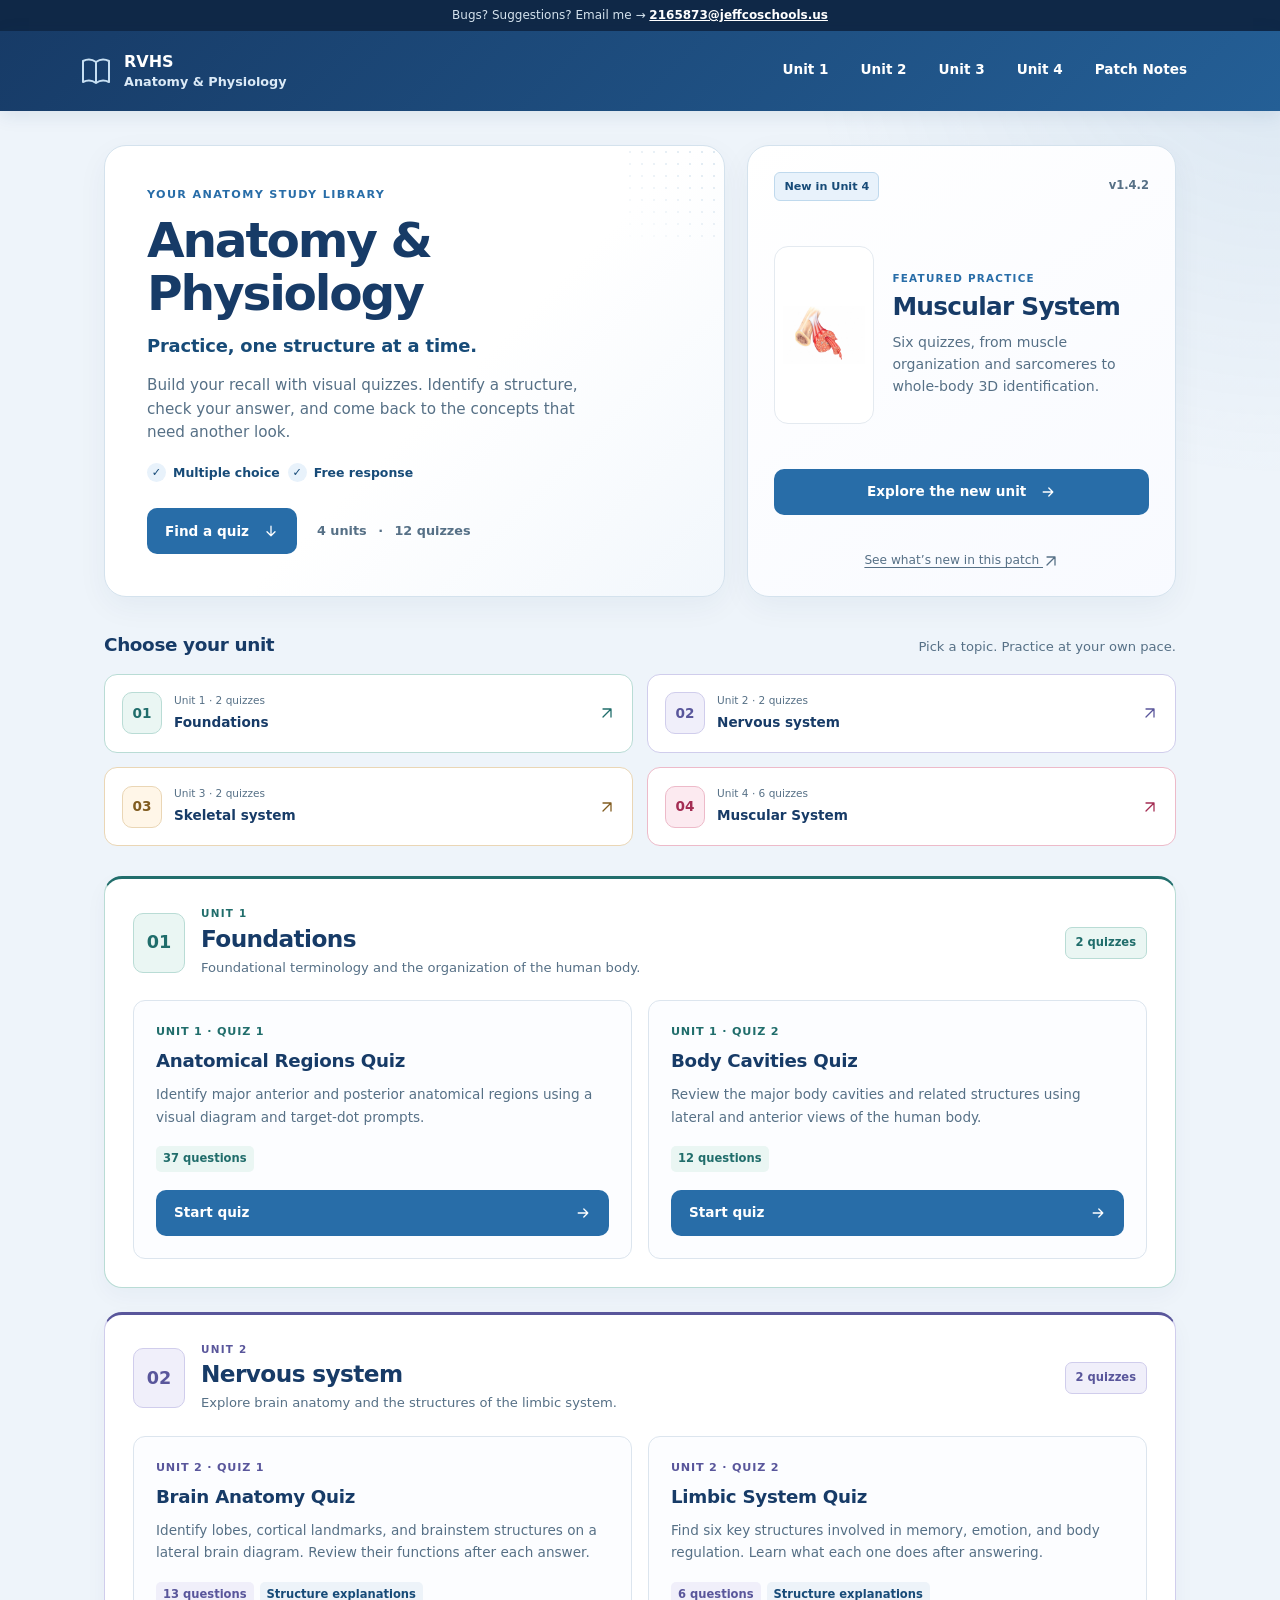
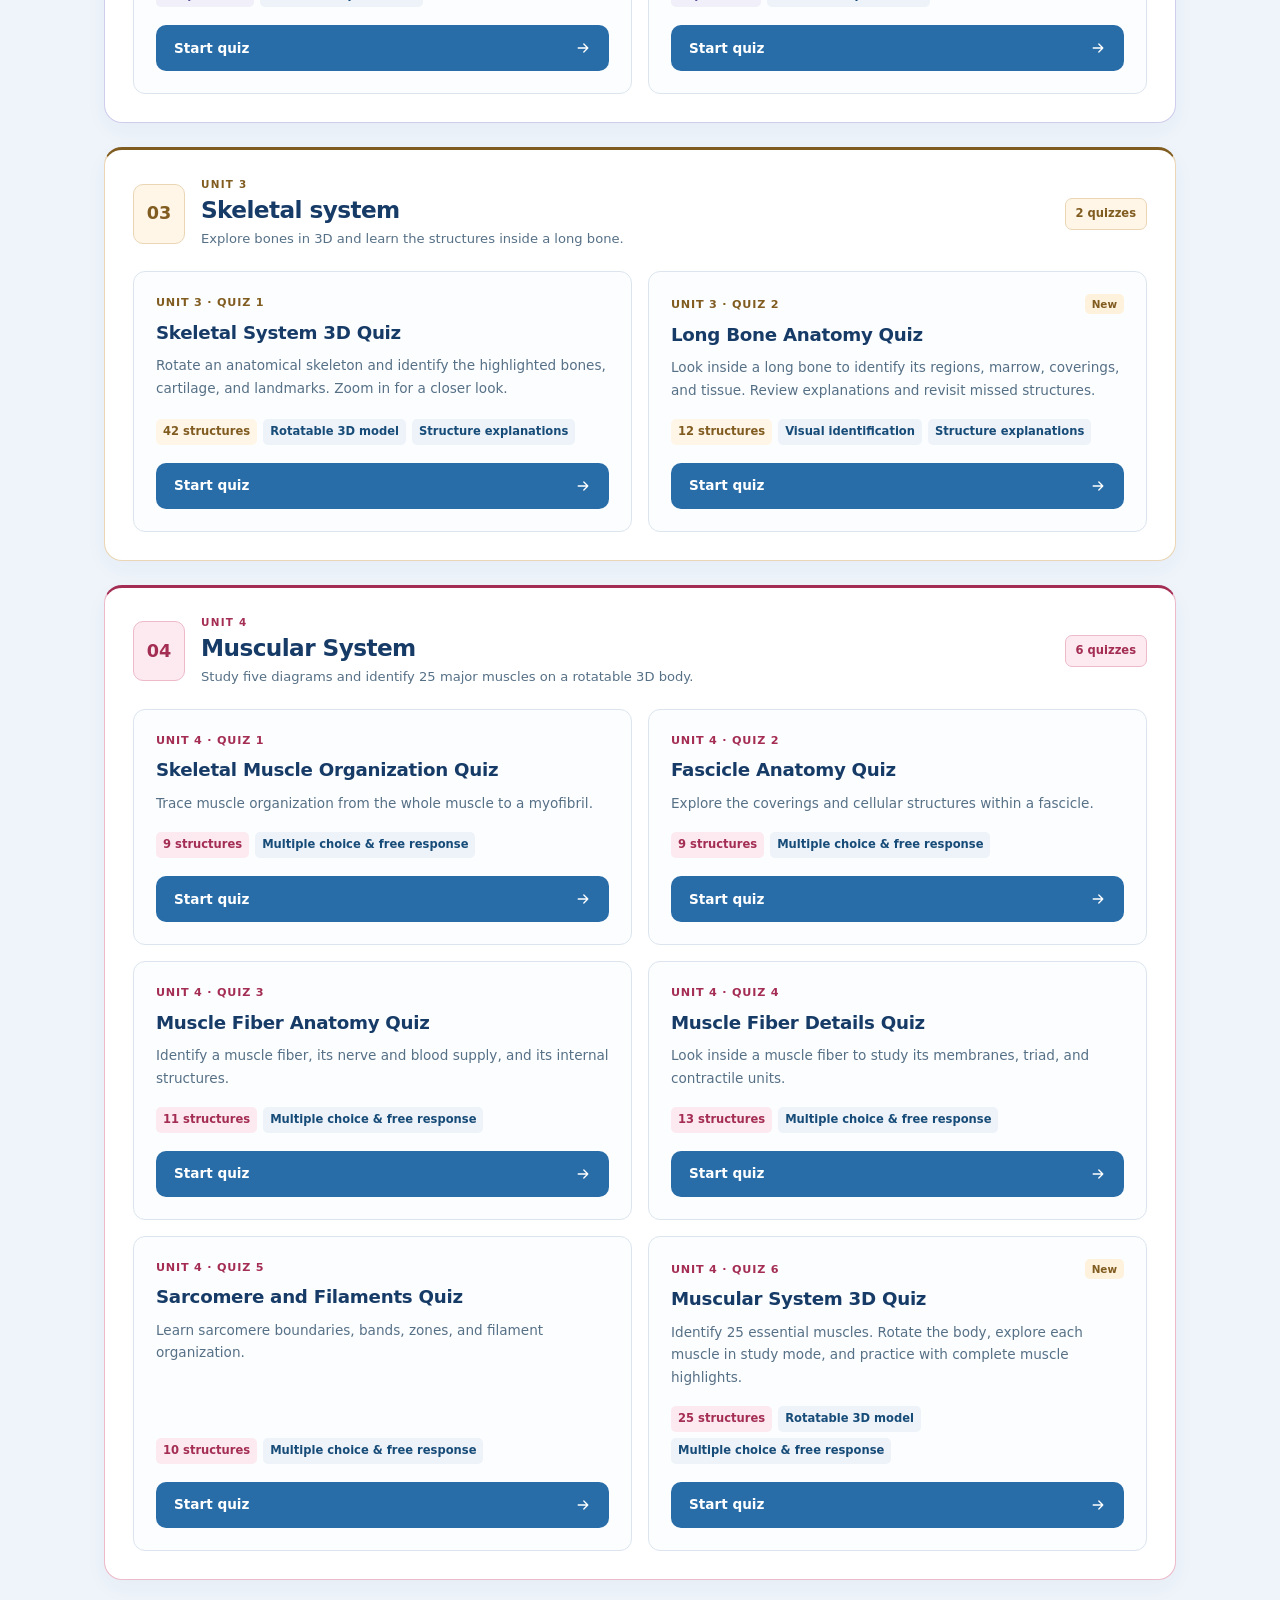
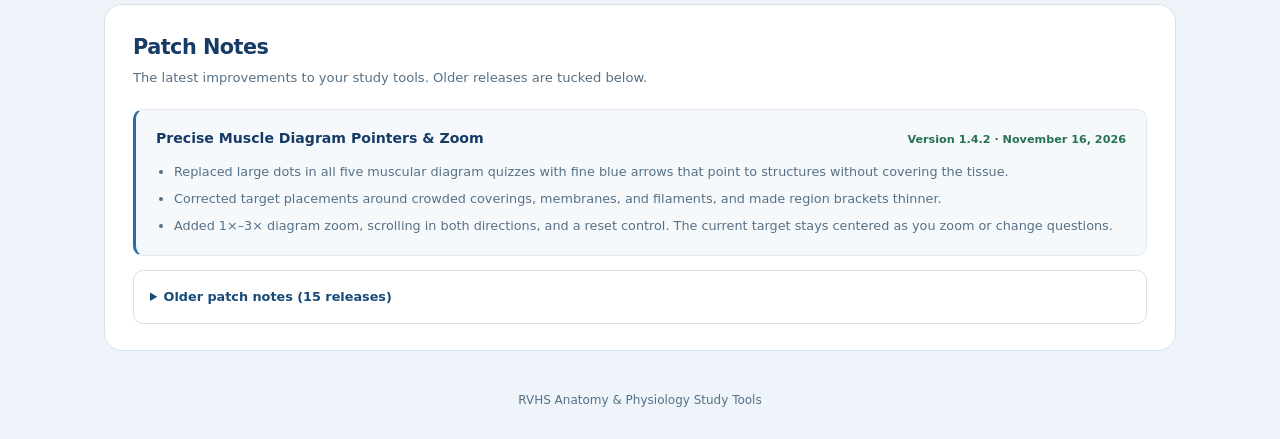
<file: index.html>
<!doctype html>
<html lang="en">
<head>
  <meta charset="utf-8">
  <meta name="viewport" content="width=device-width, initial-scale=1">
  <meta name="theme-color" content="#173b67">
  <title>RVHS Anatomy & Physiology Study Tools</title>

  <link rel="stylesheet" href="assets/styles/site.css?v=1.0.1">
  <link rel="stylesheet" href="assets/styles/homepage.css?v=1.4.1">
</head>

<body class="study-home">
  <a class="skip-link" href="#quiz-library">Skip to quiz library</a>
  <div class="top-banner">
    Bugs? Suggestions? Email me &rarr; <a href="mailto:2165873@jeffcoschools.us">2165873@jeffcoschools.us</a>
  </div>

  <header class="site-header">
    <div class="header-inner">
      <a class="brand" href="./" aria-label="RVHS Anatomy and Physiology home">
        <svg viewBox="0 0 32 32" fill="none" aria-hidden="true"><path d="M16 7C12 4 7 4 3 6v21c4-2 9-2 13 1 4-3 9-3 13-1V6c-4-2-9-2-13 1Zm0 0v21" stroke="currentColor" stroke-width="2" stroke-linejoin="round"/></svg>
        <span>RVHS <span class="brand-sub">Anatomy &amp; Physiology</span></span>
      </a>
      <nav class="nav-links" aria-label="Main navigation">
        <a href="#unit-1">Unit 1</a>
        <a href="#unit-2">Unit 2</a>
        <a href="#unit-3">Unit 3</a>
        <a href="#unit-4">Unit 4</a>
        <a href="#patch-notes">Patch Notes</a>
      </nav>
    </div>
  </header>

  <main>
    <section class="hero" aria-labelledby="page-title">
      <div class="hero-card">
        <span class="eyebrow">Your anatomy study library</span>
        <h1 id="page-title">Anatomy &amp;<br>Physiology <span>Practice, one structure at a time.</span></h1>
        <p>Build your recall with visual quizzes. Identify a structure, check your
          answer, and come back to the concepts that need another look.</p>
        <div class="study-modes" aria-label="Available practice modes">
          <span>Multiple choice</span><span>Free response</span>
        </div>
        <div class="hero-actions">
          <a class="primary-link" href="#quiz-library">Find a quiz <svg class="link-arrow" viewBox="0 0 20 20" fill="none" aria-hidden="true"><path d="M10 4v12m-5-5 5 5 5-5" stroke="currentColor" stroke-width="1.6" stroke-linecap="round" stroke-linejoin="round"/></svg></a>
          <span class="library-count">4 units <span aria-hidden="true">·</span> 12 quizzes</span>
        </div>
      </div>
      <aside class="info-card" aria-labelledby="featured-title">
        <div class="feature-top"><span class="feature-label">New in Unit 4</span><span class="release-label">v1.4.2</span></div>
        <div class="feature-body">
          <div class="feature-image"><img src="muscular-system-quiz/images/muscle-organization.webp" width="1000" height="714" alt="" loading="lazy"></div>
          <div>
            <span class="eyebrow">Featured practice</span>
            <h2 id="featured-title">Muscular System</h2>
            <p>Six quizzes, from muscle organization and sarcomeres to whole-body 3D identification.</p>
          </div>
        </div>
        <a class="quiz-link" href="#unit-4">Explore the new unit <svg class="link-arrow" viewBox="0 0 20 20" fill="none" aria-hidden="true"><path d="M4 10h12m-5-5 5 5-5 5" stroke="currentColor" stroke-width="1.6" stroke-linecap="round" stroke-linejoin="round"/></svg></a>
        <a class="release-link" href="#patch-notes">See what’s new in this patch <svg class="link-arrow" viewBox="0 0 20 20" fill="none" aria-hidden="true"><path d="M5 15 15 5M5 5h10v10" stroke="currentColor" stroke-width="1.6" stroke-linecap="round" stroke-linejoin="round"/></svg></a>
      </aside>
    </section>

    <nav id="quiz-library" class="unit-picker" aria-labelledby="library-heading">
      <div class="library-heading"><h2 id="library-heading">Choose your unit</h2><p>Pick a topic. Practice at your own pace.</p></div>
      <div class="unit-jumps">
        <a class="unit-jump unit-theme-1" href="#unit-1"><span class="jump-number" aria-hidden="true">01</span><span><span class="jump-label">Unit 1 · 2 quizzes</span><strong>Foundations</strong></span><svg class="jump-arrow link-arrow" viewBox="0 0 20 20" fill="none" aria-hidden="true"><path d="M5 15 15 5M5 5h10v10" stroke="currentColor" stroke-width="1.6" stroke-linecap="round" stroke-linejoin="round"/></svg></a>
        <a class="unit-jump unit-theme-2" href="#unit-2"><span class="jump-number" aria-hidden="true">02</span><span><span class="jump-label">Unit 2 · 2 quizzes</span><strong>Nervous system</strong></span><svg class="jump-arrow link-arrow" viewBox="0 0 20 20" fill="none" aria-hidden="true"><path d="M5 15 15 5M5 5h10v10" stroke="currentColor" stroke-width="1.6" stroke-linecap="round" stroke-linejoin="round"/></svg></a>
        <a class="unit-jump unit-theme-3" href="#unit-3"><span class="jump-number" aria-hidden="true">03</span><span><span class="jump-label">Unit 3 · 2 quizzes</span><strong>Skeletal system</strong></span><svg class="jump-arrow link-arrow" viewBox="0 0 20 20" fill="none" aria-hidden="true"><path d="M5 15 15 5M5 5h10v10" stroke="currentColor" stroke-width="1.6" stroke-linecap="round" stroke-linejoin="round"/></svg></a>
        <a class="unit-jump unit-theme-4" href="#unit-4"><span class="jump-number" aria-hidden="true">04</span><span><span class="jump-label">Unit 4 · 6 quizzes</span><strong>Muscular System</strong></span><svg class="jump-arrow link-arrow" viewBox="0 0 20 20" fill="none" aria-hidden="true"><path d="M5 15 15 5M5 5h10v10" stroke="currentColor" stroke-width="1.6" stroke-linecap="round" stroke-linejoin="round"/></svg></a>
      </div>
    </nav>

    <section id="unit-1" class="unit-section unit-theme-1" aria-labelledby="unit-1-heading">
      <div class="section-heading">
        <div class="section-title">
          <span class="unit-number" aria-hidden="true">01</span>
          <div><span class="eyebrow">Unit 1</span><h2 id="unit-1-heading">Foundations</h2><p>Foundational terminology and the organization of the human body.</p></div>
        </div>
        <div class="unit-badge">2 quizzes</div>
      </div>

      <div class="quiz-grid">
        <article class="quiz-card">
          <div class="label">Unit 1 · Quiz 1</div>
          <h3>Anatomical Regions Quiz</h3>
          <p>
            Identify major anterior and posterior anatomical regions using a
            visual diagram and target-dot prompts.
          </p>

          <div class="meta">
            <span>37 questions</span>
          </div>

          <a class="quiz-link" href="anatomy-regions-quiz/" aria-label="Open Anatomical Regions Quiz">Start quiz <svg class="link-arrow" viewBox="0 0 20 20" fill="none" aria-hidden="true"><path d="M4 10h12m-5-5 5 5-5 5" stroke="currentColor" stroke-width="1.6" stroke-linecap="round" stroke-linejoin="round"/></svg></a>
        </article>

        <article class="quiz-card">
          <div class="label">Unit 1 · Quiz 2</div>
          <h3>Body Cavities Quiz</h3>
          <p>
            Review the major body cavities and related structures using lateral
            and anterior views of the human body.
          </p>

          <div class="meta">
            <span>12 questions</span>
          </div>

          <a class="quiz-link" href="body-cavities-quiz/" aria-label="Open Body Cavities Quiz">Start quiz <svg class="link-arrow" viewBox="0 0 20 20" fill="none" aria-hidden="true"><path d="M4 10h12m-5-5 5 5-5 5" stroke="currentColor" stroke-width="1.6" stroke-linecap="round" stroke-linejoin="round"/></svg></a>
        </article>
      </div>
    </section>

    <section id="unit-2" class="unit-section unit-theme-2" aria-labelledby="unit-2-heading">
      <div class="section-heading">
        <div class="section-title">
          <span class="unit-number" aria-hidden="true">02</span>
          <div><span class="eyebrow">Unit 2</span><h2 id="unit-2-heading">Nervous system</h2><p>Explore brain anatomy and the structures of the limbic system.</p></div>
        </div>
        <div class="unit-badge">2 quizzes</div>
      </div>

      <div class="quiz-grid">
        <article class="quiz-card">
          <div class="label">Unit 2 · Quiz 1</div>
          <h3>Brain Anatomy Quiz</h3>
          <p>
            Identify lobes, cortical landmarks, and brainstem structures
            on a lateral brain diagram. Review their functions after each answer.
          </p>

          <div class="meta">
            <span>13 questions</span>
            <span>Structure explanations</span>
          </div>

          <a class="quiz-link" href="brain-lateral-quiz/" aria-label="Open Brain Anatomy Quiz">Start quiz <svg class="link-arrow" viewBox="0 0 20 20" fill="none" aria-hidden="true"><path d="M4 10h12m-5-5 5 5-5 5" stroke="currentColor" stroke-width="1.6" stroke-linecap="round" stroke-linejoin="round"/></svg></a>
        </article>

        <article class="quiz-card">
          <div class="label">Unit 2 · Quiz 2</div>
          <h3>Limbic System Quiz</h3>
          <p>
            Find six key structures involved in memory, emotion, and body
            regulation. Learn what each one does after answering.
          </p>
          <div class="meta">
            <span>6 questions</span>
            <span>Structure explanations</span>
          </div>
          <a class="quiz-link" href="limbic-system-quiz/" aria-label="Open Limbic System Quiz">Start quiz <svg class="link-arrow" viewBox="0 0 20 20" fill="none" aria-hidden="true"><path d="M4 10h12m-5-5 5 5-5 5" stroke="currentColor" stroke-width="1.6" stroke-linecap="round" stroke-linejoin="round"/></svg></a>
        </article>
      </div>
    </section>

    <section id="unit-3" class="unit-section unit-theme-3" aria-labelledby="unit-3-heading">
      <div class="section-heading">
        <div class="section-title">
          <span class="unit-number" aria-hidden="true">03</span>
          <div><span class="eyebrow">Unit 3</span><h2 id="unit-3-heading">Skeletal system</h2><p>Explore bones in 3D and learn the structures inside a long bone.</p></div>
        </div>
        <div class="unit-badge">2 quizzes</div>
      </div>
      <div class="quiz-grid">
        <article class="quiz-card">
          <div class="label">Unit 3 · Quiz 1</div>
          <h3>Skeletal System 3D Quiz</h3>
          <p>Rotate an anatomical skeleton and identify the highlighted bones,
            cartilage, and landmarks. Zoom in for a closer look.</p>
          <div class="meta">
            <span>42 structures</span><span>Rotatable 3D model</span>
            <span>Structure explanations</span>
          </div>
          <a class="quiz-link" href="skeletal-system-quiz/" aria-label="Open Skeletal System 3D Quiz">Start quiz <svg class="link-arrow" viewBox="0 0 20 20" fill="none" aria-hidden="true"><path d="M4 10h12m-5-5 5 5-5 5" stroke="currentColor" stroke-width="1.6" stroke-linecap="round" stroke-linejoin="round"/></svg></a>
        </article>
        <article class="quiz-card">
          <div class="card-top"><div class="label">Unit 3 · Quiz 2</div><span class="new-badge">New</span></div>
          <h3>Long Bone Anatomy Quiz</h3>
          <p>Look inside a long bone to identify its regions, marrow, coverings,
            and tissue. Review explanations and revisit missed structures.</p>
          <div class="meta">
            <span>12 structures</span><span>Visual identification</span>
            <span>Structure explanations</span>
          </div>
          <a class="quiz-link" href="long-bone-quiz/" aria-label="Open Long Bone Anatomy Quiz">Start quiz <svg class="link-arrow" viewBox="0 0 20 20" fill="none" aria-hidden="true"><path d="M4 10h12m-5-5 5 5-5 5" stroke="currentColor" stroke-width="1.6" stroke-linecap="round" stroke-linejoin="round"/></svg></a>
        </article>
      </div>
    </section>

    <section id="unit-4" class="unit-section unit-theme-4" aria-labelledby="unit-4-heading">
      <div class="section-heading">
        <div class="section-title"><span class="unit-number" aria-hidden="true">04</span>
          <div><span class="eyebrow">Unit 4</span><h2 id="unit-4-heading">Muscular System</h2><p>Study five diagrams and identify 25 major muscles on a rotatable 3D body.</p></div>
        </div>
        <div class="unit-badge">6 quizzes</div>
      </div>
      <div class="quiz-grid">
        <article class="quiz-card">
          <div class="label">Unit 4 · Quiz 1</div>
          <h3>Skeletal Muscle Organization Quiz</h3>
          <p>Trace muscle organization from the whole muscle to a myofibril.</p>
          <div class="meta"><span>9 structures</span><span>Multiple choice &amp; free response</span></div>
          <a class="quiz-link" href="muscular-system-quiz/muscle-organization/" aria-label="Open Skeletal Muscle Organization Quiz">Start quiz <svg class="link-arrow" viewBox="0 0 20 20" fill="none" aria-hidden="true"><path d="M4 10h12m-5-5 5 5-5 5" stroke="currentColor" stroke-width="1.6" stroke-linecap="round" stroke-linejoin="round"/></svg></a>
        </article>
        <article class="quiz-card">
          <div class="label">Unit 4 · Quiz 2</div>
          <h3>Fascicle Anatomy Quiz</h3>
          <p>Explore the coverings and cellular structures within a fascicle.</p>
          <div class="meta"><span>9 structures</span><span>Multiple choice &amp; free response</span></div>
          <a class="quiz-link" href="muscular-system-quiz/fascicle-anatomy/" aria-label="Open Fascicle Anatomy Quiz">Start quiz <svg class="link-arrow" viewBox="0 0 20 20" fill="none" aria-hidden="true"><path d="M4 10h12m-5-5 5 5-5 5" stroke="currentColor" stroke-width="1.6" stroke-linecap="round" stroke-linejoin="round"/></svg></a>
        </article>
        <article class="quiz-card">
          <div class="label">Unit 4 · Quiz 3</div>
          <h3>Muscle Fiber Anatomy Quiz</h3>
          <p>Identify a muscle fiber, its nerve and blood supply, and its internal structures.</p>
          <div class="meta"><span>11 structures</span><span>Multiple choice &amp; free response</span></div>
          <a class="quiz-link" href="muscular-system-quiz/muscle-fiber/" aria-label="Open Muscle Fiber Anatomy Quiz">Start quiz <svg class="link-arrow" viewBox="0 0 20 20" fill="none" aria-hidden="true"><path d="M4 10h12m-5-5 5 5-5 5" stroke="currentColor" stroke-width="1.6" stroke-linecap="round" stroke-linejoin="round"/></svg></a>
        </article>
        <article class="quiz-card">
          <div class="label">Unit 4 · Quiz 4</div>
          <h3>Muscle Fiber Details Quiz</h3>
          <p>Look inside a muscle fiber to study its membranes, triad, and contractile units.</p>
          <div class="meta"><span>13 structures</span><span>Multiple choice &amp; free response</span></div>
          <a class="quiz-link" href="muscular-system-quiz/fiber-details/" aria-label="Open Muscle Fiber Details Quiz">Start quiz <svg class="link-arrow" viewBox="0 0 20 20" fill="none" aria-hidden="true"><path d="M4 10h12m-5-5 5 5-5 5" stroke="currentColor" stroke-width="1.6" stroke-linecap="round" stroke-linejoin="round"/></svg></a>
        </article>
        <article class="quiz-card">
          <div class="label">Unit 4 · Quiz 5</div>
          <h3>Sarcomere and Filaments Quiz</h3>
          <p>Learn sarcomere boundaries, bands, zones, and filament organization.</p>
          <div class="meta"><span>10 structures</span><span>Multiple choice &amp; free response</span></div>
          <a class="quiz-link" href="muscular-system-quiz/sarcomere/" aria-label="Open Sarcomere and Filaments Quiz">Start quiz <svg class="link-arrow" viewBox="0 0 20 20" fill="none" aria-hidden="true"><path d="M4 10h12m-5-5 5 5-5 5" stroke="currentColor" stroke-width="1.6" stroke-linecap="round" stroke-linejoin="round"/></svg></a>
        </article>
        <article class="quiz-card">
          <div class="card-top"><div class="label">Unit 4 · Quiz 6</div><span class="new-badge">New</span></div>
          <h3>Muscular System 3D Quiz</h3>
          <p>Identify 25 essential muscles. Rotate the body, explore each muscle in study mode, and practice with complete muscle highlights.</p>
          <div class="meta"><span>25 structures</span><span>Rotatable 3D model</span><span>Multiple choice &amp; free response</span></div>
          <a class="quiz-link" href="muscular-system-3d-quiz/" aria-label="Open Muscular System 3D Quiz">Start quiz <svg class="link-arrow" viewBox="0 0 20 20" fill="none" aria-hidden="true"><path d="M4 10h12m-5-5 5 5-5 5" stroke="currentColor" stroke-width="1.6" stroke-linecap="round" stroke-linejoin="round"/></svg></a>
        </article>
      </div>
    </section>

    <section id="patch-notes" class="patch-notes" aria-labelledby="patch-heading">
      <h2 id="patch-heading">Patch Notes</h2>
      <p class="patch-intro">The latest improvements to your study tools. Older releases are tucked below.</p>

      <div class="patch-list">
        <article class="patch">
          <div class="patch-top"><div class="patch-title">Precise Muscle Diagram Pointers &amp; Zoom</div><div class="patch-version">Version 1.4.2 · <time datetime="2026-11-16">November 16, 2026</time></div></div>
          <ul>
            <li>Replaced large dots in all five muscular diagram quizzes with fine blue arrows that point to structures without covering the tissue.</li>
            <li>Corrected target placements around crowded coverings, membranes, and filaments, and made region brackets thinner.</li>
            <li>Added 1×–3× diagram zoom, scrolling in both directions, and a reset control. The current target stays centered as you zoom or change questions.</li>
          </ul>
        </article>
        <details class="patch-history">
          <summary>Older patch notes (15 releases)</summary>
          <div class="patch-list">
        <article class="patch">
          <div class="patch-top"><div class="patch-title">Muscular System 3D Quiz</div><div class="patch-version">Version 1.4.1 · <time datetime="2026-11-04">November 4, 2026</time></div></div>
          <ul>
            <li>Added a sixth Unit 4 quiz with 25 muscle targets, complete bilateral highlighting, and an interactive study selector.</li>
            <li>Practice with multiple choice or free response, resume saved sessions, and review missed structures.</li>
          </ul>
        </article>

        <article class="patch">
          <div class="patch-top">
            <div class="patch-title">Muscular System Unit</div>
            <div class="patch-version">Version 1.4.0 · <time datetime="2026-11-04">November 4, 2026</time></div>
          </div>
          <ul>
            <li>Added Unit 4: Muscular System with a pinkish-red homepage section and five diagram quizzes covering 52 structures, using the shared blue quiz theme.</li>
            <li>Practice skeletal muscle organization, fascicle anatomy, muscle fibers, fiber details, and sarcomere filaments in multiple-choice or free-response mode.</li>
            <li>Free response accepts concise anatomical names and common variants, including perimysium, T tubule, mitochondria, and Z line.</li>
            <li>Includes unlabeled adaptations of the supplied diagrams, structure explanations, randomized questions, scores, and missed-item practice.</li>
          </ul>
        </article>

        <article class="patch">
          <div class="patch-top">
            <div class="patch-title">Quiz Library Update</div>
            <div class="patch-version">Version 1.3.7 · <time datetime="2026-10-30">October 30, 2026</time></div>
          </div>
          <ul>
            <li>Removed the Neurotransmitter Functions Quiz and its homepage card.</li>
            <li>Refitted Unit 2 into two equal-width cards for Brain Anatomy and Limbic System, with a single-column layout on mobile.</li>
            <li>Updated the library to six quizzes across three units and refreshed the Unit 2 description and quiz counts.</li>
          </ul>
        </article>

        <article class="patch">
          <div class="patch-top">
            <div class="patch-title">Long Bone Anatomy &amp; Study Library Refresh</div>
            <div class="patch-version">Version 1.3.6 · <time datetime="2026-10-10">October 10, 2026</time></div>
          </div>
          <ul>
            <li>Added a Long Bone Anatomy Quiz based on the supplied diagram, covering all 12 unique labeled structures.</li>
            <li>Added randomized multiple-choice and free-response modes, accepted anatomical aliases, scoring, and missed-item practice.</li>
            <li>Used an unlabeled diagram with red target dots and region brackets, plus anatomy explanations after every answer.</li>
            <li>Refreshed the homepage with a featured quiz, quick unit navigation, clearer quiz cards, and subtle teal, indigo, and amber unit accents while keeping the blue site palette.</li>
            <li>Updated Unit 3 to list both skeletal quizzes and kept the latest patch visible with older patch notes collapsed below.</li>
          </ul>
        </article>

        <article class="patch">
          <div class="patch-top">
            <div class="patch-title">Skeletal System: Bundled False Rib Repair</div>
            <div class="patch-version">Version 1.3.5 · <time datetime="2026-10-03">October 3, 2026</time></div>
          </div>
          <ul>
            <li>Bundled all six lower costal-cartilage sections directly into the model data, connecting rib pairs 8–10 on both sides.</li>
            <li>Kept the connections visible during exploration and false-rib questions; floating ribs 11–12 retain free anterior ends.</li>
            <li>Updated both model-data URLs and quiz modules together so the repair loads as one version.</li>
            <li>Added regression checks for bundled geometry, attachment overlap, and highlight visibility.</li>
            <li>Preserved the refreshed website design, tailbone repair, free-response names, saved progress, and multiple-choice randomization.</li>
          </ul>
        </article>

        <article class="patch">
          <div class="patch-top">
            <div class="patch-title">Accessible Quiz Interaction &amp; Results</div>
            <div class="patch-version">Version 1.3.4 · <time datetime="2026-10-03">October 3, 2026</time></div>
          </div>
          <ul>
            <li>Standardized default, hover, pressed, selected, correct, incorrect, disabled, and keyboard-focus states across every quiz.</li>
            <li>Paired answer feedback with icons and text, unified question count, total, and mode progress, and added reduced-motion-safe success animation.</li>
            <li>Added compact score rings, score-based encouragement, and prioritized actions to practice missed items, retry, or return to the quiz library.</li>
            <li>Restored the skeletal quiz’s cartilage attachments for false ribs 8–10; floating ribs 11–12 remain unattached.</li>
          </ul>
        </article>

        <article class="patch">
          <div class="patch-top">
            <div class="patch-title">Site-wide Visual Refresh</div>
            <div class="patch-version">Version 1.3.3 · <time datetime="2026-10-02">October 2, 2026</time></div>
          </div>
          <ul>
            <li>Added a shared design system so the homepage and all quizzes use a consistent brand palette, typography, spacing, corners, shadows, and motion.</li>
            <li>Standardized headers, cards, score displays, progress indicators, and answer feedback, with one blue color scheme and consistent MCQ/FRQ mode selectors across the site.</li>
            <li>Kept quiz behavior unchanged and preserved the specialized diagram positioning and 3D skeletal viewer layout.</li>
            <li>Improved responsive and reduced-motion behavior for a more consistent experience across screen sizes and accessibility preferences.</li>
          </ul>
        </article>

        <article class="patch">
          <div class="patch-top">
            <div class="patch-title">Skeletal System: False Rib Connections</div>
            <div class="patch-version">Version 1.3.2 · <time datetime="2026-10-02">October 2, 2026</time></div>
          </div>
          <ul>
            <li>Fixed the disconnected front ends of ribs 8–10 by adding their missing costal cartilage connections on both sides.</li>
            <li>Each lower cartilage joins the cartilage above it, connecting these ribs indirectly to the sternum.</li>
            <li>Included the new sections in the costal-cartilage highlight; ribs 11–12 correctly retain free anterior ends.</li>
            <li>Preserved the tailbone fix, free-response aliases, saved progress, and multiple-choice answer randomization.</li>
          </ul>
        </article>

        <article class="patch">
          <div class="patch-top">
            <div class="patch-title">Skeletal System: Tailbone Fix &amp; Usability</div>
            <div class="patch-version">Version 1.3.1 · <time datetime="2026-10-01">October 1, 2026</time></div>
          </div>
          <ul>
            <li>Fixed the floating tailbone by anchoring the coccyx model to the actual lower tip of the sacrum.</li>
            <li>Verified case-insensitive free response and expanded accepted common anatomical names.</li>
            <li>Added optional saved-session resume, preserving the current question and the existing multiple-choice order.</li>
            <li>Added a reset-view button, remembered viewing preferences, and mobile shortcuts between the model and question.</li>
            <li>Added the submitted answer to incorrect-answer feedback and missed-structure review.</li>
            <li>Left multiple-choice distractor selection and answer-position randomization unchanged.</li>
            <li>Updated release numbering to the 1.x.x format, starting with Version 1.1.0.</li>
          </ul>
        </article>

        <article class="patch">
          <div class="patch-top">
            <div class="patch-title">Unit 3: Interactive 3D Skeletal System</div>
            <div class="patch-version">Version 1.3.0 · <time datetime="2026-10-01">October 1, 2026</time></div>
          </div>
          <ul>
            <li>Added a rotatable anatomical skeleton quiz covering 42 unique structures.</li>
            <li>Added multiple-choice and free-response modes, with randomized questions and four newly shuffled choices.</li>
            <li>Added orange highlights for bones, bone groups, openings, cartilage, and landmarks.</li>
            <li>Included false ribs (8–12), with floating ribs (11–12) identified as a subset.</li>
            <li>Added target close-ups, front/back/side views, zoom controls, and an optional X-ray view.</li>
            <li>Added location and function blurbs after every answer, plus missed-structure practice.</li>
            <li>Standardized anatomical spellings and removed anterior/posterior list duplicates.</li>
            <li>Included the model and rendering files with the quiz; no external model download is needed.</li>
          </ul>
        </article>

        <article class="patch">
          <div class="patch-top">
            <div class="patch-title">Unit 2: Neurotransmitter Functions</div>
            <div class="patch-version">Version 1.2.2 · <time datetime="2026-09-25">September 25, 2026</time></div>
          </div>
          <ul>
            <li>Added the Neurotransmitter Functions Quiz as Unit 2 Quiz 3.</li>
            <li>Added 14 randomized definition-matching questions in both four-choice and free-response modes.</li>
            <li>Multiple-choice distractors are freshly selected from the complete term list and all four answer positions are reshuffled for every question.</li>
            <li>Covered glutamate, dopamine, endorphins, epinephrine, GABA, serotonin, histamine, norepinephrine, oxytocin, adenosine, endocannabinoids, Substance P, nitric oxide, and acetylcholine.</li>
            <li>Added scoring, progress tracking, keyboard controls, responsive mobile layout, and an extra review fact after every answer.</li>
            <li>Updated the Unit 2 homepage count and navigation link.</li>
          </ul>
        </article>

        <article class="patch">
          <div class="patch-top">
            <div class="patch-title">Unit 2: Limbic System &amp; Structure Functions</div>
            <div class="patch-version">Version 1.2.1 · <time datetime="2026-09-21">September 21, 2026</time></div>
          </div>
          <ul>
            <li>Added the Limbic System Quiz to Unit 2 with six red-dot identification questions.</li>
            <li>Included randomized multiple-choice and free-response modes, hidden diagram labels, scoring, and keyboard controls.</li>
            <li>Added short function explanations for all 13 Brain Anatomy Quiz structures and all six Limbic System Quiz structures.</li>
            <li>Explanations appear after correct and incorrect answers in both modes and clear when the next question begins.</li>
            <li>Updated the homepage so both nervous system quizzes are listed together under Unit 2.</li>
          </ul>
        </article>

        <article class="patch">
          <div class="patch-top">
            <div class="patch-title">Unit 2: Brain Anatomy</div>
            <div class="patch-version">Version 1.2.0 · <time datetime="2026-09-14">September 14, 2026</time></div>
          </div>
          <ul>
            <li>Added Unit 2 to the study site.</li>
            <li>Added the Brain Anatomy Quiz with 13 lateral-view identification questions.</li>
            <li>Added cerebral lobe identification: frontal, parietal, temporal, and occipital lobes.</li>
            <li>Added cortical landmarks: precentral gyrus, precentral sulcus, central sulcus, postcentral gyrus, and lateral sulcus.</li>
            <li>Corrected the precentral gyrus target to the pink band and placed the precentral sulcus target at the blue–pink boundary.</li>
            <li>Added pons, medulla, cerebellum, and spinal cord identification.</li>
            <li>Multiple-choice distractors stay within related anatomical categories while showing four choices per question.</li>
            <li>Added free-response aliases for common alternative names and spelling formats.</li>
          </ul>
        </article>

        <article class="patch">
          <div class="patch-top">
            <div class="patch-title">Unit 1 Expansion</div>
            <div class="patch-version">Version 1.1.1 · <time datetime="2026-08-28">August 28, 2026</time></div>
          </div>
          <ul>
            <li>Added the new Body Cavities Quiz with 12 visual-identification questions.</li>
            <li>Added Frontal and Antebrachial to the Anatomical Regions Quiz.</li>
            <li>Expanded the Anatomical Regions Quiz from 35 to 37 questions.</li>
            <li>Added accepted free-response aliases for common spelling variations.</li>
            <li>Updated the homepage to organize both quizzes under Unit 1.</li>
          </ul>
        </article>

        <article class="patch">
          <div class="patch-top">
            <div class="patch-title">Initial Anatomical Regions Release</div>
            <div class="patch-version">Version 1.1.0 · <time datetime="2026-08-24">August 24, 2026</time></div>
          </div>
          <ul>
            <li>Launched the Anatomical Regions Quiz.</li>
            <li>Added randomized multiple-choice and free-response modes.</li>
            <li>Included anterior and posterior regional anatomy questions.</li>
            <li>Added scoring, keyboard controls, reshuffling, and responsive design.</li>
          </ul>
        </article>
          </div>
        </details>
      </div>
    </section>
  </main>

  <footer>
    RVHS Anatomy &amp; Physiology Study Tools
  </footer>
</body>
</html>
</file>
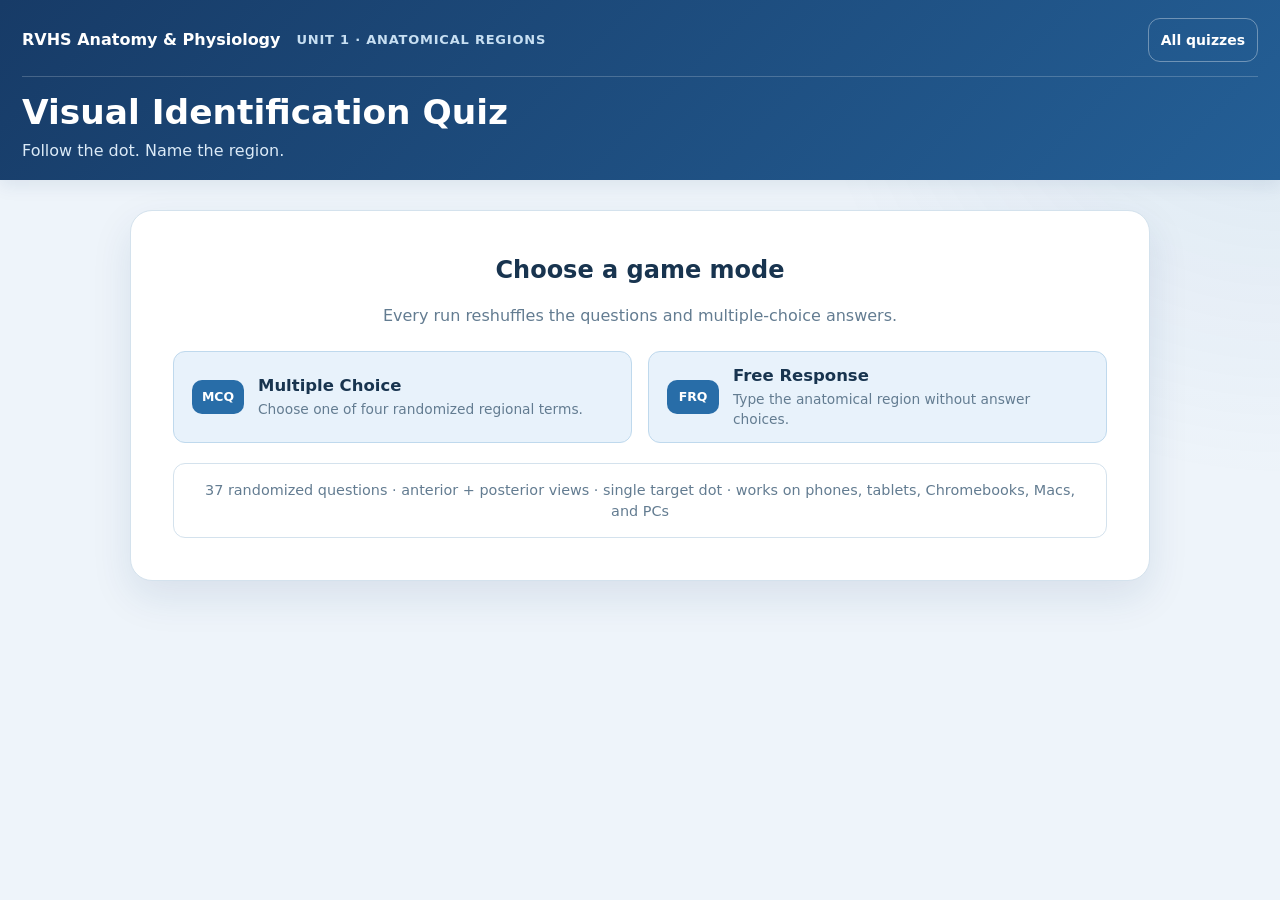
<file: anatomy-regions-quiz/index.html>
<!doctype html>
<html lang="en">
<head>
  <meta charset="utf-8">
  <meta name="viewport" content="width=device-width, initial-scale=1">
  <meta name="theme-color" content="#173b67">
  <title>Anatomical Regions Quiz</title>

  <style>
    :root {
      color-scheme: light;
      --bg: #edf3f8;
      --card: #ffffff;
      --navy: #17324d;
      --navy-2: #234b70;
      --text: #18324b;
      --muted: #6b7f91;
      --border: #d9e4ec;
      --teal: #13a3a1;
      --teal-dark: #0d8584;
      --teal-soft: #e7f8f7;
      --red: #e64949;
      --red-soft: #fff0f0;
      --green: #23845a;
      --green-soft: #e8f7ef;
      --purple: #7258a7;
      --purple-soft: #f4f0fb;
      --shadow: 0 12px 35px rgba(23, 50, 77, 0.08);
      --radius-lg: 24px;
      --radius-md: 18px;
      --radius-btn: 18px;
    }

    * {
      box-sizing: border-box;
    }

    html {
      min-width: 320px;
      background: var(--bg);
    }

    body {
      margin: 0;
      min-height: 100%;
      background: var(--bg);
      color: var(--text);
      font-family:
        Inter, ui-sans-serif, system-ui, -apple-system, BlinkMacSystemFont,
        "Segoe UI", sans-serif;
      line-height: 1.45;
    }

    button,
    input {
      font: inherit;
    }

    button {
      -webkit-tap-highlight-color: transparent;
    }

    .hidden {
      display: none !important;
    }

    .app {
      width: 100%;
      min-height: 100%;
    }

    .site-header {
      background: var(--navy);
      color: white;
      padding: clamp(18px, 3vw, 30px) clamp(18px, 4vw, 44px);
    }

    .header-inner {
      width: min(1080px, 100%);
      margin: 0 auto;
      display: flex;
      align-items: center;
      justify-content: space-between;
      gap: 18px;
    }

    .eyebrow {
      margin: 0 0 3px;
      color: #9edfdc;
      font-size: 0.75rem;
      font-weight: 800;
      letter-spacing: 0.12em;
    }

    h1 {
      margin: 0;
      font-size: clamp(1.45rem, 3vw, 2.1rem);
      line-height: 1.1;
    }

    .header-sub {
      margin: 6px 0 0;
      color: #d7e7f3;
      font-size: clamp(0.85rem, 2vw, 1rem);
    }

    .score-chip {
      flex: 0 0 auto;
      min-width: 72px;
      padding: 9px 14px;
      border-radius: 999px;
      background: var(--navy-2);
      color: white;
      text-align: center;
      font-weight: 800;
    }

    main {
      width: min(1080px, 100%);
      margin: 0 auto;
      padding: clamp(16px, 3vw, 30px);
    }

    .card {
      background: var(--card);
      border: 1px solid var(--border);
      border-radius: var(--radius-lg);
      box-shadow: var(--shadow);
    }

    .menu-card {
      padding: clamp(22px, 5vw, 42px);
      text-align: center;
    }

    .menu-card h2,
    .quiz-card h2,
    .results-card h2 {
      margin: 0;
      color: var(--text);
    }

    .muted {
      color: var(--muted);
    }

    .mode-grid {
      display: grid;
      grid-template-columns: repeat(2, minmax(0, 1fr));
      gap: 16px;
      margin-top: 24px;
    }

    .rounded-button {
      appearance: none;
      width: 100%;
      min-height: 58px;
      border: 2px solid var(--border);
      border-radius: var(--radius-btn);
      background: #f8fbfd;
      color: var(--text);
      padding: 12px 18px;
      cursor: pointer;
      font-weight: 750;
      transition:
        background-color 120ms ease,
        border-color 120ms ease,
        color 120ms ease,
        transform 90ms ease,
        box-shadow 120ms ease;
    }

    .rounded-button:hover {
      background: var(--teal-soft);
      border-color: var(--teal);
      box-shadow: 0 8px 20px rgba(19, 163, 161, 0.12);
    }

    .rounded-button:focus-visible {
      outline: 4px solid rgba(19, 163, 161, 0.25);
      outline-offset: 3px;
      border-color: var(--teal);
    }

    .rounded-button:active,
    .rounded-button.key-pressed {
      transform: translateY(2px) scale(0.992);
      background: #c7eeeb;
      border-color: var(--teal-dark);
    }

    .rounded-button:disabled {
      cursor: default;
      opacity: 0.8;
      box-shadow: none;
    }

    .mode-button {
      min-height: 92px;
      display: flex;
      align-items: center;
      gap: 14px;
      text-align: left;
    }

    .mode-button.mc {
      background: var(--blue-soft);
      border-color: #bfd9ed;
    }

    .mode-button.free {
      background: var(--blue-soft);
      border-color: #bfd9ed;
    }

    .mode-button.free:hover {
      background: #dcebf8;
      border-color: var(--blue);
    }

    .key-badge {
      flex: 0 0 auto;
      min-width: 42px;
      min-height: 34px;
      display: inline-grid;
      place-items: center;
      border-radius: 10px;
      padding: 5px 8px;
      background: var(--blue);
      color: white;
      font-size: 0.78rem;
      font-weight: 850;
    }

    .mode-button.free .key-badge {
      background: var(--blue);
    }

    .mode-title {
      display: block;
      font-size: 1.03rem;
      margin-bottom: 2px;
    }

    .mode-desc {
      display: block;
      color: var(--muted);
      font-size: 0.86rem;
      font-weight: 500;
    }

    .features {
      margin: 20px 0 0;
      padding: 16px 18px;
      border: 1px solid var(--border);
      border-radius: var(--radius-md);
      color: var(--muted);
      font-size: 0.9rem;
    }

    .quiz-meta {
      display: flex;
      align-items: center;
      justify-content: space-between;
      gap: 12px;
      margin: 0 4px 8px;
      color: var(--muted);
      font-size: 0.82rem;
      font-weight: 800;
      letter-spacing: 0.04em;
    }

    .progress-track {
      width: 100%;
      height: 9px;
      margin-bottom: 14px;
      overflow: hidden;
      border-radius: 999px;
      background: #dfe9f1;
    }

    .progress-fill {
      width: 0%;
      height: 100%;
      background: var(--teal);
      border-radius: inherit;
      transition: width 200ms ease;
    }

    .quiz-card {
      padding: clamp(15px, 3vw, 24px);
    }

    .question-heading {
      text-align: center;
      margin-bottom: 10px;
    }

    .question-heading h2 {
      font-size: clamp(1.08rem, 2.6vw, 1.45rem);
    }

    .question-heading p {
      margin: 4px 0 0;
      font-size: 0.86rem;
    }

    .diagram-panel {
      width: 100%;
      border-radius: var(--radius-md);
      background: #f8fbfd;
      padding: clamp(8px, 2vw, 14px);
      display: flex;
      justify-content: center;
      overflow: hidden;
    }

    .diagram-wrap {
      position: relative;
      display: inline-block;
      width: min(100%, 645px);
      line-height: 0;
    }

    .diagram-wrap img {
      display: block;
      width: 100%;
      height: auto;
      user-select: none;
      -webkit-user-drag: none;
    }

    .target-dot {
      position: absolute;
      width: clamp(15px, 2.7vw, 20px);
      aspect-ratio: 1;
      transform: translate(-50%, -50%);
      border: 4px solid white;
      border-radius: 50%;
      background: var(--red);
      box-shadow: 0 2px 8px rgba(0, 0, 0, 0.25);
      pointer-events: none;
    }

    .answers {
      display: grid;
      grid-template-columns: repeat(2, minmax(0, 1fr));
      gap: 12px;
      margin-top: 14px;
    }

    .answer-button {
      min-height: 60px;
      display: flex;
      align-items: center;
      gap: 12px;
      text-align: left;
    }

    .answer-button .key-badge {
      min-width: 36px;
      min-height: 32px;
      border-radius: 9px;
    }

    .answer-button.correct {
      background: var(--green-soft);
      border-color: #54aa7e;
      color: var(--green);
    }

    .answer-button.wrong {
      background: var(--red-soft);
      border-color: #e26a6a;
      color: #a73535;
    }

    .free-row {
      margin-top: 14px;
      display: grid;
      grid-template-columns: minmax(0, 1fr) auto;
      gap: 12px;
      align-items: stretch;
    }

    .free-row input {
      min-width: 0;
      min-height: 56px;
      border: 2px solid var(--border);
      border-radius: var(--radius-btn);
      background: #f8fbfd;
      color: var(--text);
      padding: 10px 14px;
      font-size: 1rem;
    }

    .free-row input:focus {
      outline: 4px solid rgba(19, 163, 161, 0.18);
      border-color: var(--teal);
    }

    .submit-button {
      width: auto;
      min-width: 140px;
      background: var(--teal-soft);
      border-color: #bfe8e5;
    }

    .feedback {
      min-height: 48px;
      margin-top: 12px;
      display: flex;
      align-items: center;
      justify-content: center;
      border-radius: 14px;
      padding: 10px 14px;
      text-align: center;
      font-weight: 750;
    }

    .feedback:empty {
      min-height: 0;
      margin-top: 0;
      padding: 0;
    }

    .feedback.correct {
      background: var(--green-soft);
      color: var(--green);
    }

    .feedback.wrong {
      background: var(--red-soft);
      color: #a73535;
    }

    .feedback.neutral {
      background: #f5f8fa;
      color: var(--muted);
    }

    .nav-row {
      display: flex;
      align-items: center;
      justify-content: space-between;
      gap: 12px;
      margin-top: 12px;
    }

    .nav-row .rounded-button {
      width: auto;
      min-width: 145px;
    }

    .next-button {
      background: #edf2f6;
    }

    .results-card {
      padding: clamp(28px, 6vw, 52px);
      text-align: center;
    }

    .score-big {
      margin: 10px 0 0;
      color: var(--teal);
      font-size: clamp(3rem, 10vw, 5rem);
      font-weight: 900;
      line-height: 1;
    }

    .results-actions {
      display: grid;
      grid-template-columns: repeat(2, minmax(0, 1fr));
      gap: 12px;
      max-width: 650px;
      margin: 24px auto 0;
    }

    .play-again {
      background: var(--teal-soft);
      border-color: #bfe8e5;
    }

    .screen-reader-only {
      position: absolute !important;
      width: 1px !important;
      height: 1px !important;
      padding: 0 !important;
      margin: -1px !important;
      overflow: hidden !important;
      clip: rect(0, 0, 0, 0) !important;
      white-space: nowrap !important;
      border: 0 !important;
    }

    @media (max-width: 650px) {
      .site-header {
        padding: 17px 16px;
      }

      .header-inner {
        align-items: flex-start;
      }

      main {
        padding: 14px;
      }

      .mode-grid,
      .answers,
      .results-actions {
        grid-template-columns: 1fr;
      }

      .free-row {
        grid-template-columns: 1fr;
      }

      .submit-button {
        width: 100%;
      }

      .nav-row {
        flex-direction: column-reverse;
      }

      .nav-row .rounded-button {
        width: 100%;
      }

      .answer-button {
        min-height: 56px;
      }
    }

    @media (prefers-reduced-motion: reduce) {
      *,
      *::before,
      *::after {
        scroll-behavior: auto !important;
        transition: none !important;
        animation: none !important;
      }
    }
  </style>
  <link rel="stylesheet" href="../assets/styles/site.css?v=1.0.1">
  <link rel="stylesheet" href="../assets/styles/quiz-interactions.css">
</head>

<body>
<div class="app">
  <header class="site-header">
    <div class="quiz-header">
      <nav class="quiz-header-nav" aria-label="Quiz navigation">
        <a class="quiz-brand" href="../">RVHS Anatomy &amp; Physiology</a>
        <span class="quiz-breadcrumb">Unit 1 · Anatomical regions</span>
        <a class="all-quizzes-link" href="../#unit-1">All quizzes</a>
      </nav>
      <div class="quiz-heading-row">
        <div class="quiz-heading">
          <h1>Visual Identification Quiz</h1>
          <p class="header-sub">Follow the dot. Name the region.</p>
        </div>
        <div id="scoreChip" class="score-chip hidden" aria-label="Current score">0</div>
      </div>
    </div>
  </header>

  <main>
    <section id="menuScreen" class="card menu-card">
      <h2>Choose a game mode</h2>
      <p class="muted">Every run reshuffles the questions and multiple-choice answers.</p>

      <div class="mode-grid">
        <button id="mcModeButton" class="rounded-button mode-button mc" type="button">
          <span class="key-badge" aria-hidden="true">MCQ</span>
          <span>
            <span class="mode-title">Multiple Choice</span>
            <span class="mode-desc">Choose one of four randomized regional terms.</span>
          </span>
        </button>

        <button id="freeModeButton" class="rounded-button mode-button free" type="button">
          <span class="key-badge" aria-hidden="true">FRQ</span>
          <span>
            <span class="mode-title">Free Response</span>
            <span class="mode-desc">Type the anatomical region without answer choices.</span>
          </span>
        </button>
      </div>

      <div class="features">
        37 randomized questions · anterior + posterior views · single target dot · works on phones, tablets, Chromebooks, Macs, and PCs
      </div>
    </section>

    <section id="quizScreen" class="hidden" aria-labelledby="questionTitle">
      <div class="quiz-meta">
        <span id="questionCount">QUESTION 1 OF 37</span>
        <span id="viewLabel">ANTERIOR VIEW</span>
        <span id="modeLabel" class="mode-label">Multiple choice</span>
      </div>

      <div class="progress-track" aria-hidden="true">
        <div id="progressFill" class="progress-fill"></div>
      </div>

      <div class="card quiz-card">
        <div class="question-heading">
          <h2 id="questionTitle">Which anatomical region is marked by the dot?</h2>
          <p class="muted">The red dot sits where the original leader line points.</p>
        </div>

        <div class="diagram-panel">
          <div class="diagram-wrap">
            <img
              src="quiz_diagram.png"
              alt="Anterior and posterior anatomical regional diagram without visible region labels"
              draggable="false"
            >
            <div id="targetDot" class="target-dot" aria-hidden="true"></div>
          </div>
        </div>

        <div id="mcAnswers" class="answers" aria-label="Answer choices"></div>

        <form id="freeForm" class="free-row hidden" autocomplete="off">
          <label class="screen-reader-only" for="freeAnswer">Your answer</label>
          <input
            id="freeAnswer"
            type="text"
            inputmode="text"
            enterkeyhint="done"
            placeholder="Type the anatomical region"
            aria-describedby="feedback"
          >
          <button id="submitButton" class="rounded-button submit-button" type="submit">
            Submit ↵
          </button>
        </form>

        <div id="feedback" class="feedback" aria-live="polite"></div>

        <div class="nav-row">
          <button id="changeModeButton" class="rounded-button" type="button">
            Change Mode
          </button>
          <button id="nextButton" class="rounded-button next-button" type="button" disabled>
            Next Question ↵
          </button>
        </div>
      </div>
    </section>

    <section id="resultsScreen" class="card results-card hidden" aria-labelledby="resultsTitle">
      <h2 id="resultsTitle">Quiz Complete</h2>
      <div id="percentScore" class="score-big">0%</div>
      <p id="rawScore" style="font-weight: 800; font-size: 1.2rem; margin-bottom: 5px;"></p>
      <p id="resultMessage" class="muted"></p>

      <div class="results-actions">
        <button id="practiceMissedButton" class="rounded-button practice-missed" type="button">Practice missed items</button>
        <button id="playAgainButton" class="rounded-button play-again" type="button">
          Shuffle &amp; Play Again ↵
        </button>
        <button id="resultsModeButton" class="rounded-button" type="button">
          Change Mode
        </button>
      <a class="quiz-library-action" href="../index.html#quizzes">Return to quiz library</a>
      </div>
    </section>
  </main>
</div>

<script>
(() => {
  "use strict";

  const IMAGE_WIDTH = 645;
  const IMAGE_HEIGHT = 780;

  const REGIONS = [
    // Anterior
    { answer: "Frontal",      view: "Anterior",  point: [128, 48] },
    { answer: "Nasal",        view: "Anterior",  point: [136, 84] },
    { answer: "Oral",         view: "Anterior",  point: [137, 101] },
    { answer: "Cervical",     view: "Anterior",  point: [123, 128] },
    { answer: "Acromial",     view: "Anterior",  point: [61, 150] },
    { answer: "Thoracic",     view: "Anterior",  point: [105, 211] },
    { answer: "Brachial",     view: "Anterior",  point: [45, 247] },
    { answer: "Antecubital",  view: "Anterior",  point: [38, 278], aliases: ["ante cubital"] },
    { answer: "Antebrachial", view: "Anterior",  point: [32, 330], aliases: ["ante brachial", "antebracial"] },
    { answer: "Abdominal",    view: "Anterior",  point: [129, 322] },
    { answer: "Umbilical",    view: "Anterior",  point: [136, 342] },
    { answer: "Carpal",       view: "Anterior",  point: [18, 380] },
    { answer: "Digital",      view: "Anterior",  point: [16, 418], aliases: ["digits"] },
    { answer: "Pubic",        view: "Anterior",  point: [126, 421] },
    { answer: "Patellar",     view: "Anterior",  point: [100, 549] },
    { answer: "Crural (leg)", view: "Anterior",  point: [101, 607], aliases: ["crural"] },
    { answer: "Tarsal",       view: "Anterior",  point: [96, 711] },

    { answer: "Orbital",      view: "Anterior",  point: [153, 69] },
    { answer: "Buccal",       view: "Anterior",  point: [155, 101] },
    { answer: "Sternal",      view: "Anterior",  point: [141, 168] },
    { answer: "Axillary",     view: "Anterior",  point: [207, 207] },
    { answer: "Pelvic",       view: "Anterior",  point: [164, 365] },
    { answer: "Coxal",        view: "Anterior",  point: [204, 405] },
    { answer: "Inguinal",     view: "Anterior",  point: [158, 414] },
    { answer: "Femoral",      view: "Anterior",  point: [177, 487], id: "femoral_anterior" },
    { answer: "Fibular",      view: "Anterior",  point: [206, 616] },

    // Posterior
    { answer: "Cephalic",     view: "Posterior", point: [489, 69], aliases: ["cephallic"] },
    { answer: "Occipital",    view: "Posterior", point: [515, 84] },
    { answer: "Deltoid",      view: "Posterior", point: [526, 160] },
    { answer: "Scapular",     view: "Posterior", point: [544, 205] },
    { answer: "Vertebral",    view: "Posterior", point: [503, 278] },
    { answer: "Lumbar",       view: "Posterior", point: [531, 324] },
    { answer: "Sacral",       view: "Posterior", point: [503, 360] },
    { answer: "Gluteal",      view: "Posterior", point: [555, 414] },
    { answer: "Femoral",      view: "Posterior", point: [466, 480], id: "femoral_posterior" },
    { answer: "Popliteal",    view: "Posterior", point: [536, 546] },
    { answer: "Sural",        view: "Posterior", point: [535, 626] }
  ];

  const els = {
    menu: document.getElementById("menuScreen"),
    quiz: document.getElementById("quizScreen"),
    results: document.getElementById("resultsScreen"),
    scoreChip: document.getElementById("scoreChip"),
    mcModeButton: document.getElementById("mcModeButton"),
    freeModeButton: document.getElementById("freeModeButton"),
    questionCount: document.getElementById("questionCount"),
    modeLabel: document.getElementById("modeLabel"),
    viewLabel: document.getElementById("viewLabel"),
    progressFill: document.getElementById("progressFill"),
    targetDot: document.getElementById("targetDot"),
    mcAnswers: document.getElementById("mcAnswers"),
    freeForm: document.getElementById("freeForm"),
    freeAnswer: document.getElementById("freeAnswer"),
    submitButton: document.getElementById("submitButton"),
    feedback: document.getElementById("feedback"),
    changeModeButton: document.getElementById("changeModeButton"),
    nextButton: document.getElementById("nextButton"),
    percentScore: document.getElementById("percentScore"),
    rawScore: document.getElementById("rawScore"),
    resultMessage: document.getElementById("resultMessage"),
    practiceMissedButton: document.getElementById("practiceMissedButton"),
    playAgainButton: document.getElementById("playAgainButton"),
    resultsModeButton: document.getElementById("resultsModeButton")
  };

  let mode = null;
  let deck = [];
  let index = 0;
  let score = 0;
  let missedQuestions = [];
  let answered = false;
  let currentChoices = [];
  let selectedChoice = null;
  const keysDown = new Set();

  function shuffle(array) {
    const copy = [...array];
    for (let i = copy.length - 1; i > 0; i--) {
      const j = Math.floor(Math.random() * (i + 1));
      [copy[i], copy[j]] = [copy[j], copy[i]];
    }
    return copy;
  }

  function normalizeAnswer(text) {
    return text
      .toLowerCase()
      .trim()
      .replace(/\bregion\b/g, " ")
      .replace(/[^a-z0-9]+/g, " ")
      .trim()
      .replace(/\s+/g, " ");
  }

  function currentQuestion() {
    return deck[index];
  }

  function showOnly(screen) {
    els.menu.classList.toggle("hidden", screen !== "menu");
    els.quiz.classList.toggle("hidden", screen !== "quiz");
    els.results.classList.toggle("hidden", screen !== "results");
    els.scoreChip.classList.toggle("hidden", screen !== "quiz");
    window.scrollTo({ top: 0, behavior: "auto" });
  }

  function startQuiz(nextMode = mode) {
    mode = nextMode || "mc";
    deck = shuffle(REGIONS.map(item => ({ ...item })));
    index = 0;
    score = 0;
    missedQuestions = [];
    answered = false;
    currentChoices = [];
    selectedChoice = null;
    showOnly("quiz");
    renderQuestion();
  }

  function renderQuestion() {
    if (index >= deck.length) {
      showResults();
      return;
    }

    answered = false;
    selectedChoice = null;

    const q = currentQuestion();
    els.questionCount.textContent = `QUESTION ${index + 1} OF ${deck.length}`;
    els.modeLabel.textContent = mode === "mc" ? "Multiple choice" : "Free response";
    els.viewLabel.textContent = `${q.view.toUpperCase()} VIEW`;
    els.progressFill.style.width = `${((index + 1) / deck.length) * 100}%`;
    els.scoreChip.textContent = index ? `${score}/${index}` : "0";

    const [x, y] = q.point;
    els.targetDot.style.left = `${(x / IMAGE_WIDTH) * 100}%`;
    els.targetDot.style.top = `${(y / IMAGE_HEIGHT) * 100}%`;

    clearFeedback();
    els.nextButton.disabled = true;
    els.nextButton.classList.remove("key-pressed");

    if (mode === "mc") {
      els.mcAnswers.classList.remove("hidden");
      els.freeForm.classList.add("hidden");
      buildChoices(q);
    } else {
      els.mcAnswers.classList.add("hidden");
      els.mcAnswers.replaceChildren();
      els.freeForm.classList.remove("hidden");
      els.freeAnswer.disabled = false;
      els.freeAnswer.value = "";
      els.submitButton.disabled = false;
      requestAnimationFrame(() => els.freeAnswer.focus());
    }
  }

  function buildChoices(q) {
    const allAnswers = [...new Set(REGIONS.map(item => item.answer))];
    const distractorPool = allAnswers.filter(answer => answer !== q.answer);
    const distractors = shuffle(distractorPool).slice(0, 3);
    currentChoices = shuffle([...distractors, q.answer]);

    els.mcAnswers.replaceChildren();

    currentChoices.forEach((choice, i) => {
      const button = document.createElement("button");
      button.type = "button";
      button.className = "rounded-button answer-button";
      button.dataset.choice = choice;
      button.dataset.index = String(i);
      button.setAttribute("aria-label", `Answer ${i + 1}: ${choice}`);

      const badge = document.createElement("span");
      badge.className = "key-badge";
      badge.setAttribute("aria-hidden", "true");
      badge.textContent = String(i + 1);

      const label = document.createElement("span");
      label.textContent = choice;

      button.append(badge, label);
      button.addEventListener("click", () => submitChoice(choice));
      els.mcAnswers.append(button);
    });
  }

  function answerButtons() {
    return [...els.mcAnswers.querySelectorAll(".answer-button")];
  }

  function submitChoice(choice) {
    if (answered || mode !== "mc") return;
    selectedChoice = choice;
    const selectedButton = answerButtons().find(button => button.dataset.choice === choice);
    if (selectedButton) { selectedButton.classList.add("selected"); selectedButton.setAttribute("aria-pressed", "true"); }
    evaluate(choice === currentQuestion().answer);
  }

  function submitFreeResponse() {
    if (answered || mode !== "free") return;

    const typed = els.freeAnswer.value;
    if (!typed.trim()) {
      setFeedback("Type an answer before submitting.", "neutral");
      els.freeAnswer.focus();
      return;
    }

    const q = currentQuestion();
    const accepted = new Set([
      normalizeAnswer(q.answer),
      ...(q.aliases || []).map(normalizeAnswer)
    ]);

    evaluate(accepted.has(normalizeAnswer(typed)));
  }

  function evaluate(isCorrect) {
    if (answered) return;

    answered = true;
    const q = currentQuestion();

    if (isCorrect) {
      score += 1;
      setFeedback(`Correct — ${q.answer}. Press Enter for the next question.`, "correct");
    } else {
      missedQuestions.push(q);
      setFeedback(`Incorrect. The correct answer is ${q.answer}. Press Enter to continue.`, "wrong");
    }

    if (mode === "mc") {
      answerButtons().forEach(button => {
        const choice = button.dataset.choice;
        if (choice === q.answer) {
          button.classList.add("correct");
        } else if (!isCorrect && choice === selectedChoice) {
          button.classList.add("wrong");
        }
        button.disabled = true;
        button.classList.remove("key-pressed");
      });
    } else {
      els.freeAnswer.disabled = true;
      els.submitButton.disabled = true;
      els.submitButton.classList.remove("key-pressed");
    }

    els.nextButton.disabled = false;
    els.scoreChip.textContent = `${score}/${index + 1}`;
    els.nextButton.focus({ preventScroll: true });
  }

  function setFeedback(message, kind) {
    els.feedback.textContent = message;
    els.feedback.className = `feedback ${kind}`;
  }

  function clearFeedback() {
    els.feedback.textContent = "";
    els.feedback.className = "feedback";
  }

  function nextQuestion() {
    if (!answered) return;
    index += 1;
    renderQuestion();
  }

  function showMenu() {
    mode = null;
    keysDown.clear();
    showOnly("menu");
    els.scoreChip.classList.add("hidden");
  }

  function showResults() {
    showOnly("results");
    const pct = deck.length ? Math.round((score / deck.length) * 100) : 0;
    els.percentScore.textContent = `${pct}%`;
    els.percentScore.style.setProperty("--score", pct);
    els.practiceMissedButton.disabled = missedQuestions.length === 0;
    els.rawScore.textContent = `${score} of ${deck.length} correct`;

    if (pct >= 90) {
      els.resultMessage.textContent = "Excellent recall.";
    } else if (pct >= 70) {
      els.resultMessage.textContent = "Strong run — keep sharpening the region names.";
    } else {
      els.resultMessage.textContent = "Another shuffle will help reinforce the regions.";
    }

    els.playAgainButton.focus({ preventScroll: true });
  }

  // Mouse/touch buttons already receive visual feedback through :hover/:active.
  // These helpers add the same visual "pressed" state to keyboard shortcuts.
  function pressElement(element) {
    if (element && !element.disabled) {
      element.classList.add("key-pressed");
    }
  }

  function releaseElement(element) {
    if (element) {
      element.classList.remove("key-pressed");
    }
  }

  document.addEventListener("keydown", event => {
    const key = event.key;
    if (keysDown.has(key)) return;

    const onQuiz = !els.quiz.classList.contains("hidden");
    const onResults = !els.results.classList.contains("hidden");

    if (onQuiz && mode === "mc" && !answered && /^[1-4]$/.test(key)) {
      keysDown.add(key);
      const button = answerButtons()[Number(key) - 1];
      pressElement(button);
      event.preventDefault();
      return;
    }

    if (onQuiz && (key === "Enter")) {
      // Let Enter submit the free-response form when the text field has focus.
      if (!answered && mode === "free") {
        keysDown.add(key);
        pressElement(els.submitButton);
        event.preventDefault();
        return;
      }

      if (answered) {
        keysDown.add(key);
        pressElement(els.nextButton);
        event.preventDefault();
        return;
      }
    }

    if (onResults && key === "Enter") {
      keysDown.add(key);
      pressElement(els.playAgainButton);
      event.preventDefault();
    }
  });

  document.addEventListener("keyup", event => {
    const key = event.key;
    keysDown.delete(key);

    const onQuiz = !els.quiz.classList.contains("hidden");
    const onResults = !els.results.classList.contains("hidden");

    if (onQuiz && mode === "mc" && !answered && /^[1-4]$/.test(key)) {
      const button = answerButtons()[Number(key) - 1];
      releaseElement(button);
      if (button) submitChoice(button.dataset.choice);
      event.preventDefault();
      return;
    }

    if (onQuiz && key === "Enter") {
      if (!answered && mode === "free") {
        releaseElement(els.submitButton);
        submitFreeResponse();
        event.preventDefault();
        return;
      }

      if (answered) {
        releaseElement(els.nextButton);
        nextQuestion();
        event.preventDefault();
        return;
      }
    }

    if (onResults && key === "Enter") {
      releaseElement(els.playAgainButton);
      startQuiz();
      event.preventDefault();
    }
  });

  els.freeForm.addEventListener("submit", event => {
    event.preventDefault();
    submitFreeResponse();
  });

  els.mcModeButton.addEventListener("click", () => startQuiz("mc"));
  els.freeModeButton.addEventListener("click", () => startQuiz("free"));
  els.changeModeButton.addEventListener("click", showMenu);
  els.resultsModeButton.addEventListener("click", showMenu);
  els.nextButton.addEventListener("click", nextQuestion);
  function practiceMissedItems() {
    if (!missedQuestions.length) return;
    deck = shuffle(missedQuestions.map(item => ({ ...item })));
    missedQuestions = [];
    index = 0;
    score = 0;
    answered = false;
    selectedChoice = null;
    showOnly("quiz");
    renderQuestion();
  }

  els.practiceMissedButton.addEventListener("click", practiceMissedItems);
  els.playAgainButton.addEventListener("click", () => startQuiz());

  showMenu();
})();
</script>
</body>
</html>
</file>
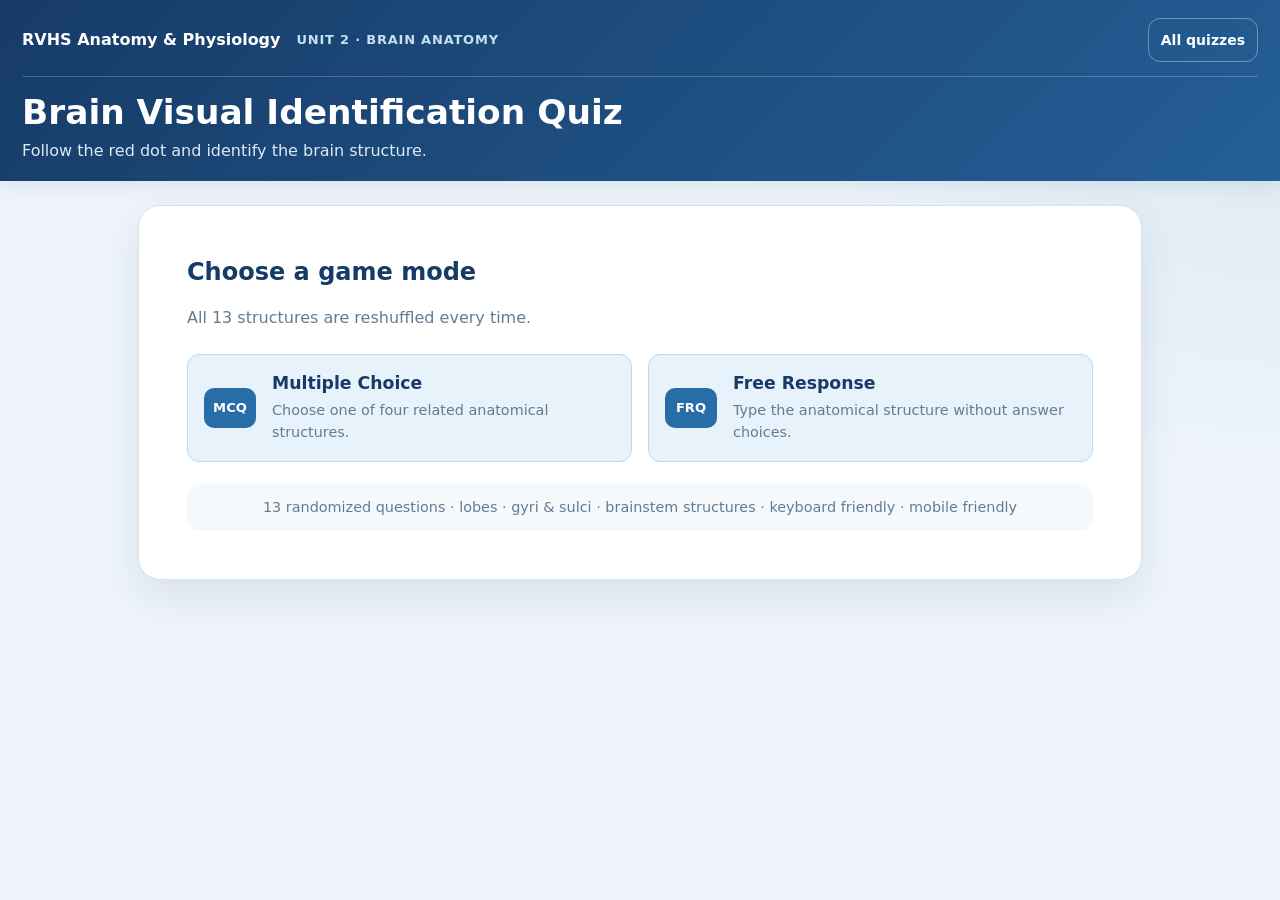
<file: brain-lateral-quiz/index.html>
<!doctype html>
<html lang="en">
<head>
  <meta charset="utf-8">
  <meta name="viewport" content="width=device-width, initial-scale=1">
  <meta name="theme-color" content="#173b67">
  <title>Brain Visual Identification Quiz</title>
  <style>
    :root {
      --bg: #eef4fa;
      --surface: #fff;
      --navy: #173b67;
      --blue: #286da8;
      --blue-dark: #174b78;
      --blue-soft: #e8f2fb;
      --text: #18344f;
      --muted: #6d8192;
      --border: #d4e2ed;
      --green: #24744f;
      --green-soft: #e6f6ed;
      --red: #e23d3d;
      --red-soft: #fdecec;
      --shadow: 0 16px 40px rgba(23,59,103,.10);
      --radius-lg: 24px;
      --radius-md: 18px;
      --radius-btn: 14px;
    }

    * { box-sizing: border-box; }

    html { background: var(--bg); }

    body {
      margin: 0;
      min-height: 100vh;
      background:
        radial-gradient(circle at top right, rgba(40,109,168,.10), transparent 30rem),
        var(--bg);
      color: var(--text);
      font-family: Inter, ui-sans-serif, system-ui, -apple-system, BlinkMacSystemFont, "Segoe UI", sans-serif;
      line-height: 1.5;
    }

    button, input { font: inherit; }
    button { color: inherit; }

    .hidden { display: none !important; }

    .site-header {
      background: linear-gradient(135deg, var(--navy), #245f96);
      color: #fff;
      padding: 20px 22px;
      box-shadow: 0 4px 18px rgba(23,59,103,.16);
    }

    .header-inner {
      width: min(1040px, 100%);
      margin: 0 auto;
      display: flex;
      justify-content: space-between;
      align-items: center;
      gap: 20px;
    }

    .eyebrow {
      margin: 0 0 3px;
      color: #cfe5f7;
      font-size: .76rem;
      font-weight: 850;
      letter-spacing: .12em;
    }

    h1 {
      margin: 0;
      font-size: clamp(1.55rem, 4vw, 2.35rem);
      line-height: 1.12;
    }

    .header-sub { margin: 5px 0 0; color: #e4eff8; }

    .header-right {
      display: flex;
      align-items: center;
      gap: 12px;
      flex: 0 0 auto;
    }

    .home-link {
      color: #fff;
      font-weight: 750;
      text-decoration: none;
    }

    .home-link:hover { text-decoration: underline; }

    .score-chip {
      min-width: 55px;
      padding: 8px 12px;
      border: 1px solid rgba(255,255,255,.35);
      border-radius: 999px;
      background: rgba(255,255,255,.13);
      text-align: center;
      font-weight: 850;
    }

    main {
      width: min(1040px, 100%);
      margin: 0 auto;
      padding: 24px 18px 52px;
    }

    .card {
      background: var(--surface);
      border: 1px solid var(--border);
      border-radius: var(--radius-lg);
      box-shadow: var(--shadow);
    }

    .menu-card { padding: clamp(26px, 5vw, 48px); }

    h2 { margin: 0; color: var(--navy); }
    .muted { color: var(--muted); }

    .mode-grid {
      display: grid;
      grid-template-columns: repeat(2, minmax(0, 1fr));
      gap: 16px;
      margin-top: 24px;
    }

    .rounded-button {
      width: 100%;
      border: 2px solid var(--border);
      border-radius: var(--radius-btn);
      background: #fff;
      padding: 13px 16px;
      font-weight: 780;
      cursor: pointer;
      transition: transform 120ms ease, box-shadow 120ms ease, border-color 120ms ease;
    }

    .rounded-button:hover:not(:disabled) {
      transform: translateY(-1px);
      border-color: #a9c7df;
      box-shadow: 0 8px 18px rgba(23,59,103,.10);
    }

    .rounded-button:focus-visible, input:focus-visible {
      outline: 4px solid rgba(40,109,168,.20);
      outline-offset: 2px;
    }

    .rounded-button:disabled { cursor: default; opacity: .66; }
    .rounded-button.key-pressed { transform: translateY(2px) scale(.99); }

    .mode-button {
      min-height: 108px;
      display: flex;
      align-items: center;
      gap: 16px;
      text-align: left;
      background: #fbfdff;
    }

    .mode-button.mc { border-color: #bfd9ed; }
    .mode-button.free { border-color: #c8d9e8; }

    .key-badge {
      display: inline-grid;
      place-items: center;
      min-width: 52px;
      min-height: 40px;
      padding: 4px 8px;
      border-radius: 10px;
      background: var(--blue-soft);
      color: var(--blue-dark);
      font-size: .82rem;
      font-weight: 900;
    }

    .mode-title { display: block; color: var(--navy); font-size: 1.08rem; }
    .mode-desc { display: block; margin-top: 3px; color: var(--muted); font-size: .9rem; font-weight: 500; }

    .features {
      margin-top: 22px;
      border-radius: 14px;
      background: #f6f9fc;
      padding: 13px 15px;
      color: var(--muted);
      text-align: center;
      font-size: .9rem;
    }

    .quiz-meta {
      display: flex;
      justify-content: space-between;
      gap: 16px;
      margin-bottom: 8px;
      color: var(--blue-dark);
      font-size: .78rem;
      font-weight: 850;
      letter-spacing: .07em;
    }

    .progress-track {
      height: 8px;
      margin-bottom: 14px;
      overflow: hidden;
      border-radius: 999px;
      background: #dce8f2;
    }

    .progress-fill { height: 100%; width: 0; background: var(--blue); transition: width 180ms ease; }

    .quiz-card { padding: clamp(18px, 4vw, 32px); }
    .question-heading { text-align: center; }
    .question-heading p { margin: 5px 0 16px; }

    .diagram-panel {
      border-radius: var(--radius-md);
      background: #fff;
      padding: clamp(6px, 1.5vw, 12px);
      display: flex;
      justify-content: center;
      overflow: hidden;
      border: 1px solid #e4edf5;
    }

    .diagram-wrap {
      position: relative;
      display: inline-block;
      width: min(100%, 780px);
      line-height: 0;
      overflow: hidden;
      background: #fff;
    }

    .diagram-wrap img {
      display: block;
      width: 100%;
      height: auto;
      user-select: none;
      -webkit-user-drag: none;
    }

    .mask { position: absolute; z-index: 2; pointer-events: none; background: #fff; }

    .target-dot {
      position: absolute;
      z-index: 5;
      width: clamp(15px, 2.3vw, 21px);
      aspect-ratio: 1;
      transform: translate(-50%, -50%);
      border: 4px solid #fff;
      border-radius: 50%;
      background: var(--red);
      box-shadow: 0 2px 8px rgba(0,0,0,.32);
      pointer-events: none;
    }

    .answers {
      display: grid;
      grid-template-columns: repeat(2, minmax(0, 1fr));
      gap: 12px;
      margin-top: 14px;
    }

    .answer-button {
      min-height: 60px;
      display: flex;
      align-items: center;
      gap: 12px;
      text-align: left;
    }

    .answer-button .key-badge { min-width: 36px; min-height: 32px; }
    .answer-button.correct { background: var(--green-soft); border-color: #55aa7e; color: var(--green); }
    .answer-button.wrong { background: var(--red-soft); border-color: #e26a6a; color: #a73535; }

    .free-row {
      margin-top: 14px;
      display: grid;
      grid-template-columns: minmax(0, 1fr) auto;
      gap: 12px;
    }

    .free-row input {
      min-width: 0;
      min-height: 56px;
      border: 2px solid var(--border);
      border-radius: var(--radius-btn);
      background: #f8fbfe;
      color: var(--text);
      padding: 10px 14px;
    }

    .submit-button { width: auto; min-width: 140px; background: var(--blue-soft); border-color: #bfd9ed; }

    .feedback {
      min-height: 48px;
      margin-top: 12px;
      display: flex;
      align-items: center;
      justify-content: center;
      border-radius: 14px;
      padding: 10px 14px;
      text-align: center;
      font-weight: 760;
    }

    .structure-blurb { margin: 12px 0 0; padding: 14px 16px; border-left: 4px solid var(--blue); border-radius: 10px; background: var(--blue-soft); color: var(--text); line-height: 1.6; }
    .structure-blurb:empty { display: none; }

    .feedback:empty { min-height: 0; margin-top: 0; padding: 0; }
    .feedback.correct { background: var(--green-soft); color: var(--green); }
    .feedback.wrong { background: var(--red-soft); color: #a73535; }
    .feedback.neutral { background: #f5f8fb; color: var(--muted); }

    .nav-row { display: flex; justify-content: space-between; gap: 12px; margin-top: 12px; }
    .nav-row .rounded-button { width: auto; min-width: 145px; }
    .next-button { background: #edf3f8; }

    .results-card { padding: clamp(28px, 6vw, 52px); text-align: center; }
    .score-big { margin: 10px 0 0; color: var(--blue); font-size: clamp(3rem, 10vw, 5rem); font-weight: 900; line-height: 1; }
    .results-actions { display: grid; grid-template-columns: repeat(2, minmax(0, 1fr)); gap: 12px; max-width: 650px; margin: 24px auto 0; }
    .play-again { background: var(--blue-soft); border-color: #bfd9ed; }

    .screen-reader-only {
      position: absolute !important;
      width: 1px !important;
      height: 1px !important;
      padding: 0 !important;
      margin: -1px !important;
      overflow: hidden !important;
      clip: rect(0,0,0,0) !important;
      white-space: nowrap !important;
      border: 0 !important;
    }

    @media (max-width: 700px) {
      .site-header { padding: 17px 16px; }
      .header-inner { align-items: flex-start; }
      .header-right { flex-direction: column; align-items: flex-end; }
      main { padding: 14px; }
      .mode-grid, .answers, .results-actions { grid-template-columns: 1fr; }
      .free-row { grid-template-columns: 1fr; }
      .submit-button, .nav-row .rounded-button { width: 100%; }
      .nav-row { flex-direction: column-reverse; }
      .answer-button { min-height: 56px; }
    }

    @media (prefers-reduced-motion: reduce) {
      *, *::before, *::after { transition: none !important; }
    }
  </style>
  <link rel="stylesheet" href="../assets/styles/site.css?v=1.0.1">
  <link rel="stylesheet" href="../assets/styles/quiz-interactions.css">
</head>
<body>
  <header class="site-header">
    <div class="quiz-header">
      <nav class="quiz-header-nav" aria-label="Quiz navigation">
        <a class="quiz-brand" href="../">RVHS Anatomy &amp; Physiology</a>
        <span class="quiz-breadcrumb">Unit 2 · Brain anatomy</span>
        <a class="all-quizzes-link" href="../#unit-2">All quizzes</a>
      </nav>
      <div class="quiz-heading-row">
        <div class="quiz-heading">
          <h1>Brain Visual Identification Quiz</h1>
          <p class="header-sub">Follow the red dot and identify the brain structure.</p>
        </div>
        <div id="scoreChip" class="score-chip hidden" aria-label="Current score">0</div>
      </div>
    </div>
  </header>

  <main>
    <section id="menuScreen" class="card menu-card">
      <h2>Choose a game mode</h2>
      <p class="muted">All 13 structures are reshuffled every time.</p>
      <div class="mode-grid">
        <button id="mcModeButton" class="rounded-button mode-button mc" type="button">
          <span class="key-badge" aria-hidden="true">MCQ</span>
          <span><span class="mode-title">Multiple Choice</span><span class="mode-desc">Choose one of four related anatomical structures.</span></span>
        </button>
        <button id="freeModeButton" class="rounded-button mode-button free" type="button">
          <span class="key-badge" aria-hidden="true">FRQ</span>
          <span><span class="mode-title">Free Response</span><span class="mode-desc">Type the anatomical structure without answer choices.</span></span>
        </button>
      </div>
      <div class="features">13 randomized questions · lobes · gyri &amp; sulci · brainstem structures · keyboard friendly · mobile friendly</div>
    </section>

    <section id="quizScreen" class="hidden" aria-labelledby="questionTitle">
      <div class="quiz-meta"><span id="questionCount">QUESTION 1 OF 13</span><span id="categoryLabel">BRAIN ANATOMY</span><span id="modeLabel" class="mode-label">Multiple choice</span></div>
      <div class="progress-track" aria-hidden="true"><div id="progressFill" class="progress-fill"></div></div>
      <div class="card quiz-card">
        <div class="question-heading">
          <h2 id="questionTitle">Which brain structure is marked by the red dot?</h2>
          <p class="muted">The printed anatomical labels are hidden.</p>
        </div>
        <div class="diagram-panel">
          <div class="diagram-wrap">
            <img src="brain-lateral.png" alt="Lateral view diagram of the human brain" draggable="false">

            <!-- Masks cover the labels printed on the original 1500 × 1600 diagram. -->
            <div class="mask" style="left:20.3%;top:20.2%;width:12.9%;height:5.9%"></div>
            <div class="mask" style="left:38.2%;top:15.7%;width:14.2%;height:5.3%"></div>
            <div class="mask" style="left:64.1%;top:20.1%;width:13.8%;height:6.0%"></div>
            <div class="mask" style="left:1.5%;top:32.9%;width:13.2%;height:5.0%"></div>
            <div class="mask" style="left:82.7%;top:32.9%;width:16.2%;height:5.0%"></div>
            <div class="mask" style="left:85.3%;top:48.6%;width:13.9%;height:6.4%"></div>
            <div class="mask" style="left:1.3%;top:60.7%;width:16.5%;height:4.6%"></div>
            <div class="mask" style="left:12.5%;top:66.7%;width:15.2%;height:4.7%"></div>
            <div class="mask" style="left:31.8%;top:72.8%;width:7.7%;height:4.0%"></div>
            <div class="mask" style="left:31.8%;top:76.4%;width:9.5%;height:4.1%"></div>
            <div class="mask" style="left:83.5%;top:66.8%;width:16.3%;height:5.0%"></div>
            <div class="mask" style="left:84.1%;top:72.8%;width:15.8%;height:5.0%"></div>

            <div id="targetDot" class="target-dot" aria-hidden="true"></div>
          </div>
        </div>

        <div id="mcAnswers" class="answers" aria-label="Answer choices"></div>
        <form id="freeForm" class="free-row hidden" autocomplete="off">
          <label class="screen-reader-only" for="freeAnswer">Your answer</label>
          <input id="freeAnswer" type="text" inputmode="text" enterkeyhint="done" placeholder="Type the brain structure" aria-describedby="feedback">
          <button id="submitButton" class="rounded-button submit-button" type="submit">Submit ↵</button>
        </form>
        <div id="feedback" class="feedback" aria-live="polite"></div>
        <div id="structureBlurb" class="structure-blurb" aria-live="polite" aria-atomic="true"></div>
        <div class="nav-row">
          <button id="changeModeButton" class="rounded-button" type="button">Change Mode</button>
          <button id="nextButton" class="rounded-button next-button" type="button" disabled>Next Question ↵</button>
        </div>
      </div>
    </section>

    <section id="resultsScreen" class="card results-card hidden" aria-labelledby="resultsTitle">
      <h2 id="resultsTitle">Quiz Complete</h2>
      <div id="percentScore" class="score-big">0%</div>
      <p id="rawScore" style="font-weight:800;font-size:1.2rem;margin-bottom:5px"></p>
      <p id="resultMessage" class="muted"></p>
      <div class="results-actions">
        <button id="practiceMissedButton" class="rounded-button practice-missed" type="button">Practice missed items</button>
        <button id="playAgainButton" class="rounded-button play-again" type="button">Shuffle &amp; Play Again ↵</button>
        <button id="resultsModeButton" class="rounded-button" type="button">Change Mode</button>
      <a class="quiz-library-action" href="../index.html#quizzes">Return to quiz library</a>
      </div>
    </section>
  </main>

  <script>
  (() => {
    "use strict";

    const IMAGE_WIDTH = 1500;
    const IMAGE_HEIGHT = 1600;

    const QUESTIONS = [
      {
        answer: "Precentral gyrus",
        point: [650, 570],
        group: "cortex",
        category: "GYRI & SULCI",
        aliases: ["pre central gyrus", "pre-central gyrus", "precentral"]
      },
      {
        answer: "Precentral sulcus",
        point: [590, 570],
        group: "cortex",
        category: "GYRI & SULCI",
        aliases: ["pre central sulcus", "pre-central sulcus"]
      },
      {
        answer: "Central sulcus",
        point: [708, 535],
        group: "cortex",
        category: "GYRI & SULCI",
        aliases: ["central groove"]
      },
      {
        answer: "Postcentral gyrus",
        point: [790, 505],
        group: "cortex",
        category: "GYRI & SULCI",
        aliases: ["post central gyrus", "post-central gyrus", "postcentral"]
      },
      {
        answer: "Lateral sulcus",
        point: [575, 804],
        group: "cortex",
        category: "GYRI & SULCI",
        aliases: ["lateral fissure", "sylvian fissure", "sylvian sulcus"]
      },
      { answer: "Frontal lobe", point: [430, 625], group: "lobes", category: "CEREBRAL LOBES", aliases: ["frontal"] },
      { answer: "Parietal lobe", point: [960, 625], group: "lobes", category: "CEREBRAL LOBES", aliases: ["parietal"] },
      { answer: "Occipital lobe", point: [1110, 820], group: "lobes", category: "CEREBRAL LOBES", aliases: ["occipital"] },
      { answer: "Temporal lobe", point: [700, 925], group: "lobes", category: "CEREBRAL LOBES", aliases: ["temporal"] },
      { answer: "Pons", point: [820, 1110], group: "brainstem", category: "BRAINSTEM & OTHER", aliases: [] },
      { answer: "Medulla", point: [824, 1158], group: "brainstem", category: "BRAINSTEM & OTHER", aliases: ["medulla oblongata"] },
      { answer: "Cerebellum", point: [1035, 1082], group: "brainstem", category: "BRAINSTEM & OTHER", aliases: [] },
      { answer: "Spinal cord", point: [970, 1248], group: "brainstem", category: "BRAINSTEM & OTHER", aliases: ["spinal"] }
    ];

    const STRUCTURE_FUNCTIONS = {
  "Precentral gyrus": "Contains the primary motor cortex, which sends signals that control voluntary movements, mainly on the opposite side of the body.",
  "Precentral sulcus": "A groove just in front of the precentral gyrus. It marks the front boundary of this region of the motor cortex and serves as an anatomical landmark.",
  "Central sulcus": "Separates the frontal and parietal lobes. It lies between the primary motor cortex in front and the primary somatosensory cortex behind.",
  "Postcentral gyrus": "Contains the primary somatosensory cortex, which processes touch, pressure, pain, temperature, and body-position information, mainly from the opposite side of the body.",
  "Lateral sulcus": "A deep groove that separates the temporal lobe below from the frontal and parietal lobes above. It is an anatomical landmark, with the insula lying deep inside it.",
  "Frontal lobe": "Supports planning, decision-making, attention, impulse control, and voluntary movement. In most people, its left side also contains an important region for producing speech.",
  "Parietal lobe": "Combines sensory information from the body and helps you judge spatial relationships, locate objects, and understand where your body is in space.",
  "Occipital lobe": "Processes visual information, including features such as shape, color, and motion.",
  "Temporal lobe": "Helps process sounds, recognize objects, and form memories. Regions in the dominant hemisphere, usually the left, also support understanding language.",
  "Pons": "Relays signals between brain regions, including the cerebrum and cerebellum. It also helps regulate breathing, sleep, and arousal.",
  "Medulla": "Helps regulate vital automatic functions, including breathing, heart rate, and blood pressure. It also coordinates reflexes such as swallowing, coughing, and vomiting.",
  "Cerebellum": "Fine-tunes movement, balance, and posture. It helps with timing, coordination, and learning motor skills through practice.",
  "Spinal cord": "Carries sensory signals to the brain and motor commands to the body. It also contains circuits that produce many reflexes without waiting for a conscious decision."
};

    const els = {
      menu: document.getElementById("menuScreen"),
      quiz: document.getElementById("quizScreen"),
      results: document.getElementById("resultsScreen"),
      scoreChip: document.getElementById("scoreChip"),
      mcModeButton: document.getElementById("mcModeButton"),
      freeModeButton: document.getElementById("freeModeButton"),
      questionCount: document.getElementById("questionCount"),
      modeLabel: document.getElementById("modeLabel"),
      categoryLabel: document.getElementById("categoryLabel"),
      progressFill: document.getElementById("progressFill"),
      targetDot: document.getElementById("targetDot"),
      mcAnswers: document.getElementById("mcAnswers"),
      freeForm: document.getElementById("freeForm"),
      freeAnswer: document.getElementById("freeAnswer"),
      submitButton: document.getElementById("submitButton"),
      feedback: document.getElementById("feedback"),
      structureBlurb: document.getElementById("structureBlurb"),
      changeModeButton: document.getElementById("changeModeButton"),
      nextButton: document.getElementById("nextButton"),
      percentScore: document.getElementById("percentScore"),
      rawScore: document.getElementById("rawScore"),
      resultMessage: document.getElementById("resultMessage"),
      practiceMissedButton: document.getElementById("practiceMissedButton"),
      playAgainButton: document.getElementById("playAgainButton"),
      resultsModeButton: document.getElementById("resultsModeButton")
    };

    let mode = null;
    let deck = [];
    let index = 0;
    let score = 0;
    let missedQuestions = [];
    let answered = false;
    let selectedChoice = null;
    const keysDown = new Set();

    function shuffle(array) {
      const copy = [...array];
      for (let i = copy.length - 1; i > 0; i--) {
        const j = Math.floor(Math.random() * (i + 1));
        [copy[i], copy[j]] = [copy[j], copy[i]];
      }
      return copy;
    }

    function normalizeAnswer(text) {
      return text.toLowerCase().trim().replace(/\bthe\b/g, " ").replace(/[^a-z0-9]+/g, " ").trim().replace(/\s+/g, " ");
    }

    function currentQuestion() { return deck[index]; }

    function showOnly(screen) {
      els.menu.classList.toggle("hidden", screen !== "menu");
      els.quiz.classList.toggle("hidden", screen !== "quiz");
      els.results.classList.toggle("hidden", screen !== "results");
      els.scoreChip.classList.toggle("hidden", screen !== "quiz");
      window.scrollTo({ top: 0, behavior: "auto" });
    }

    function startQuiz(nextMode = mode) {
      mode = nextMode || "mc";
      deck = shuffle(QUESTIONS.map(item => ({ ...item })));
      index = 0;
      score = 0;
      missedQuestions = [];
      answered = false;
      selectedChoice = null;
      showOnly("quiz");
      renderQuestion();
    }

    function renderQuestion() {
      if (index >= deck.length) { showResults(); return; }
      answered = false;
      selectedChoice = null;
      const q = currentQuestion();
      els.questionCount.textContent = `QUESTION ${index + 1} OF ${deck.length}`;
      els.modeLabel.textContent = mode === "mc" ? "Multiple choice" : "Free response";
      els.categoryLabel.textContent = q.category;
      els.progressFill.style.width = `${((index + 1) / deck.length) * 100}%`;
      els.scoreChip.textContent = index ? `${score}/${index}` : "0";
      const [x, y] = q.point;
      els.targetDot.style.left = `${(x / IMAGE_WIDTH) * 100}%`;
      els.targetDot.style.top = `${(y / IMAGE_HEIGHT) * 100}%`;
      clearFeedback();
      els.nextButton.disabled = true;
      els.nextButton.classList.remove("key-pressed");

      if (mode === "mc") {
        els.mcAnswers.classList.remove("hidden");
        els.freeForm.classList.add("hidden");
        buildChoices(q);
      } else {
        els.mcAnswers.classList.add("hidden");
        els.mcAnswers.replaceChildren();
        els.freeForm.classList.remove("hidden");
        els.freeAnswer.disabled = false;
        els.freeAnswer.value = "";
        els.submitButton.disabled = false;
        requestAnimationFrame(() => els.freeAnswer.focus());
      }
    }

    function buildChoices(q) {
      const related = QUESTIONS.filter(item => item.group === q.group && item.answer !== q.answer);
      const firstPool = shuffle(related).slice(0, 3);
      let distractors = firstPool;
      if (distractors.length < 3) {
        const used = new Set([q.answer, ...distractors.map(item => item.answer)]);
        distractors = [...distractors, ...shuffle(QUESTIONS.filter(item => !used.has(item.answer))).slice(0, 3 - distractors.length)];
      }
      const choices = shuffle([q.answer, ...distractors.map(item => item.answer)]);
      els.mcAnswers.replaceChildren();
      choices.forEach((choice, i) => {
        const button = document.createElement("button");
        button.type = "button";
        button.className = "rounded-button answer-button";
        button.dataset.choice = choice;
        const badge = document.createElement("span");
        badge.className = "key-badge";
        badge.setAttribute("aria-hidden", "true");
        badge.textContent = String(i + 1);
        const label = document.createElement("span");
        label.textContent = choice;
        button.append(badge, label);
        button.addEventListener("click", () => submitChoice(choice));
        els.mcAnswers.append(button);
      });
    }

    function answerButtons() { return [...els.mcAnswers.querySelectorAll(".answer-button")]; }

    function submitChoice(choice) {
      if (answered || mode !== "mc") return;
      selectedChoice = choice;
      const selectedButton = answerButtons().find(button => button.dataset.choice === choice);
      if (selectedButton) { selectedButton.classList.add("selected"); selectedButton.setAttribute("aria-pressed", "true"); }
      evaluate(choice === currentQuestion().answer);
    }

    function submitFreeResponse() {
      if (answered || mode !== "free") return;
      const typed = els.freeAnswer.value;
      if (!typed.trim()) {
        setFeedback("Type an answer before submitting.", "neutral");
        els.freeAnswer.focus();
        return;
      }
      const q = currentQuestion();
      const accepted = new Set([normalizeAnswer(q.answer), ...(q.aliases || []).map(normalizeAnswer)]);
      evaluate(accepted.has(normalizeAnswer(typed)));
    }

    function evaluate(isCorrect) {
      if (answered) return;
      answered = true;
      const q = currentQuestion();
      els.structureBlurb.textContent = `${q.answer}: ${STRUCTURE_FUNCTIONS[q.answer]}`;
      if (isCorrect) {
        score += 1;
        setFeedback(`Correct — ${q.answer}. Press Enter for the next question.`, "correct");
      } else {
        missedQuestions.push(q);
        setFeedback(`Incorrect. The correct answer is ${q.answer}. Press Enter to continue.`, "wrong");
      }

      if (mode === "mc") {
        answerButtons().forEach(button => {
          const choice = button.dataset.choice;
          if (choice === q.answer) button.classList.add("correct");
          else if (!isCorrect && choice === selectedChoice) button.classList.add("wrong");
          button.disabled = true;
          button.classList.remove("key-pressed");
        });
      } else {
        els.freeAnswer.disabled = true;
        els.submitButton.disabled = true;
        els.submitButton.classList.remove("key-pressed");
      }

      els.nextButton.disabled = false;
      els.scoreChip.textContent = `${score}/${index + 1}`;
      els.nextButton.focus({ preventScroll: true });
    }

    function setFeedback(message, kind) {
      els.feedback.textContent = message;
      els.feedback.className = `feedback ${kind}`;
    }

    function clearFeedback() {
      els.structureBlurb.textContent = "";
      els.feedback.textContent = "";
      els.feedback.className = "feedback";
    }

    function nextQuestion() {
      if (!answered) return;
      index += 1;
      renderQuestion();
    }

    function showMenu() {
      mode = null;
      keysDown.clear();
      showOnly("menu");
    }

    function showResults() {
      showOnly("results");
      const pct = deck.length ? Math.round((score / deck.length) * 100) : 0;
      els.percentScore.textContent = `${pct}%`;
      els.percentScore.style.setProperty("--score", pct);
      els.practiceMissedButton.disabled = missedQuestions.length === 0;
      els.rawScore.textContent = `${score} of ${deck.length} correct`;
      els.resultMessage.textContent = pct >= 90
        ? "Excellent brain anatomy recall."
        : pct >= 70
          ? "Strong run — review the structures you missed and try another shuffle."
          : "Keep practicing the lobes, cortical landmarks, and brainstem structures.";
      els.playAgainButton.focus({ preventScroll: true });
    }

    function pressElement(element) {
      if (element && !element.disabled) element.classList.add("key-pressed");
    }

    function releaseElement(element) {
      if (element) element.classList.remove("key-pressed");
    }

    document.addEventListener("keydown", event => {
      const key = event.key;
      if (keysDown.has(key)) return;
      const onQuiz = !els.quiz.classList.contains("hidden");
      const onResults = !els.results.classList.contains("hidden");

      if (onQuiz && mode === "mc" && !answered && /^[1-4]$/.test(key)) {
        keysDown.add(key);
        pressElement(answerButtons()[Number(key) - 1]);
        event.preventDefault();
        return;
      }

      if (onQuiz && key === "Enter") {
        if (!answered && mode === "free") {
          keysDown.add(key);
          pressElement(els.submitButton);
          event.preventDefault();
          return;
        }
        if (answered) {
          keysDown.add(key);
          pressElement(els.nextButton);
          event.preventDefault();
          return;
        }
      }

      if (onResults && key === "Enter") {
        keysDown.add(key);
        pressElement(els.playAgainButton);
        event.preventDefault();
      }
    });

    document.addEventListener("keyup", event => {
      const key = event.key;
      keysDown.delete(key);
      const onQuiz = !els.quiz.classList.contains("hidden");
      const onResults = !els.results.classList.contains("hidden");

      if (onQuiz && mode === "mc" && !answered && /^[1-4]$/.test(key)) {
        const button = answerButtons()[Number(key) - 1];
        releaseElement(button);
        if (button) submitChoice(button.dataset.choice);
        event.preventDefault();
        return;
      }

      if (onQuiz && key === "Enter") {
        if (!answered && mode === "free") {
          releaseElement(els.submitButton);
          submitFreeResponse();
          event.preventDefault();
          return;
        }
        if (answered) {
          releaseElement(els.nextButton);
          nextQuestion();
          event.preventDefault();
          return;
        }
      }

      if (onResults && key === "Enter") {
        releaseElement(els.playAgainButton);
        startQuiz();
        event.preventDefault();
      }
    });

    els.freeForm.addEventListener("submit", event => { event.preventDefault(); submitFreeResponse(); });
    els.mcModeButton.addEventListener("click", () => startQuiz("mc"));
    els.freeModeButton.addEventListener("click", () => startQuiz("free"));
    els.changeModeButton.addEventListener("click", showMenu);
    els.resultsModeButton.addEventListener("click", showMenu);
    els.nextButton.addEventListener("click", nextQuestion);
    function practiceMissedItems() {
      if (!missedQuestions.length) return;
      deck = shuffle(missedQuestions.map(item => ({ ...item })));
      missedQuestions = [];
      index = 0;
      score = 0;
      answered = false;
      selectedChoice = null;
      showOnly("quiz");
      renderQuestion();
    }

    els.practiceMissedButton.addEventListener("click", practiceMissedItems);
    els.playAgainButton.addEventListener("click", () => startQuiz());
    showMenu();
  })();
  </script>
</body>
</html>
</file>
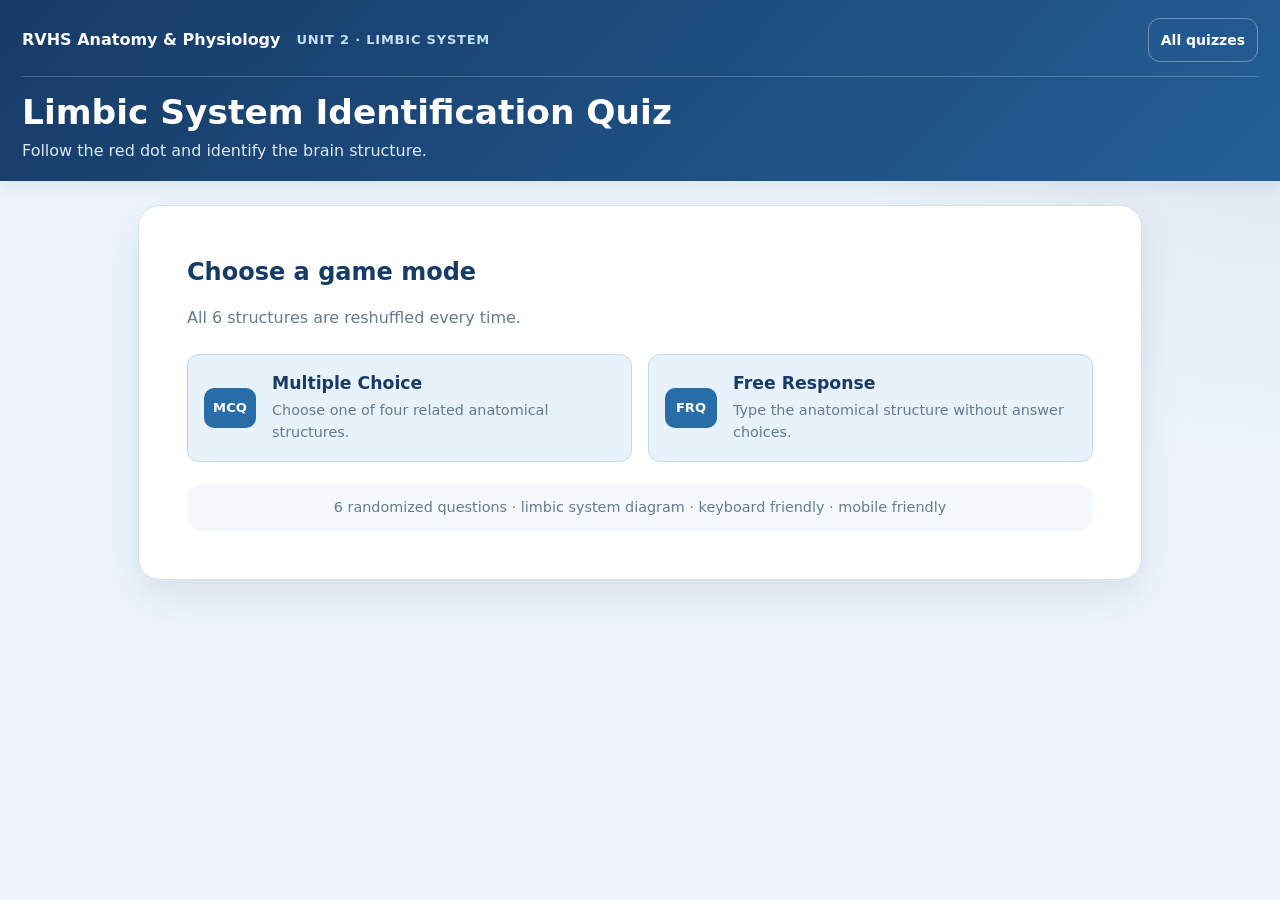
<file: limbic-system-quiz/index.html>
<!doctype html>
<html lang="en">
<head>
  <meta charset="utf-8">
  <meta name="viewport" content="width=device-width, initial-scale=1">
  <meta name="theme-color" content="#173b67">
  <title>Limbic System Identification Quiz</title>
  <style>
    :root {
      --bg: #eef4fa;
      --surface: #fff;
      --navy: #173b67;
      --blue: #286da8;
      --blue-dark: #174b78;
      --blue-soft: #e8f2fb;
      --text: #18344f;
      --muted: #6d8192;
      --border: #d4e2ed;
      --green: #24744f;
      --green-soft: #e6f6ed;
      --red: #e23d3d;
      --red-soft: #fdecec;
      --shadow: 0 16px 40px rgba(23,59,103,.10);
      --radius-lg: 24px;
      --radius-md: 18px;
      --radius-btn: 14px;
    }

    * { box-sizing: border-box; }

    html { background: var(--bg); }

    body {
      margin: 0;
      min-height: 100vh;
      background:
        radial-gradient(circle at top right, rgba(40,109,168,.10), transparent 30rem),
        var(--bg);
      color: var(--text);
      font-family: Inter, ui-sans-serif, system-ui, -apple-system, BlinkMacSystemFont, "Segoe UI", sans-serif;
      line-height: 1.5;
    }

    button, input { font: inherit; }
    button { color: inherit; }

    .hidden { display: none !important; }

    .site-header {
      background: linear-gradient(135deg, var(--navy), #245f96);
      color: #fff;
      padding: 20px 22px;
      box-shadow: 0 4px 18px rgba(23,59,103,.16);
    }

    .header-inner {
      width: min(1040px, 100%);
      margin: 0 auto;
      display: flex;
      justify-content: space-between;
      align-items: center;
      gap: 20px;
    }

    .eyebrow {
      margin: 0 0 3px;
      color: #cfe5f7;
      font-size: .76rem;
      font-weight: 850;
      letter-spacing: .12em;
    }

    h1 {
      margin: 0;
      font-size: clamp(1.55rem, 4vw, 2.35rem);
      line-height: 1.12;
    }

    .header-sub { margin: 5px 0 0; color: #e4eff8; }

    .header-right {
      display: flex;
      align-items: center;
      gap: 12px;
      flex: 0 0 auto;
    }

    .home-link {
      color: #fff;
      font-weight: 750;
      text-decoration: none;
    }

    .home-link:hover { text-decoration: underline; }

    .score-chip {
      min-width: 55px;
      padding: 8px 12px;
      border: 1px solid rgba(255,255,255,.35);
      border-radius: 999px;
      background: rgba(255,255,255,.13);
      text-align: center;
      font-weight: 850;
    }

    main {
      width: min(1040px, 100%);
      margin: 0 auto;
      padding: 24px 18px 52px;
    }

    .card {
      background: var(--surface);
      border: 1px solid var(--border);
      border-radius: var(--radius-lg);
      box-shadow: var(--shadow);
    }

    .menu-card { padding: clamp(26px, 5vw, 48px); }

    h2 { margin: 0; color: var(--navy); }
    .muted { color: var(--muted); }

    .mode-grid {
      display: grid;
      grid-template-columns: repeat(2, minmax(0, 1fr));
      gap: 16px;
      margin-top: 24px;
    }

    .rounded-button {
      width: 100%;
      border: 2px solid var(--border);
      border-radius: var(--radius-btn);
      background: #fff;
      padding: 13px 16px;
      font-weight: 780;
      cursor: pointer;
      transition: transform 120ms ease, box-shadow 120ms ease, border-color 120ms ease;
    }

    .rounded-button:hover:not(:disabled) {
      transform: translateY(-1px);
      border-color: #a9c7df;
      box-shadow: 0 8px 18px rgba(23,59,103,.10);
    }

    .rounded-button:focus-visible, input:focus-visible {
      outline: 4px solid rgba(40,109,168,.20);
      outline-offset: 2px;
    }

    .rounded-button:disabled { cursor: default; opacity: .66; }
    .rounded-button.key-pressed { transform: translateY(2px) scale(.99); }

    .mode-button {
      min-height: 108px;
      display: flex;
      align-items: center;
      gap: 16px;
      text-align: left;
      background: #fbfdff;
    }

    .mode-button.mc { border-color: #bfd9ed; }
    .mode-button.free { border-color: #c8d9e8; }

    .key-badge {
      display: inline-grid;
      place-items: center;
      min-width: 52px;
      min-height: 40px;
      padding: 4px 8px;
      border-radius: 10px;
      background: var(--blue-soft);
      color: var(--blue-dark);
      font-size: .82rem;
      font-weight: 900;
    }

    .mode-title { display: block; color: var(--navy); font-size: 1.08rem; }
    .mode-desc { display: block; margin-top: 3px; color: var(--muted); font-size: .9rem; font-weight: 500; }

    .features {
      margin-top: 22px;
      border-radius: 14px;
      background: #f6f9fc;
      padding: 13px 15px;
      color: var(--muted);
      text-align: center;
      font-size: .9rem;
    }

    .quiz-meta {
      display: flex;
      justify-content: space-between;
      gap: 16px;
      margin-bottom: 8px;
      color: var(--blue-dark);
      font-size: .78rem;
      font-weight: 850;
      letter-spacing: .07em;
    }

    .progress-track {
      height: 8px;
      margin-bottom: 14px;
      overflow: hidden;
      border-radius: 999px;
      background: #dce8f2;
    }

    .progress-fill { height: 100%; width: 0; background: var(--blue); transition: width 180ms ease; }

    .quiz-card { padding: clamp(18px, 4vw, 32px); }
    .question-heading { text-align: center; }
    .question-heading p { margin: 5px 0 16px; }

    .diagram-panel {
      border-radius: var(--radius-md);
      background: #fff;
      padding: clamp(6px, 1.5vw, 12px);
      display: flex;
      justify-content: center;
      overflow: hidden;
      border: 1px solid #e4edf5;
    }

    .diagram-wrap {
      position: relative;
      display: inline-block;
      width: min(100%, 600px);
      line-height: 0;
      overflow: hidden;
      background: #fff;
    }

    .diagram-wrap img {
      display: block;
      width: 100%;
      height: auto;
      user-select: none;
      -webkit-user-drag: none;
    }

    .mask { position: absolute; z-index: 2; pointer-events: none; background: #fff; }

    .target-dot {
      position: absolute;
      z-index: 5;
      width: clamp(15px, 2.3vw, 21px);
      aspect-ratio: 1;
      transform: translate(-50%, -50%);
      border: 4px solid #fff;
      border-radius: 50%;
      background: var(--red);
      box-shadow: 0 2px 8px rgba(0,0,0,.32);
      pointer-events: none;
    }

    .answers {
      display: grid;
      grid-template-columns: repeat(2, minmax(0, 1fr));
      gap: 12px;
      margin-top: 14px;
    }

    .answer-button {
      min-height: 60px;
      display: flex;
      align-items: center;
      gap: 12px;
      text-align: left;
    }

    .answer-button .key-badge { min-width: 36px; min-height: 32px; }
    .answer-button.correct { background: var(--green-soft); border-color: #55aa7e; color: var(--green); }
    .answer-button.wrong { background: var(--red-soft); border-color: #e26a6a; color: #a73535; }

    .free-row {
      margin-top: 14px;
      display: grid;
      grid-template-columns: minmax(0, 1fr) auto;
      gap: 12px;
    }

    .free-row input {
      min-width: 0;
      min-height: 56px;
      border: 2px solid var(--border);
      border-radius: var(--radius-btn);
      background: #f8fbfe;
      color: var(--text);
      padding: 10px 14px;
    }

    .submit-button { width: auto; min-width: 140px; background: var(--blue-soft); border-color: #bfd9ed; }

    .feedback {
      min-height: 48px;
      margin-top: 12px;
      display: flex;
      align-items: center;
      justify-content: center;
      border-radius: 14px;
      padding: 10px 14px;
      text-align: center;
      font-weight: 760;
    }

    .structure-blurb { margin: 12px 0 0; padding: 14px 16px; border-left: 4px solid var(--blue); border-radius: 10px; background: var(--blue-soft); color: var(--text); line-height: 1.6; }
    .structure-blurb:empty { display: none; }

    .feedback:empty { min-height: 0; margin-top: 0; padding: 0; }
    .feedback.correct { background: var(--green-soft); color: var(--green); }
    .feedback.wrong { background: var(--red-soft); color: #a73535; }
    .feedback.neutral { background: #f5f8fb; color: var(--muted); }

    .nav-row { display: flex; justify-content: space-between; gap: 12px; margin-top: 12px; }
    .nav-row .rounded-button { width: auto; min-width: 145px; }
    .next-button { background: #edf3f8; }

    .results-card { padding: clamp(28px, 6vw, 52px); text-align: center; }
    .score-big { margin: 10px 0 0; color: var(--blue); font-size: clamp(3rem, 10vw, 5rem); font-weight: 900; line-height: 1; }
    .results-actions { display: grid; grid-template-columns: repeat(2, minmax(0, 1fr)); gap: 12px; max-width: 650px; margin: 24px auto 0; }
    .play-again { background: var(--blue-soft); border-color: #bfd9ed; }

    .screen-reader-only {
      position: absolute !important;
      width: 1px !important;
      height: 1px !important;
      padding: 0 !important;
      margin: -1px !important;
      overflow: hidden !important;
      clip: rect(0,0,0,0) !important;
      white-space: nowrap !important;
      border: 0 !important;
    }

    @media (max-width: 700px) {
      .site-header { padding: 17px 16px; }
      .header-inner { align-items: flex-start; }
      .header-right { flex-direction: column; align-items: flex-end; }
      main { padding: 14px; }
      .mode-grid, .answers, .results-actions { grid-template-columns: 1fr; }
      .free-row { grid-template-columns: 1fr; }
      .submit-button, .nav-row .rounded-button { width: 100%; }
      .nav-row { flex-direction: column-reverse; }
      .answer-button { min-height: 56px; }
    }

    @media (prefers-reduced-motion: reduce) {
      *, *::before, *::after { transition: none !important; }
    }
  </style>
  <link rel="stylesheet" href="../assets/styles/site.css?v=1.0.1">
  <link rel="stylesheet" href="../assets/styles/quiz-interactions.css">
</head>
<body>
  <header class="site-header">
    <div class="quiz-header">
      <nav class="quiz-header-nav" aria-label="Quiz navigation">
        <a class="quiz-brand" href="../">RVHS Anatomy &amp; Physiology</a>
        <span class="quiz-breadcrumb">Unit 2 · Limbic system</span>
        <a class="all-quizzes-link" href="../#unit-2">All quizzes</a>
      </nav>
      <div class="quiz-heading-row">
        <div class="quiz-heading">
          <h1>Limbic System Identification Quiz</h1>
          <p class="header-sub">Follow the red dot and identify the brain structure.</p>
        </div>
        <div id="scoreChip" class="score-chip hidden" aria-label="Current score">0</div>
      </div>
    </div>
  </header>

  <main>
    <section id="menuScreen" class="card menu-card">
      <h2>Choose a game mode</h2>
      <p class="muted">All 6 structures are reshuffled every time.</p>
      <div class="mode-grid">
        <button id="mcModeButton" class="rounded-button mode-button mc" type="button">
          <span class="key-badge" aria-hidden="true">MCQ</span>
          <span><span class="mode-title">Multiple Choice</span><span class="mode-desc">Choose one of four related anatomical structures.</span></span>
        </button>
        <button id="freeModeButton" class="rounded-button mode-button free" type="button">
          <span class="key-badge" aria-hidden="true">FRQ</span>
          <span><span class="mode-title">Free Response</span><span class="mode-desc">Type the anatomical structure without answer choices.</span></span>
        </button>
      </div>
      <div class="features">6 randomized questions · limbic system diagram · keyboard friendly · mobile friendly</div>
    </section>

    <section id="quizScreen" class="hidden" aria-labelledby="questionTitle">
      <div class="quiz-meta"><span id="questionCount">QUESTION 1 OF 6</span><span id="categoryLabel">BRAIN ANATOMY</span><span id="modeLabel" class="mode-label">Multiple choice</span></div>
      <div class="progress-track" aria-hidden="true"><div id="progressFill" class="progress-fill"></div></div>
      <div class="card quiz-card">
        <div class="question-heading">
          <h2 id="questionTitle">Which brain structure is marked by the red dot?</h2>
          <p class="muted">The printed anatomical labels are hidden.</p>
        </div>
        <div class="diagram-panel">
          <div class="diagram-wrap">
            <img src="[data-uri]" alt="Brain diagram with a red dot marking the structure to identify" draggable="false">

            <!-- Printed labels are covered with responsive HTML overlays; original image retained. -->
<div class="mask" style="left:21.2%;top:29.8%;width:22.0%;height:4.4%"></div>
<div class="mask" style="left:66.4%;top:24.8%;width:20.8%;height:4.4%"></div>
<div class="mask" style="left:9.8%;top:55.6%;width:13.0%;height:4.6%"></div>
<div class="mask" style="left:71.0%;top:61.0%;width:18.4%;height:4.6%"></div>
<div class="mask" style="left:71.8%;top:66.0%;width:13.8%;height:4.6%"></div>
<div class="mask" style="left:72.6%;top:70.6%;width:17.2%;height:4.8%"></div>
            <div id="targetDot" class="target-dot" aria-hidden="true"></div>
          </div>
        </div>

        <div id="mcAnswers" class="answers" aria-label="Answer choices"></div>
        <form id="freeForm" class="free-row hidden" autocomplete="off">
          <label class="screen-reader-only" for="freeAnswer">Your answer</label>
          <input id="freeAnswer" type="text" inputmode="text" enterkeyhint="done" placeholder="Type the brain structure" aria-describedby="feedback">
          <button id="submitButton" class="rounded-button submit-button" type="submit">Submit ↵</button>
        </form>
        <div id="feedback" class="feedback" aria-live="polite"></div>
        <div id="structureBlurb" class="structure-blurb" aria-live="polite" aria-atomic="true"></div>
        <div class="nav-row">
          <button id="changeModeButton" class="rounded-button" type="button">Change Mode</button>
          <button id="nextButton" class="rounded-button next-button" type="button" disabled>Next Question ↵</button>
        </div>
      </div>
    </section>

    <section id="resultsScreen" class="card results-card hidden" aria-labelledby="resultsTitle">
      <h2 id="resultsTitle">Quiz Complete</h2>
      <div id="percentScore" class="score-big">0%</div>
      <p id="rawScore" style="font-weight:800;font-size:1.2rem;margin-bottom:5px"></p>
      <p id="resultMessage" class="muted"></p>
      <div class="results-actions">
        <button id="practiceMissedButton" class="rounded-button practice-missed" type="button">Practice missed items</button>
        <button id="playAgainButton" class="rounded-button play-again" type="button">Shuffle &amp; Play Again ↵</button>
        <button id="resultsModeButton" class="rounded-button" type="button">Change Mode</button>
      <a class="quiz-library-action" href="../index.html#quizzes">Return to quiz library</a>
      </div>
    </section>
  </main>

  <script>
  (() => {
    "use strict";

    const IMAGE_WIDTH = 500;
    const IMAGE_HEIGHT = 500;

    const QUESTIONS = [
  {
    "answer": "Corpus callosum",
    "point": [
      252,
      245
    ],
    "group": "diagram",
    "category": "LIMBIC SYSTEM DIAGRAM",
    "aliases": []
  },
  {
    "answer": "Cingulate gyrus",
    "point": [
      280,
      219
    ],
    "group": "diagram",
    "category": "LIMBIC SYSTEM DIAGRAM",
    "aliases": [
      "cingulate cortex"
    ]
  },
  {
    "answer": "Thalamus",
    "point": [
      248,
      294
    ],
    "group": "diagram",
    "category": "LIMBIC SYSTEM DIAGRAM",
    "aliases": []
  },
  {
    "answer": "Hypothalamus",
    "point": [
      289,
      299
    ],
    "group": "diagram",
    "category": "LIMBIC SYSTEM DIAGRAM",
    "aliases": []
  },
  {
    "answer": "Amygdala",
    "point": [
      305,
      336
    ],
    "group": "diagram",
    "category": "LIMBIC SYSTEM DIAGRAM",
    "aliases": []
  },
  {
    "answer": "Hippocampus",
    "point": [
      306,
      358
    ],
    "group": "diagram",
    "category": "LIMBIC SYSTEM DIAGRAM",
    "aliases": []
  }
];

    const STRUCTURE_FUNCTIONS = {
  "Corpus callosum": "A large bundle of nerve fibers that connects the left and right cerebral hemispheres, allowing them to share information and coordinate activity.",
  "Cingulate gyrus": "Helps link emotion with attention, motivation, and behavior. It also contributes to processing pain and regulating emotional responses.",
  "Thalamus": "Relays and processes most sensory information on its way to the cerebral cortex; smell is the main exception to this initial relay. It also supports attention, alertness, and motor circuits.",
  "Hypothalamus": "Helps maintain internal balance by regulating body temperature, hunger, thirst, and daily rhythms. It also controls many hormonal responses through the pituitary gland.",
  "Amygdala": "Helps evaluate the emotional significance of experiences, including threats, and supports emotional learning and memory.",
  "Hippocampus": "Helps form and consolidate new memories of facts and events. It also supports spatial memory and navigation."
};

    const els = {
      menu: document.getElementById("menuScreen"),
      quiz: document.getElementById("quizScreen"),
      results: document.getElementById("resultsScreen"),
      scoreChip: document.getElementById("scoreChip"),
      mcModeButton: document.getElementById("mcModeButton"),
      freeModeButton: document.getElementById("freeModeButton"),
      questionCount: document.getElementById("questionCount"),
      modeLabel: document.getElementById("modeLabel"),
      categoryLabel: document.getElementById("categoryLabel"),
      progressFill: document.getElementById("progressFill"),
      targetDot: document.getElementById("targetDot"),
      mcAnswers: document.getElementById("mcAnswers"),
      freeForm: document.getElementById("freeForm"),
      freeAnswer: document.getElementById("freeAnswer"),
      submitButton: document.getElementById("submitButton"),
      feedback: document.getElementById("feedback"),
      structureBlurb: document.getElementById("structureBlurb"),
      changeModeButton: document.getElementById("changeModeButton"),
      nextButton: document.getElementById("nextButton"),
      percentScore: document.getElementById("percentScore"),
      rawScore: document.getElementById("rawScore"),
      resultMessage: document.getElementById("resultMessage"),
      practiceMissedButton: document.getElementById("practiceMissedButton"),
      playAgainButton: document.getElementById("playAgainButton"),
      resultsModeButton: document.getElementById("resultsModeButton")
    };

    let mode = null;
    let deck = [];
    let index = 0;
    let score = 0;
    let missedQuestions = [];
    let answered = false;
    let selectedChoice = null;
    const keysDown = new Set();

    function shuffle(array) {
      const copy = [...array];
      for (let i = copy.length - 1; i > 0; i--) {
        const j = Math.floor(Math.random() * (i + 1));
        [copy[i], copy[j]] = [copy[j], copy[i]];
      }
      return copy;
    }

    function normalizeAnswer(text) {
      return text.toLowerCase().trim().replace(/\bthe\b/g, " ").replace(/[^a-z0-9]+/g, " ").trim().replace(/\s+/g, " ");
    }

    function currentQuestion() { return deck[index]; }

    function showOnly(screen) {
      els.menu.classList.toggle("hidden", screen !== "menu");
      els.quiz.classList.toggle("hidden", screen !== "quiz");
      els.results.classList.toggle("hidden", screen !== "results");
      els.scoreChip.classList.toggle("hidden", screen !== "quiz");
      window.scrollTo({ top: 0, behavior: "auto" });
    }

    function startQuiz(nextMode = mode) {
      mode = nextMode || "mc";
      deck = shuffle(QUESTIONS.map(item => ({ ...item })));
      index = 0;
      score = 0;
      missedQuestions = [];
      answered = false;
      selectedChoice = null;
      showOnly("quiz");
      renderQuestion();
    }

    function renderQuestion() {
      if (index >= deck.length) { showResults(); return; }
      answered = false;
      selectedChoice = null;
      const q = currentQuestion();
      els.questionCount.textContent = `QUESTION ${index + 1} OF ${deck.length}`;
      els.modeLabel.textContent = mode === "mc" ? "Multiple choice" : "Free response";
      els.categoryLabel.textContent = q.category;
      els.progressFill.style.width = `${((index + 1) / deck.length) * 100}%`;
      els.scoreChip.textContent = index ? `${score}/${index}` : "0";
      const [x, y] = q.point;
      els.targetDot.style.left = `${(x / IMAGE_WIDTH) * 100}%`;
      els.targetDot.style.top = `${(y / IMAGE_HEIGHT) * 100}%`;
      clearFeedback();
      els.nextButton.disabled = true;
      els.nextButton.classList.remove("key-pressed");

      if (mode === "mc") {
        els.mcAnswers.classList.remove("hidden");
        els.freeForm.classList.add("hidden");
        buildChoices(q);
      } else {
        els.mcAnswers.classList.add("hidden");
        els.mcAnswers.replaceChildren();
        els.freeForm.classList.remove("hidden");
        els.freeAnswer.disabled = false;
        els.freeAnswer.value = "";
        els.submitButton.disabled = false;
        requestAnimationFrame(() => els.freeAnswer.focus());
      }
    }

    function buildChoices(q) {
      const related = QUESTIONS.filter(item => item.group === q.group && item.answer !== q.answer);
      const firstPool = shuffle(related).slice(0, 3);
      let distractors = firstPool;
      if (distractors.length < 3) {
        const used = new Set([q.answer, ...distractors.map(item => item.answer)]);
        distractors = [...distractors, ...shuffle(QUESTIONS.filter(item => !used.has(item.answer))).slice(0, 3 - distractors.length)];
      }
      const choices = shuffle([q.answer, ...distractors.map(item => item.answer)]);
      els.mcAnswers.replaceChildren();
      choices.forEach((choice, i) => {
        const button = document.createElement("button");
        button.type = "button";
        button.className = "rounded-button answer-button";
        button.dataset.choice = choice;
        const badge = document.createElement("span");
        badge.className = "key-badge";
        badge.setAttribute("aria-hidden", "true");
        badge.textContent = String(i + 1);
        const label = document.createElement("span");
        label.textContent = choice;
        button.append(badge, label);
        button.addEventListener("click", () => submitChoice(choice));
        els.mcAnswers.append(button);
      });
    }

    function answerButtons() { return [...els.mcAnswers.querySelectorAll(".answer-button")]; }

    function submitChoice(choice) {
      if (answered || mode !== "mc") return;
      selectedChoice = choice;
      const selectedButton = answerButtons().find(button => button.dataset.choice === choice);
      if (selectedButton) { selectedButton.classList.add("selected"); selectedButton.setAttribute("aria-pressed", "true"); }
      evaluate(choice === currentQuestion().answer);
    }

    function submitFreeResponse() {
      if (answered || mode !== "free") return;
      const typed = els.freeAnswer.value;
      if (!typed.trim()) {
        setFeedback("Type an answer before submitting.", "neutral");
        els.freeAnswer.focus();
        return;
      }
      const q = currentQuestion();
      const accepted = new Set([normalizeAnswer(q.answer), ...(q.aliases || []).map(normalizeAnswer)]);
      evaluate(accepted.has(normalizeAnswer(typed)));
    }

    function evaluate(isCorrect) {
      if (answered) return;
      answered = true;
      const q = currentQuestion();
      els.structureBlurb.textContent = `${q.answer}: ${STRUCTURE_FUNCTIONS[q.answer]}`;
      if (isCorrect) {
        score += 1;
        setFeedback(`Correct — ${q.answer}. Press Enter for the next question.`, "correct");
      } else {
        missedQuestions.push(q);
        setFeedback(`Incorrect. The correct answer is ${q.answer}. Press Enter to continue.`, "wrong");
      }

      if (mode === "mc") {
        answerButtons().forEach(button => {
          const choice = button.dataset.choice;
          if (choice === q.answer) button.classList.add("correct");
          else if (!isCorrect && choice === selectedChoice) button.classList.add("wrong");
          button.disabled = true;
          button.classList.remove("key-pressed");
        });
      } else {
        els.freeAnswer.disabled = true;
        els.submitButton.disabled = true;
        els.submitButton.classList.remove("key-pressed");
      }

      els.nextButton.disabled = false;
      els.scoreChip.textContent = `${score}/${index + 1}`;
      els.nextButton.focus({ preventScroll: true });
    }

    function setFeedback(message, kind) {
      els.feedback.textContent = message;
      els.feedback.className = `feedback ${kind}`;
    }

    function clearFeedback() {
      els.structureBlurb.textContent = "";
      els.feedback.textContent = "";
      els.feedback.className = "feedback";
    }

    function nextQuestion() {
      if (!answered) return;
      index += 1;
      renderQuestion();
    }

    function showMenu() {
      mode = null;
      keysDown.clear();
      showOnly("menu");
    }

    function showResults() {
      showOnly("results");
      const pct = deck.length ? Math.round((score / deck.length) * 100) : 0;
      els.percentScore.textContent = `${pct}%`;
      els.percentScore.style.setProperty("--score", pct);
      els.practiceMissedButton.disabled = missedQuestions.length === 0;
      els.rawScore.textContent = `${score} of ${deck.length} correct`;
      els.resultMessage.textContent = pct >= 90
        ? "Excellent recall of the limbic system diagram."
        : pct >= 70
          ? "Strong run — review the structures you missed and try another shuffle."
          : "Keep practicing the six structures in the limbic system diagram.";
      els.playAgainButton.focus({ preventScroll: true });
    }

    function pressElement(element) {
      if (element && !element.disabled) element.classList.add("key-pressed");
    }

    function releaseElement(element) {
      if (element) element.classList.remove("key-pressed");
    }

    document.addEventListener("keydown", event => {
      const key = event.key;
      if (keysDown.has(key)) return;
      const onQuiz = !els.quiz.classList.contains("hidden");
      const onResults = !els.results.classList.contains("hidden");

      if (onQuiz && mode === "mc" && !answered && /^[1-4]$/.test(key)) {
        keysDown.add(key);
        pressElement(answerButtons()[Number(key) - 1]);
        event.preventDefault();
        return;
      }

      if (onQuiz && key === "Enter") {
        if (!answered && mode === "free") {
          keysDown.add(key);
          pressElement(els.submitButton);
          event.preventDefault();
          return;
        }
        if (answered) {
          keysDown.add(key);
          pressElement(els.nextButton);
          event.preventDefault();
          return;
        }
      }

      if (onResults && key === "Enter") {
        keysDown.add(key);
        pressElement(els.playAgainButton);
        event.preventDefault();
      }
    });

    document.addEventListener("keyup", event => {
      const key = event.key;
      keysDown.delete(key);
      const onQuiz = !els.quiz.classList.contains("hidden");
      const onResults = !els.results.classList.contains("hidden");

      if (onQuiz && mode === "mc" && !answered && /^[1-4]$/.test(key)) {
        const button = answerButtons()[Number(key) - 1];
        releaseElement(button);
        if (button) submitChoice(button.dataset.choice);
        event.preventDefault();
        return;
      }

      if (onQuiz && key === "Enter") {
        if (!answered && mode === "free") {
          releaseElement(els.submitButton);
          submitFreeResponse();
          event.preventDefault();
          return;
        }
        if (answered) {
          releaseElement(els.nextButton);
          nextQuestion();
          event.preventDefault();
          return;
        }
      }

      if (onResults && key === "Enter") {
        releaseElement(els.playAgainButton);
        startQuiz();
        event.preventDefault();
      }
    });

    els.freeForm.addEventListener("submit", event => { event.preventDefault(); submitFreeResponse(); });
    els.mcModeButton.addEventListener("click", () => startQuiz("mc"));
    els.freeModeButton.addEventListener("click", () => startQuiz("free"));
    els.changeModeButton.addEventListener("click", showMenu);
    els.resultsModeButton.addEventListener("click", showMenu);
    els.nextButton.addEventListener("click", nextQuestion);
    function practiceMissedItems() {
      if (!missedQuestions.length) return;
      deck = shuffle(missedQuestions.map(item => ({ ...item })));
      missedQuestions = [];
      index = 0;
      score = 0;
      answered = false;
      selectedChoice = null;
      showOnly("quiz");
      renderQuestion();
    }

    els.practiceMissedButton.addEventListener("click", practiceMissedItems);
    els.playAgainButton.addEventListener("click", () => startQuiz());
    showMenu();
  })();
  </script>
</body>
</html>
</file>
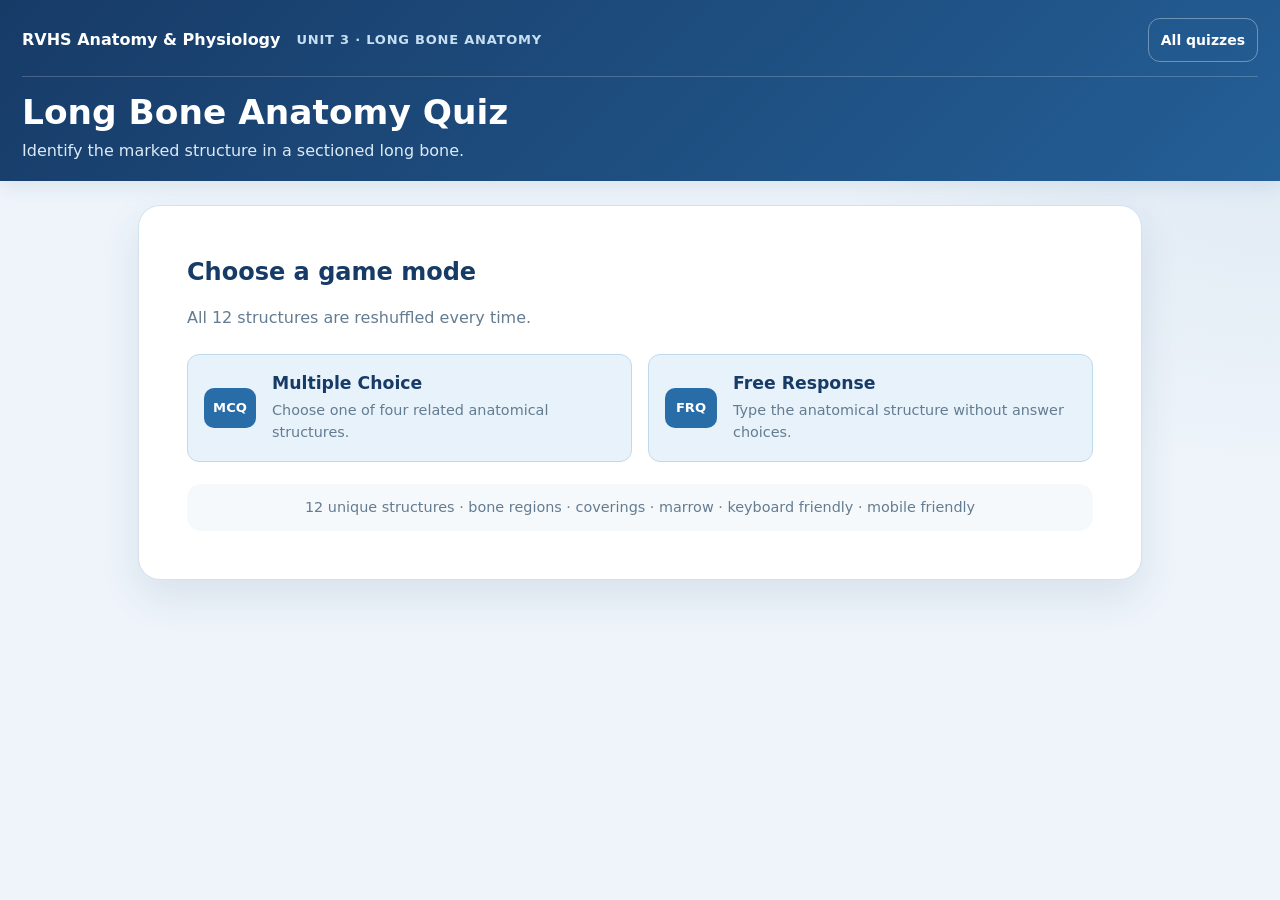
<file: long-bone-quiz/index.html>
<!doctype html>
<html lang="en">
<head>
  <meta charset="utf-8">
  <meta name="viewport" content="width=device-width, initial-scale=1">
  <meta name="theme-color" content="#173b67">
  <title>Long Bone Anatomy Quiz</title>
  <style>
    :root {
      --bg: #eef4fa;
      --surface: #fff;
      --navy: #173b67;
      --blue: #286da8;
      --blue-dark: #174b78;
      --blue-soft: #e8f2fb;
      --text: #18344f;
      --muted: #6d8192;
      --border: #d4e2ed;
      --green: #24744f;
      --green-soft: #e6f6ed;
      --red: #e23d3d;
      --red-soft: #fdecec;
      --shadow: 0 16px 40px rgba(23,59,103,.10);
      --radius-lg: 24px;
      --radius-md: 18px;
      --radius-btn: 14px;
    }

    * { box-sizing: border-box; }

    html { background: var(--bg); }

    body {
      margin: 0;
      min-height: 100vh;
      background:
        radial-gradient(circle at top right, rgba(40,109,168,.10), transparent 30rem),
        var(--bg);
      color: var(--text);
      font-family: Inter, ui-sans-serif, system-ui, -apple-system, BlinkMacSystemFont, "Segoe UI", sans-serif;
      line-height: 1.5;
    }

    button, input { font: inherit; }
    button { color: inherit; }

    .hidden { display: none !important; }

    .site-header {
      background: linear-gradient(135deg, var(--navy), #245f96);
      color: #fff;
      padding: 20px 22px;
      box-shadow: 0 4px 18px rgba(23,59,103,.16);
    }

    .header-inner {
      width: min(1040px, 100%);
      margin: 0 auto;
      display: flex;
      justify-content: space-between;
      align-items: center;
      gap: 20px;
    }

    .eyebrow {
      margin: 0 0 3px;
      color: #cfe5f7;
      font-size: .76rem;
      font-weight: 850;
      letter-spacing: .12em;
    }

    h1 {
      margin: 0;
      font-size: clamp(1.55rem, 4vw, 2.35rem);
      line-height: 1.12;
    }

    .header-sub { margin: 5px 0 0; color: #e4eff8; }

    .header-right {
      display: flex;
      align-items: center;
      gap: 12px;
      flex: 0 0 auto;
    }

    .home-link {
      color: #fff;
      font-weight: 750;
      text-decoration: none;
    }

    .home-link:hover { text-decoration: underline; }

    .score-chip {
      min-width: 55px;
      padding: 8px 12px;
      border: 1px solid rgba(255,255,255,.35);
      border-radius: 999px;
      background: rgba(255,255,255,.13);
      text-align: center;
      font-weight: 850;
    }

    main {
      width: min(1040px, 100%);
      margin: 0 auto;
      padding: 24px 18px 52px;
    }

    .card {
      background: var(--surface);
      border: 1px solid var(--border);
      border-radius: var(--radius-lg);
      box-shadow: var(--shadow);
    }

    .menu-card { padding: clamp(26px, 5vw, 48px); }

    h2 { margin: 0; color: var(--navy); }
    .muted { color: var(--muted); }

    .mode-grid {
      display: grid;
      grid-template-columns: repeat(2, minmax(0, 1fr));
      gap: 16px;
      margin-top: 24px;
    }

    .rounded-button {
      width: 100%;
      border: 2px solid var(--border);
      border-radius: var(--radius-btn);
      background: #fff;
      padding: 13px 16px;
      font-weight: 780;
      cursor: pointer;
      transition: transform 120ms ease, box-shadow 120ms ease, border-color 120ms ease;
    }

    .rounded-button:hover:not(:disabled) {
      transform: translateY(-1px);
      border-color: #a9c7df;
      box-shadow: 0 8px 18px rgba(23,59,103,.10);
    }

    .rounded-button:focus-visible, input:focus-visible {
      outline: 4px solid rgba(40,109,168,.20);
      outline-offset: 2px;
    }

    .rounded-button:disabled { cursor: default; opacity: .66; }
    .rounded-button.key-pressed { transform: translateY(2px) scale(.99); }

    .mode-button {
      min-height: 108px;
      display: flex;
      align-items: center;
      gap: 16px;
      text-align: left;
      background: #fbfdff;
    }

    .mode-button.mc { border-color: #bfd9ed; }
    .mode-button.free { border-color: #c8d9e8; }

    .key-badge {
      display: inline-grid;
      place-items: center;
      min-width: 52px;
      min-height: 40px;
      padding: 4px 8px;
      border-radius: 10px;
      background: var(--blue-soft);
      color: var(--blue-dark);
      font-size: .82rem;
      font-weight: 900;
    }

    .mode-title { display: block; color: var(--navy); font-size: 1.08rem; }
    .mode-desc { display: block; margin-top: 3px; color: var(--muted); font-size: .9rem; font-weight: 500; }

    .features {
      margin-top: 22px;
      border-radius: 14px;
      background: #f6f9fc;
      padding: 13px 15px;
      color: var(--muted);
      text-align: center;
      font-size: .9rem;
    }

    .quiz-meta {
      display: flex;
      justify-content: space-between;
      gap: 16px;
      margin-bottom: 8px;
      color: var(--blue-dark);
      font-size: .78rem;
      font-weight: 850;
      letter-spacing: .07em;
    }

    .progress-track {
      height: 8px;
      margin-bottom: 14px;
      overflow: hidden;
      border-radius: 999px;
      background: #dce8f2;
    }

    .progress-fill { height: 100%; width: 0; background: var(--blue); transition: width 180ms ease; }

    .quiz-card { padding: clamp(18px, 4vw, 32px); }
    .question-heading { text-align: center; }
    .question-heading p { margin: 5px 0 16px; }

    .diagram-panel {
      border-radius: var(--radius-md);
      background: #fff;
      padding: clamp(6px, 1.5vw, 12px);
      display: flex;
      justify-content: center;
      overflow: hidden;
      border: 1px solid #e4edf5;
    }

    .diagram-wrap {
      position: relative;
      display: inline-block;
      width: min(100%, 780px);
      line-height: 0;
      overflow: hidden;
      background: #fff;
    }

    .diagram-wrap img {
      display: block;
      width: 100%;
      height: auto;
      user-select: none;
      -webkit-user-drag: none;
    }


    .target-dot {
      position: absolute;
      z-index: 5;
      width: clamp(15px, 2.3vw, 21px);
      aspect-ratio: 1;
      transform: translate(-50%, -50%);
      border: 4px solid #fff;
      border-radius: 50%;
      background: var(--red);
      box-shadow: 0 2px 8px rgba(0,0,0,.32);
      pointer-events: none;
    }

    .answers {
      display: grid;
      grid-template-columns: repeat(2, minmax(0, 1fr));
      gap: 12px;
      margin-top: 14px;
    }

    .answer-button {
      min-height: 60px;
      display: flex;
      align-items: center;
      gap: 12px;
      text-align: left;
    }

    .answer-button .key-badge { min-width: 36px; min-height: 32px; }
    .answer-button.correct { background: var(--green-soft); border-color: #55aa7e; color: var(--green); }
    .answer-button.wrong { background: var(--red-soft); border-color: #e26a6a; color: #a73535; }

    .free-row {
      margin-top: 14px;
      display: grid;
      grid-template-columns: minmax(0, 1fr) auto;
      gap: 12px;
    }

    .free-row input {
      min-width: 0;
      min-height: 56px;
      border: 2px solid var(--border);
      border-radius: var(--radius-btn);
      background: #f8fbfe;
      color: var(--text);
      padding: 10px 14px;
    }

    .submit-button { width: auto; min-width: 140px; background: var(--blue-soft); border-color: #bfd9ed; }

    .feedback {
      min-height: 48px;
      margin-top: 12px;
      display: flex;
      align-items: center;
      justify-content: center;
      border-radius: 14px;
      padding: 10px 14px;
      text-align: center;
      font-weight: 760;
    }

    .structure-blurb { margin: 12px 0 0; padding: 14px 16px; border-left: 4px solid var(--blue); border-radius: 10px; background: var(--blue-soft); color: var(--text); line-height: 1.6; }
    .structure-blurb:empty { display: none; }

    .feedback:empty { min-height: 0; margin-top: 0; padding: 0; }
    .feedback.correct { background: var(--green-soft); color: var(--green); }
    .feedback.wrong { background: var(--red-soft); color: #a73535; }
    .feedback.neutral { background: #f5f8fb; color: var(--muted); }

    .nav-row { display: flex; justify-content: space-between; gap: 12px; margin-top: 12px; }
    .nav-row .rounded-button { width: auto; min-width: 145px; }
    .next-button { background: #edf3f8; }

    .results-card { padding: clamp(28px, 6vw, 52px); text-align: center; }
    .score-big { margin: 10px 0 0; color: var(--blue); font-size: clamp(3rem, 10vw, 5rem); font-weight: 900; line-height: 1; }
    .results-actions { display: grid; grid-template-columns: repeat(2, minmax(0, 1fr)); gap: 12px; max-width: 650px; margin: 24px auto 0; }
    .play-again { background: var(--blue-soft); border-color: #bfd9ed; }

    .screen-reader-only {
      position: absolute !important;
      width: 1px !important;
      height: 1px !important;
      padding: 0 !important;
      margin: -1px !important;
      overflow: hidden !important;
      clip: rect(0,0,0,0) !important;
      white-space: nowrap !important;
      border: 0 !important;
    }

    @media (max-width: 700px) {
      .site-header { padding: 17px 16px; }
      .header-inner { align-items: flex-start; }
      .header-right { flex-direction: column; align-items: flex-end; }
      main { padding: 14px; }
      .mode-grid, .answers, .results-actions { grid-template-columns: 1fr; }
      .free-row { grid-template-columns: 1fr; }
      .submit-button, .nav-row .rounded-button { width: 100%; }
      .nav-row { flex-direction: column-reverse; }
      .answer-button { min-height: 56px; }
    }

    @media (prefers-reduced-motion: reduce) {
      *, *::before, *::after { transition: none !important; }
    }

    .question-layout { display: grid; grid-template-columns: minmax(0, 1fr) minmax(280px, .85fr); align-items: start; gap: 24px; }
    .diagram-wrap { width: min(100%, 440px); }
    .diagram-wrap img { height: auto; }
    .answer-panel .answers { grid-template-columns: 1fr; margin-top: 0; }
    .answer-panel .free-row { grid-template-columns: 1fr; margin-top: 0; }
    .answer-panel .submit-button { width: 100%; }
    .region-bracket { position: absolute; inset: 0; width: 100%; height: 100%; pointer-events: none; }
    .region-bracket path { fill: none; stroke: #a73535; stroke-width: 6; stroke-linejoin: round; }
    .target-dot { background: #a73535; }
    .nav-row { flex-wrap: wrap; }
    .nav-row .rounded-button { flex: 1; }
    @media (max-width: 700px) {
      .question-layout { grid-template-columns: 1fr; gap: 18px; }
      .diagram-wrap { width: min(100%, 320px); }
    }
  </style>
  <link rel="stylesheet" href="../assets/styles/site.css?v=1.0.1">
  <link rel="stylesheet" href="../assets/styles/quiz-interactions.css">
</head>
<body>
  <header class="site-header">
    <div class="quiz-header">
      <nav class="quiz-header-nav" aria-label="Quiz navigation">
        <a class="quiz-brand" href="../">RVHS Anatomy &amp; Physiology</a>
        <span class="quiz-breadcrumb">Unit 3 · Long bone anatomy</span>
        <a class="all-quizzes-link" href="../#unit-3">All quizzes</a>
      </nav>
      <div class="quiz-heading-row">
        <div class="quiz-heading">
          <h1>Long Bone Anatomy Quiz</h1>
          <p class="header-sub">Identify the marked structure in a sectioned long bone.</p>
        </div>
        <div id="scoreChip" class="score-chip hidden" aria-label="Current score">0</div>
      </div>
    </div>
  </header>

  <main>
    <section id="menuScreen" class="card menu-card">
      <h2>Choose a game mode</h2>
      <p class="muted">All 12 structures are reshuffled every time.</p>
      <div class="mode-grid">
        <button id="mcModeButton" class="rounded-button mode-button mc" type="button">
          <span class="key-badge" aria-hidden="true">MCQ</span>
          <span><span class="mode-title">Multiple Choice</span><span class="mode-desc">Choose one of four related anatomical structures.</span></span>
        </button>
        <button id="freeModeButton" class="rounded-button mode-button free" type="button">
          <span class="key-badge" aria-hidden="true">FRQ</span>
          <span><span class="mode-title">Free Response</span><span class="mode-desc">Type the anatomical structure without answer choices.</span></span>
        </button>
      </div>
      <div class="features">12 unique structures · bone regions · coverings · marrow · keyboard friendly · mobile friendly</div>
    </section>

    <section id="quizScreen" class="hidden" aria-labelledby="questionTitle">
      <div class="quiz-meta"><span id="questionCount">QUESTION 1 OF 12</span><span id="categoryLabel">LONG BONE ANATOMY</span><span id="modeLabel" class="mode-label">Multiple choice</span></div>
      <div class="progress-track" aria-hidden="true"><div id="progressFill" class="progress-fill"></div></div>
      <div class="card quiz-card">
        <div class="question-heading">
          <h2 id="questionTitle">Which bone structure is marked?</h2>
          <p class="muted">Identify the red dot or the red region bracket. Labels appear only after answering.</p>
        </div>
        <div class="question-layout">
        <div class="diagram-panel">
          <div class="diagram-wrap">
            <img src="long-bone.png" alt="Two longitudinal sections of a long bone showing marrow, bone layers, and expanded ends" draggable="false" width="1256" height="1792">
            <svg id="regionBracket" class="region-bracket hidden" viewBox="0 0 1256 1792" aria-hidden="true"><path id="bracketPath"></path></svg>
            <div id="targetDot" class="target-dot" aria-hidden="true"></div>
          </div>
        </div>

        <div class="answer-panel">
        <div id="mcAnswers" class="answers" aria-label="Answer choices"></div>
        <form id="freeForm" class="free-row hidden" autocomplete="off">
          <label class="screen-reader-only" for="freeAnswer">Your answer</label>
          <input id="freeAnswer" type="text" inputmode="text" enterkeyhint="done" placeholder="Type the bone structure" aria-describedby="feedback">
          <button id="submitButton" class="rounded-button submit-button" type="submit">Submit ↵</button>
        </form>
        <div id="feedback" class="feedback" aria-live="polite"></div>
        <div id="structureBlurb" class="structure-blurb" aria-live="polite" aria-atomic="true"></div>
        <div class="nav-row">
          <button id="changeModeButton" class="rounded-button" type="button">Change Mode</button>
          <button id="nextButton" class="rounded-button next-button" type="button" disabled>Next Question ↵</button>
        </div>
        </div>
        </div>
      </div>
    </section>

    <section id="resultsScreen" class="card results-card hidden" aria-labelledby="resultsTitle">
      <h2 id="resultsTitle">Quiz Complete</h2>
      <div id="percentScore" class="score-big">0%</div>
      <p id="rawScore" style="font-weight:800;font-size:1.2rem;margin-bottom:5px"></p>
      <p id="resultMessage" class="muted"></p>
      <div class="results-actions">
        <button id="practiceMissedButton" class="rounded-button practice-missed" type="button">Practice missed items</button>
        <button id="playAgainButton" class="rounded-button play-again" type="button">Shuffle &amp; Play Again ↵</button>
        <button id="resultsModeButton" class="rounded-button" type="button">Change Mode</button>
      <a class="quiz-library-action" href="../#unit-3">Return to quiz library</a>
      </div>
    </section>
  </main>

  <script type="module" src="app.mjs?v=1.3.6"></script>
</body>
</html>
</file>
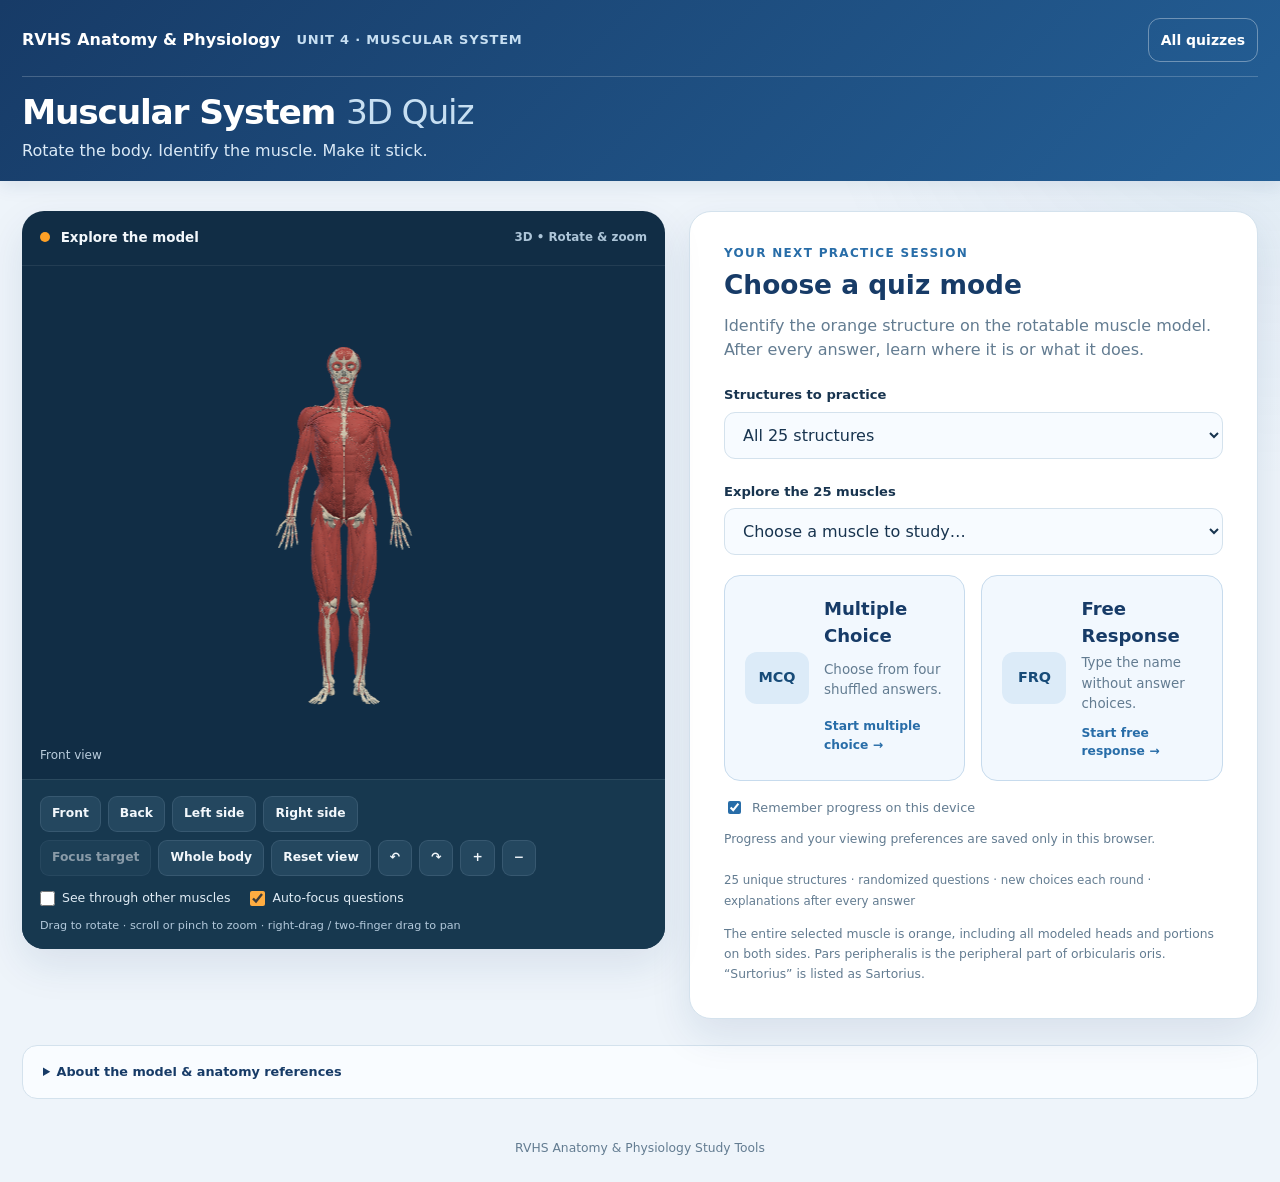
<file: muscular-system-3d-quiz/index.html>
<!doctype html>
<html lang="en">
<head>
 <meta charset="utf-8"><meta name="viewport" content="width=device-width, initial-scale=1"><meta name="theme-color" content="#173b67">
 <link rel="icon" href="data:,">
 <meta name="description" content="Study and quiz yourself on 25 muscles with a rotatable 3D model, complete muscle highlighting, multiple choice, and free response.">
 <title>Muscular System 3D Quiz · Version 1.0.1 · RVHS Anatomy &amp; Physiology</title>
 <link rel="stylesheet" href="style.css?v=1.0.1">
 <link rel="stylesheet" href="../assets/styles/site.css?v=1.0.1">
  <link rel="stylesheet" href="../assets/styles/quiz-interactions.css">
</head>
<body>
 <header class="site-header">
  <div class="quiz-header">
   <nav class="quiz-header-nav" aria-label="Quiz navigation">
    <a class="quiz-brand" href="../">RVHS Anatomy &amp; Physiology</a>
    <span class="quiz-breadcrumb">Unit 4 · Muscular system</span>
    <a class="all-quizzes-link" href="../#unit-4">All quizzes</a>
   </nav>
   <div class="quiz-heading-row">
    <div class="quiz-heading"><h1>Muscular System <span>3D Quiz</span></h1><p class="header-sub">Rotate the body. Identify the muscle. Make it stick.</p></div>
    <div id="scoreChip" class="score-chip" aria-label="Current score" hidden>0 correct</div>
   </div>
  </div>
 </header>
 <main>
  <div class="layout">
   <section class="model-card" aria-label="Muscle model viewer">
    <div class="viewer-heading"><span><i class="target-dot"></i> <span id="targetHint">Explore the model</span></span><span class="viewer-tag">3D • Rotate &amp; zoom</span></div>
    <div id="viewer" class="viewer" tabindex="0" aria-label="Muscle model viewer. Arrow keys rotate, plus and minus zoom."><div id="loadMessage" class="load-message" role="status">Loading your muscle model…</div><span class="orientation" id="orientation">Front view</span></div>
    <div class="viewer-controls" aria-label="Model controls">
     <div class="control-row"><button type="button" data-view="front" disabled>Front</button><button type="button" data-view="back" disabled>Back</button><button type="button" data-view="side" disabled>Left side</button><button type="button" data-view="otherSide" disabled>Right side</button></div>
     <div class="control-row"><button id="focusButton" type="button" disabled>Focus target</button><button id="wholeButton" type="button" disabled>Whole body</button><button id="resetView" type="button" disabled>Reset view</button><button id="rotateLeft" type="button" aria-label="Rotate left" disabled>↶</button><button id="rotateRight" type="button" aria-label="Rotate right" disabled>↷</button><button id="zoomIn" type="button" aria-label="Zoom in" disabled>+</button><button id="zoomOut" type="button" aria-label="Zoom out" disabled>−</button></div>
     <div class="check-row"><label><input id="ghostToggle" type="checkbox" disabled> See through other muscles</label><label><input id="autoFocus" type="checkbox" checked> Auto-focus questions</label></div>
     <p class="viewer-help">Drag to rotate · scroll or pinch to zoom · right-drag / two-finger drag to pan</p>
     <button id="backToQuestion" class="mobile-jump" type="button" hidden>Back to question ↓</button>
    </div>
   </section>
   <div class="quiz-panel">
    <section id="menuScreen" class="panel" aria-labelledby="modeHeading">
     <span class="eyebrow">Your next practice session</span><h2 id="modeHeading">Choose a quiz mode</h2>
     <p>Identify the orange structure on the rotatable muscle model. After every answer, learn where it is or what it does.</p>
     <label class="select-label" for="regionSelect">Structures to practice</label><select id="regionSelect"><option value="all">All 25 structures</option></select>
     <div class="study-tools"><label class="select-label" for="studySelect">Explore the 25 muscles</label><select id="studySelect"><option value="">Choose a muscle to study…</option></select><div id="studyNote" class="fact-box" hidden><span class="fact-label">Study mode</span><h3 id="studyTitle"></h3><p id="studyText"></p></div></div>
     <div class="mode-grid"><button id="mcModeButton" type="button" class="mode-button" disabled><span class="mode-icon">MCQ</span><strong>Multiple Choice</strong><span>Choose from four shuffled answers.</span><b>Start multiple choice →</b></button><button id="freeModeButton" type="button" class="mode-button free-mode" disabled><span class="mode-icon">FRQ</span><strong>Free Response</strong><span>Type the name without answer choices.</span><b>Start free response →</b></button></div>
     <div id="savedSession" class="saved-session" hidden><p id="savedSummary"></p><div class="saved-actions"><button id="resumeButton" class="primary" type="button" disabled>Resume saved quiz</button><button id="clearSavedButton" class="secondary" type="button">Clear saved quiz</button></div></div>
     <label class="save-label"><input id="rememberProgress" type="checkbox" checked> Remember progress on this device</label>
     <p id="storageStatus" class="small-note">Progress and your viewing preferences are saved only in this browser.</p>
     <div class="features">25 unique structures · randomized questions · new choices each round · explanations after every answer</div>
     <p class="small-note">The entire selected muscle is orange, including all modeled heads and portions on both sides. Pars peripheralis is the peripheral part of orbicularis oris. “Surtorius” is listed as Sartorius.</p>
    </section>
    <section id="quizScreen" class="panel" aria-labelledby="questionTitle" hidden>
     <div class="progress-meta"><span id="questionCount">Question 1</span><span id="modeLabel">Multiple choice</span></div><progress id="progressBar" value="0" max="25" aria-label="Quiz progress"></progress>
     <span class="eyebrow question-eyebrow">Identify the orange structure</span><h2 id="questionTitle" tabindex="-1">What is highlighted?</h2><p class="question-help">Rotate or zoom the model as much as you need.</p><button id="jumpToModel" class="mobile-jump light" type="button">View highlighted structure ↑</button>
     <div id="choices" class="answers"></div>
     <form id="freeForm" hidden><label for="freeAnswer">Structure name</label><div class="free-row"><input id="freeAnswer" type="text" autocomplete="off" autocapitalize="none" spellcheck="false" enterkeyhint="done" maxlength="100" placeholder="Type your answer" aria-describedby="inputHelp feedback"><button type="submit" id="submitButton" class="primary">Check answer</button></div><p id="inputHelp" class="small-note">Not case-sensitive. Extra spaces and punctuation are ignored. Standard anatomical names and common spelling variants are accepted. Enter checks your answer.</p></form>
     <div id="feedback" class="feedback" role="status" aria-live="polite" hidden></div>
     <div id="factBox" class="fact-box" hidden><span class="fact-label">Anatomy note</span><h3 id="factTitle"></h3><p id="factText"></p><p id="landmarkNote" class="landmark-note" hidden></p></div>
     <div class="question-actions"><button id="skipButton" type="button" class="secondary">I don’t know</button><button id="nextButton" type="button" class="primary" disabled>Next question →</button></div>
     <button id="changeMode" type="button" class="text-button">Change mode / restart</button><p class="keyboard-hint">Keys: 1–4 select an answer · Enter continues after feedback.</p>
    </section>
    <section id="resultsScreen" class="panel" aria-labelledby="resultsHeading" hidden>
     <span class="eyebrow">Practice complete</span><h2 id="resultsHeading">Your results</h2><div id="percentScore" class="score-big">0%</div><p id="rawScore"></p><p id="resultSummary"></p>
     <div class="result-actions"><button id="retryButton" class="primary" type="button">Try another shuffle</button><button id="missedButton" class="secondary" type="button">Practice missed structures</button><a class="quiz-library-action" href="../#unit-4">Return to quiz library</a><button id="menuButton" class="secondary" type="button">Choose a mode</button></div>
     <h3 id="reviewHeading">Review</h3><div id="reviewList" class="review-list"></div>
    </section>
   </div>
  </div>
  <details class="about"><summary>About the model &amp; anatomy references</summary><p>This model combines BodyParts3D muscle surfaces with a skeletal reference. Each target includes every modeled head or portion of the named muscle, on both sides. Six muscles unavailable in this dataset use original simplified teaching models: temporalis, orbicularis oculi, pars peripheralis of orbicularis oris, occipitofrontalis, rectus abdominis, and latissimus dorsi. Their shapes and boundaries are approximations. Occipitofrontalis includes both frontal and occipital bellies and its connecting epicranial aponeurosis; the aponeurosis is shown as a thin sheet. Pars peripheralis is highlighted as a complete peripheral band, excluding the marginal lip region. The view omits skin and many deeper structures.</p><p><a href="https://dbarchive.biosciencedbc.jp/en/bodyparts3d/" target="_blank" rel="noopener">BodyParts3D</a>, © The Database Center for Life Science, licensed under <a href="https://creativecommons.org/licenses/by-sa/2.1/jp/" target="_blank" rel="noopener">CC Attribution-Share Alike 2.1 Japan</a>. Adapted geometry and original supplements are distributed under the same license. Rendering: <a href="https://threejs.org/" target="_blank" rel="noopener">Three.js</a> (MIT).</p><p>Anatomy references: OpenStax Anatomy &amp; Physiology 2e — <a href="https://openstax.org/books/anatomy-and-physiology-2e/pages/11-3-axial-muscles-of-the-head-neck-and-back" target="_blank" rel="noopener">head, neck, and back</a>, <a href="https://openstax.org/books/anatomy-and-physiology-2e/pages/11-4-axial-muscles-of-the-abdominal-wall-and-thorax" target="_blank" rel="noopener">abdominal wall and thorax</a>, <a href="https://openstax.org/books/anatomy-and-physiology-2e/pages/11-5-muscles-of-the-pectoral-girdle-and-upper-limbs" target="_blank" rel="noopener">upper limbs</a>, and <a href="https://openstax.org/books/anatomy-and-physiology-2e/pages/11-6-appendicular-muscles-of-the-pelvic-girdle-and-lower-limbs" target="_blank" rel="noopener">lower limbs</a>. <a href="https://onlinelibrary.wiley.com/doi/10.1111/j.1469-7580.2008.01004.x" target="_blank" rel="noopener">Orbicularis oris compartments</a>.</p></details>
 </main><footer>RVHS Anatomy &amp; Physiology Study Tools</footer>
 <noscript><p class="noscript">Enable JavaScript to use the 3D quiz.</p></noscript>
 <script type="module" src="app.mjs?v=1.0.1"></script>
</body>
</html>
</file>
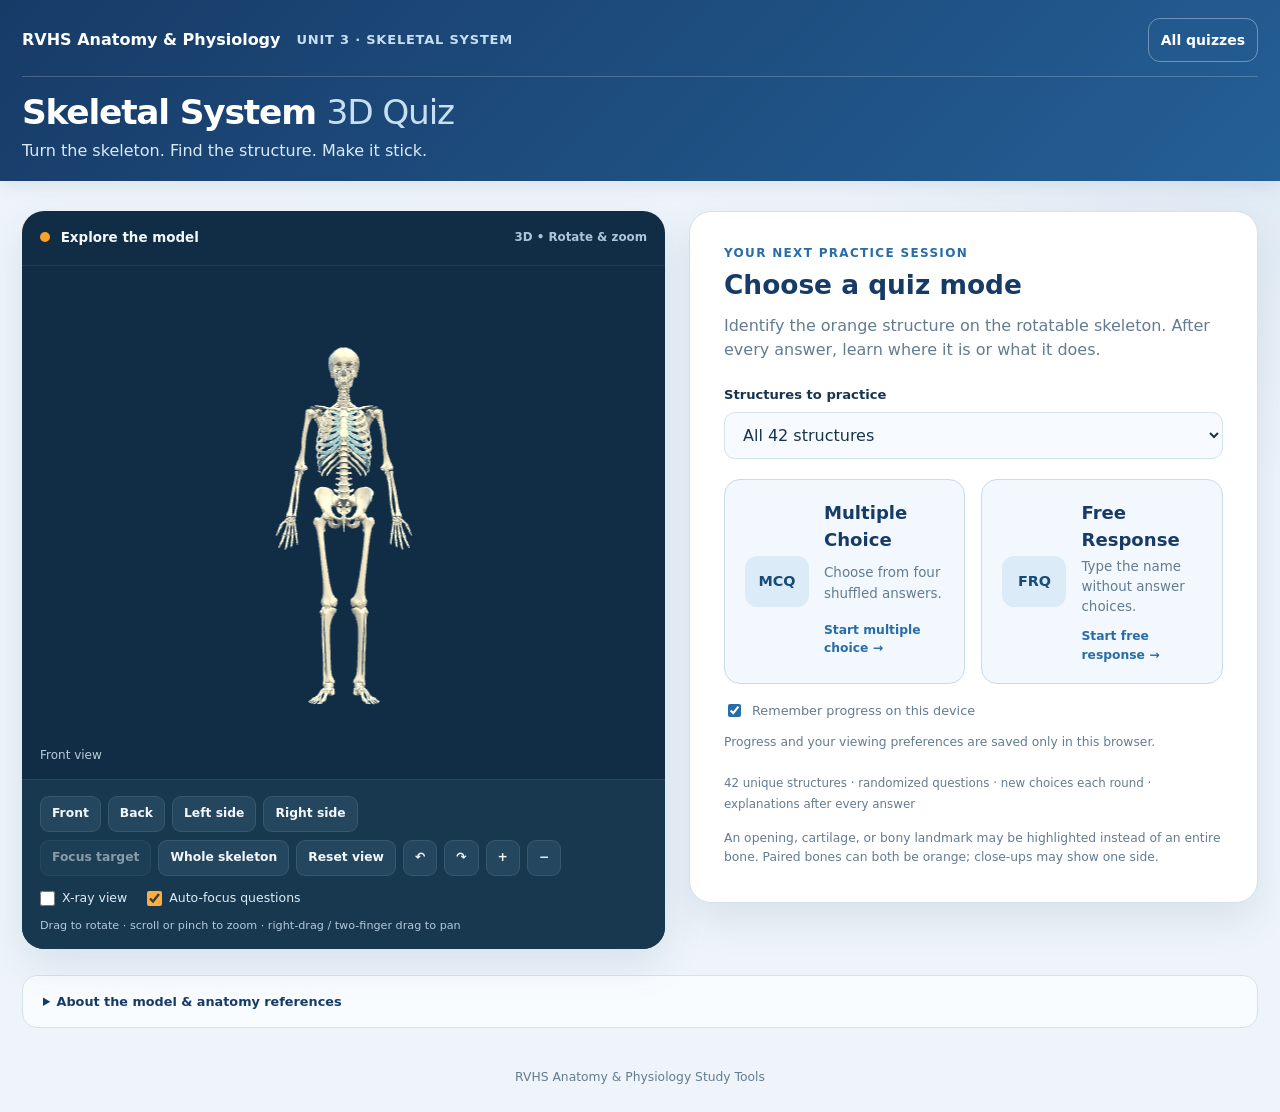
<file: skeletal-system-quiz/index.html>
<!doctype html>
<html lang="en">
<head>
 <meta charset="utf-8"><meta name="viewport" content="width=device-width, initial-scale=1"><meta name="theme-color" content="#173b67">
 <title>Skeletal System 3D Quiz · Version 1.3.5 · RVHS Anatomy &amp; Physiology</title>
 <link rel="stylesheet" href="style.css?v=1.3.5">
 <link rel="stylesheet" href="../assets/styles/site.css?v=1.0.1">
  <link rel="stylesheet" href="../assets/styles/quiz-interactions.css">
</head>
<body>
 <header class="site-header">
  <div class="quiz-header">
   <nav class="quiz-header-nav" aria-label="Quiz navigation">
    <a class="quiz-brand" href="../">RVHS Anatomy &amp; Physiology</a>
    <span class="quiz-breadcrumb">Unit 3 · Skeletal system</span>
    <a class="all-quizzes-link" href="../#unit-3">All quizzes</a>
   </nav>
   <div class="quiz-heading-row">
    <div class="quiz-heading"><h1>Skeletal System <span>3D Quiz</span></h1><p class="header-sub">Turn the skeleton. Find the structure. Make it stick.</p></div>
    <div id="scoreChip" class="score-chip" aria-label="Current score" hidden>0 correct</div>
   </div>
  </div>
 </header>
 <main>
  <div class="layout">
   <section class="model-card" aria-label="Skeleton viewer">
    <div class="viewer-heading"><span><i class="target-dot"></i> <span id="targetHint">Explore the model</span></span><span class="viewer-tag">3D • Rotate &amp; zoom</span></div>
    <div id="viewer" class="viewer" tabindex="0" aria-label="Skeleton viewer. Arrow keys rotate, plus and minus zoom."><div id="loadMessage" class="load-message" role="status">Loading your skeleton…</div><span class="orientation" id="orientation">Front view</span></div>
    <div class="viewer-controls" aria-label="Model controls">
     <div class="control-row"><button type="button" data-view="front" disabled>Front</button><button type="button" data-view="back" disabled>Back</button><button type="button" data-view="side" disabled>Left side</button><button type="button" data-view="otherSide" disabled>Right side</button></div>
     <div class="control-row"><button id="focusButton" type="button" disabled>Focus target</button><button id="wholeButton" type="button" disabled>Whole skeleton</button><button id="resetView" type="button" disabled>Reset view</button><button id="rotateLeft" type="button" aria-label="Rotate left" disabled>↶</button><button id="rotateRight" type="button" aria-label="Rotate right" disabled>↷</button><button id="zoomIn" type="button" aria-label="Zoom in" disabled>+</button><button id="zoomOut" type="button" aria-label="Zoom out" disabled>−</button></div>
     <div class="check-row"><label><input id="ghostToggle" type="checkbox" disabled> X-ray view</label><label><input id="autoFocus" type="checkbox" checked> Auto-focus questions</label></div>
     <p class="viewer-help">Drag to rotate · scroll or pinch to zoom · right-drag / two-finger drag to pan</p>
     <button id="backToQuestion" class="mobile-jump" type="button" hidden>Back to question ↓</button>
    </div>
   </section>
   <div class="quiz-panel">
    <section id="menuScreen" class="panel" aria-labelledby="modeHeading">
     <span class="eyebrow">Your next practice session</span><h2 id="modeHeading">Choose a quiz mode</h2>
     <p>Identify the orange structure on the rotatable skeleton. After every answer, learn where it is or what it does.</p>
     <label class="select-label" for="regionSelect">Structures to practice</label><select id="regionSelect"><option value="all">All 42 structures</option></select>
     <div class="mode-grid"><button id="mcModeButton" type="button" class="mode-button" disabled><span class="mode-icon">MCQ</span><strong>Multiple Choice</strong><span>Choose from four shuffled answers.</span><b>Start multiple choice →</b></button><button id="freeModeButton" type="button" class="mode-button free-mode" disabled><span class="mode-icon">FRQ</span><strong>Free Response</strong><span>Type the name without answer choices.</span><b>Start free response →</b></button></div>
     <div id="savedSession" class="saved-session" hidden><p id="savedSummary"></p><div class="saved-actions"><button id="resumeButton" class="primary" type="button" disabled>Resume saved quiz</button><button id="clearSavedButton" class="secondary" type="button">Clear saved quiz</button></div></div>
     <label class="save-label"><input id="rememberProgress" type="checkbox" checked> Remember progress on this device</label>
     <p id="storageStatus" class="small-note">Progress and your viewing preferences are saved only in this browser.</p>
     <div class="features">42 unique structures · randomized questions · new choices each round · explanations after every answer</div>
     <p class="small-note">An opening, cartilage, or bony landmark may be highlighted instead of an entire bone. Paired bones can both be orange; close-ups may show one side.</p>
    </section>
    <section id="quizScreen" class="panel" aria-labelledby="questionTitle" hidden>
     <div class="progress-meta"><span id="questionCount">Question 1</span><span id="modeLabel">Multiple choice</span></div><progress id="progressBar" value="0" max="42" aria-label="Quiz progress"></progress>
     <span class="eyebrow question-eyebrow">Identify the orange structure</span><h2 id="questionTitle" tabindex="-1">What is highlighted?</h2><p class="question-help">Rotate or zoom the model as much as you need.</p><button id="jumpToModel" class="mobile-jump light" type="button">View highlighted structure ↑</button>
     <div id="choices" class="answers"></div>
     <form id="freeForm" hidden><label for="freeAnswer">Structure name</label><div class="free-row"><input id="freeAnswer" type="text" autocomplete="off" autocapitalize="none" spellcheck="false" enterkeyhint="done" maxlength="100" placeholder="Type your answer" aria-describedby="inputHelp feedback"><button type="submit" id="submitButton" class="primary">Check answer</button></div><p id="inputHelp" class="small-note">Not case-sensitive. Extra spaces and punctuation are ignored. Common names such as “tailbone” and “shoulder blade” are accepted. Enter checks your answer.</p></form>
     <div id="feedback" class="feedback" role="status" aria-live="polite" hidden></div>
     <div id="factBox" class="fact-box" hidden><span class="fact-label">Anatomy note</span><h3 id="factTitle"></h3><p id="factText"></p><p id="landmarkNote" class="landmark-note" hidden></p></div>
     <div class="question-actions"><button id="skipButton" type="button" class="secondary">I don’t know</button><button id="nextButton" type="button" class="primary" disabled>Next question →</button></div>
     <button id="changeMode" type="button" class="text-button">Change mode / restart</button><p class="keyboard-hint">Keys: 1–4 select an answer · Enter continues after feedback.</p>
    </section>
    <section id="resultsScreen" class="panel" aria-labelledby="resultsHeading" hidden>
     <span class="eyebrow">Practice complete</span><h2 id="resultsHeading">Your results</h2><div id="percentScore" class="score-big">0%</div><p id="rawScore"></p><p id="resultSummary"></p>
     <div class="result-actions"><button id="retryButton" class="primary" type="button">Try another shuffle</button><button id="missedButton" class="secondary" type="button">Practice missed structures</button><a class="quiz-library-action" href="../index.html#quizzes">Return to quiz library</a><button id="menuButton" class="secondary" type="button">Choose a mode</button></div>
     <h3 id="reviewHeading">Review</h3><div id="reviewList" class="review-list"></div>
    </section>
   </div>
  </div>
  <details class="about"><summary>About the model &amp; anatomy references</summary><p>Bone surfaces come from BodyParts3D 4.0. Colored surface regions identify the ilium, ischium, pubis, acromion, transverse processes, and femoral condyles. Orange perimeter markers identify the eye sockets and anterior nasal aperture. The coccyx, pubic symphysis, and lower costal cartilages for ribs 8–10 are simplified original supplements. These region boundaries and supplements are teaching approximations. False ribs include pairs 8–12; floating ribs (11–12) form a subset.</p><p><a href="https://dbarchive.biosciencedbc.jp/en/bodyparts3d/" target="_blank" rel="noopener">BodyParts3D</a>, (c) The Database Center for Life Science, licensed under <a href="https://creativecommons.org/licenses/by-sa/2.1/jp/" target="_blank" rel="noopener">CC Attribution-Share Alike 2.1 Japan</a>. Adapted geometry is distributed under the same license. Rendering: <a href="https://threejs.org/" target="_blank" rel="noopener">Three.js</a> (MIT).</p><p>Anatomy references: OpenStax Anatomy and Physiology 2e — <a href="https://openstax.org/books/anatomy-and-physiology-2e/pages/7-2-the-skull" target="_blank" rel="noopener">skull</a>, <a href="https://openstax.org/books/anatomy-and-physiology-2e/pages/7-3-the-vertebral-column" target="_blank" rel="noopener">vertebral column</a>, <a href="https://openstax.org/books/anatomy-and-physiology-2e/pages/7-4-the-thoracic-cage" target="_blank" rel="noopener">thoracic cage</a>, <a href="https://openstax.org/books/anatomy-and-physiology-2e/pages/8-1-the-pectoral-girdle" target="_blank" rel="noopener">shoulder girdle</a>, <a href="https://openstax.org/books/anatomy-and-physiology-2e/pages/8-2-bones-of-the-upper-limb" target="_blank" rel="noopener">upper limb</a>, <a href="https://openstax.org/books/anatomy-and-physiology-2e/pages/8-3-the-pelvic-girdle-and-pelvis" target="_blank" rel="noopener">pelvis</a>, and <a href="https://openstax.org/books/anatomy-and-physiology-2e/pages/8-4-bones-of-the-lower-limb" target="_blank" rel="noopener">lower limb</a>.</p></details>
 </main><footer>RVHS Anatomy &amp; Physiology Study Tools</footer>
 <noscript><p class="noscript">Enable JavaScript to use the 3D quiz.</p></noscript>
 <script type="module" src="app.mjs?v=1.3.5"></script>
</body>
</html>
</file>
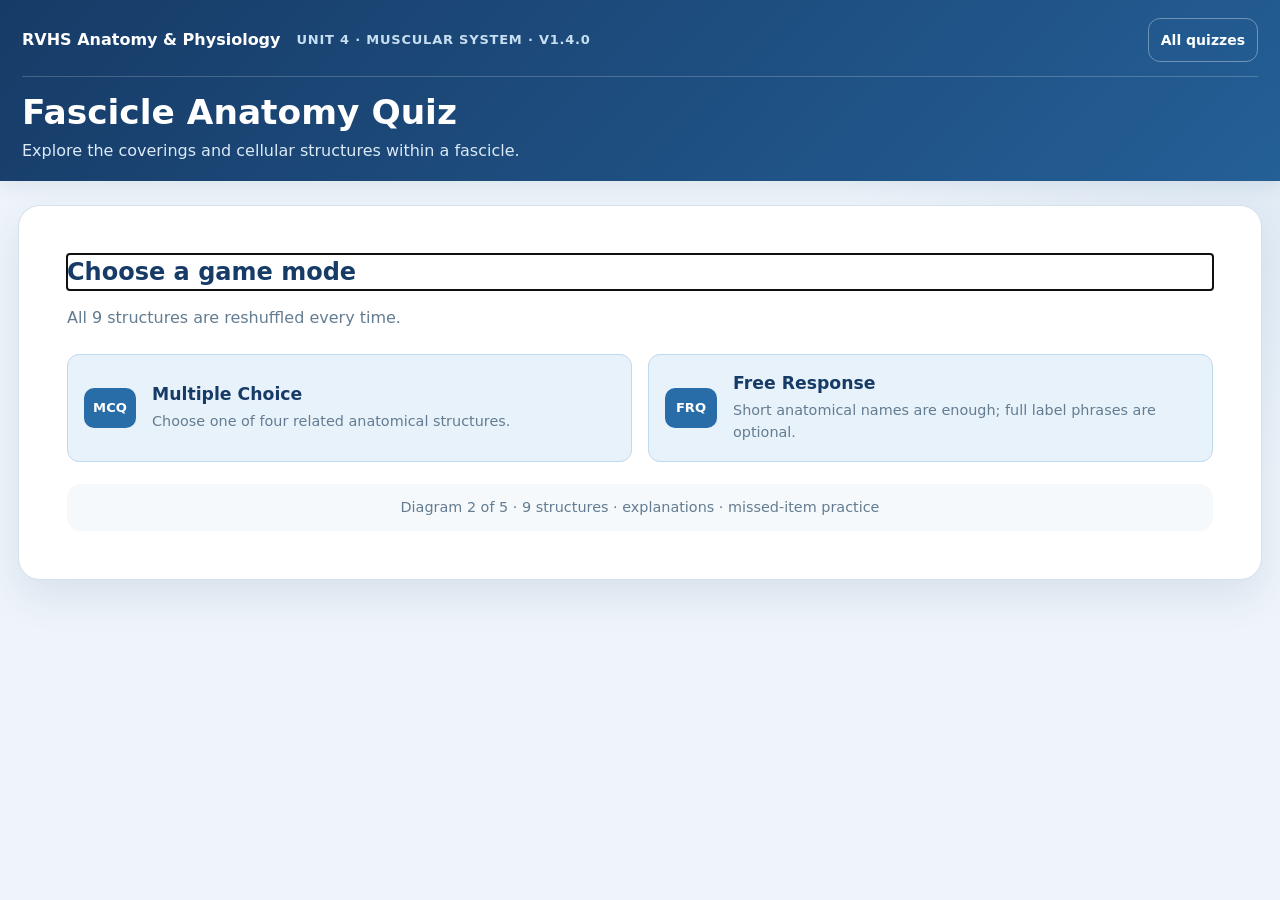
<file: muscular-system-quiz/fascicle-anatomy/index.html>
<!doctype html>
<html lang="en">
<head>
  <meta charset="utf-8">
  <meta name="viewport" content="width=device-width, initial-scale=1">
  <meta name="theme-color" content="#173b67">
  <title>Fascicle Anatomy Quiz</title>
  <link rel="stylesheet" href="../style.css?v=1.4.1-pointers">
  <link rel="stylesheet" href="../../assets/styles/site.css?v=1.0.1">
  <link rel="stylesheet" href="../../assets/styles/quiz-interactions.css">
</head>
<body data-quiz="fascicle-anatomy">
  <header class="site-header">
    <div class="quiz-header">
      <nav class="quiz-header-nav" aria-label="Quiz navigation">
        <a class="quiz-brand" href="../../">RVHS Anatomy &amp; Physiology</a>
        <span class="quiz-breadcrumb">Unit 4 · Muscular System · v1.4.0</span>
        <a class="all-quizzes-link" href="../../#unit-4">All quizzes</a>
      </nav>
      <div class="quiz-heading-row">
        <div class="quiz-heading">
          <h1>Fascicle Anatomy Quiz</h1>
          <p class="header-sub">Explore the coverings and cellular structures within a fascicle.</p>
        </div>
        <div id="scoreChip" class="score-chip hidden" aria-label="Current score">0</div>
      </div>
    </div>
  </header>

  <main>
    <section id="menuScreen" class="card menu-card">
      <h2 id="menuTitle" tabindex="-1">Choose a game mode</h2>
      <p class="muted">All 9 structures are reshuffled every time.</p>
      <div class="mode-grid">
        <button id="mcModeButton" class="rounded-button mode-button mc" type="button">
          <span class="key-badge" aria-hidden="true">MCQ</span>
          <span><span class="mode-title">Multiple Choice</span><span class="mode-desc">Choose one of four related anatomical structures.</span></span>
        </button>
        <button id="freeModeButton" class="rounded-button mode-button free" type="button">
          <span class="key-badge" aria-hidden="true">FRQ</span>
          <span><span class="mode-title">Free Response</span><span class="mode-desc">Short anatomical names are enough; full label phrases are optional.</span></span>
        </button>
      </div>
      <div class="features">Diagram 2 of 5 · 9 structures · explanations · missed-item practice</div>
    </section>

    <section id="quizScreen" class="hidden" aria-labelledby="questionTitle">
      <div class="quiz-meta"><span id="questionCount">QUESTION 1 OF 9</span><span id="categoryLabel">MUSCULAR SYSTEM</span><span id="modeLabel" class="mode-label">Multiple choice</span></div>
      <div class="progress-track" aria-hidden="true"><div id="progressFill" class="progress-fill"></div></div>
      <div class="card quiz-card">
        <div class="question-heading">
          <h2 id="questionTitle">Which structure is marked?</h2>
          <p class="muted">Identify the structure at the arrow tip, or the region marked by a bracket. Use zoom for small details; scroll to explore the diagram.</p>
        </div>
        <div class="question-layout">
        <div class="diagram-column">
          <div class="diagram-tools" role="group" aria-label="Diagram zoom">
            <button id="zoomOut" class="rounded-button" type="button" aria-label="Zoom out of diagram" disabled>−</button>
            <output id="zoomLabel" aria-live="polite" aria-label="Diagram zoom level">1×</output>
            <button id="zoomIn" class="rounded-button" type="button" aria-label="Zoom into diagram">+</button>
            <button id="resetView" class="rounded-button" type="button">Reset view</button>
          </div>
        <div class="diagram-panel" tabindex="0" aria-label="Anatomy diagram. The arrow tip marks the structure. Scroll horizontally or vertically when zoomed.">
          <div class="diagram-wrap">
            <img src="../images/fascicle-anatomy.webp" alt="Cross section of a fascicle with peeled coverings, individual muscle fibers, peripheral nuclei, a satellite cell, mitochondria, and myofibrils." draggable="false" width="1000" height="637">
            <svg id="regionBracket" class="region-bracket hidden" viewBox="0 0 1000 637" aria-hidden="true"><path class="marker-halo"></path><path id="bracketPath"></path></svg>
            <svg id="targetPointer" class="target-pointer" viewBox="0 0 1000 637" aria-hidden="true">
              <path class="pointer-stem-halo"></path><path class="pointer-head-halo"></path>
              <path id="pointerStem"></path><path id="pointerHead"></path>
            </svg>
          </div>
        </div>

        </div>

        <div class="answer-panel">
        <div id="mcAnswers" class="answers" aria-label="Answer choices"></div>
        <form id="freeForm" class="free-row hidden" autocomplete="off">
          <label class="screen-reader-only" for="freeAnswer">Your answer</label>
          <input spellcheck="false" autocapitalize="none" id="freeAnswer" type="text" inputmode="text" enterkeyhint="done" placeholder="Type a short anatomical name" aria-describedby="feedback">
          <button id="submitButton" class="rounded-button submit-button" type="submit">Submit ↵</button>
        </form>
        <div id="feedback" class="feedback" aria-live="polite"></div>
        <div id="structureBlurb" class="structure-blurb" aria-live="polite" aria-atomic="true"></div>
        <div class="nav-row">
          <button id="changeModeButton" class="rounded-button" type="button">Change Mode</button>
          <button id="nextButton" class="rounded-button next-button" type="button" disabled>Next Question ↵</button>
        </div>
        </div>
        </div>
      </div>
    </section>

    <section id="resultsScreen" class="card results-card hidden" aria-labelledby="resultsTitle">
      <h2 id="resultsTitle" tabindex="-1">Quiz Complete</h2>
      <div id="percentScore" class="score-big">0%</div>
      <p id="rawScore" style="font-weight:800;font-size:1.2rem;margin-bottom:5px"></p>
      <p id="resultMessage" class="muted"></p>
      <div class="results-actions">
        <button id="practiceMissedButton" class="rounded-button practice-missed" type="button">Practice missed items</button>
        <button id="playAgainButton" class="rounded-button play-again" type="button">Shuffle &amp; Play Again ↵</button>
        <button id="resultsModeButton" class="rounded-button" type="button">Change Mode</button>
      <a id="nextDiagramLink" class="quiz-library-action" href="../muscle-fiber/">Next diagram</a>
      <a class="quiz-library-action" href="../../#unit-4">Return to quiz library</a>
      </div>
    </section>
  </main>

  <script type="module" src="../app.mjs?v=1.4.1-pointers"></script>
</body>
</html>
</file>
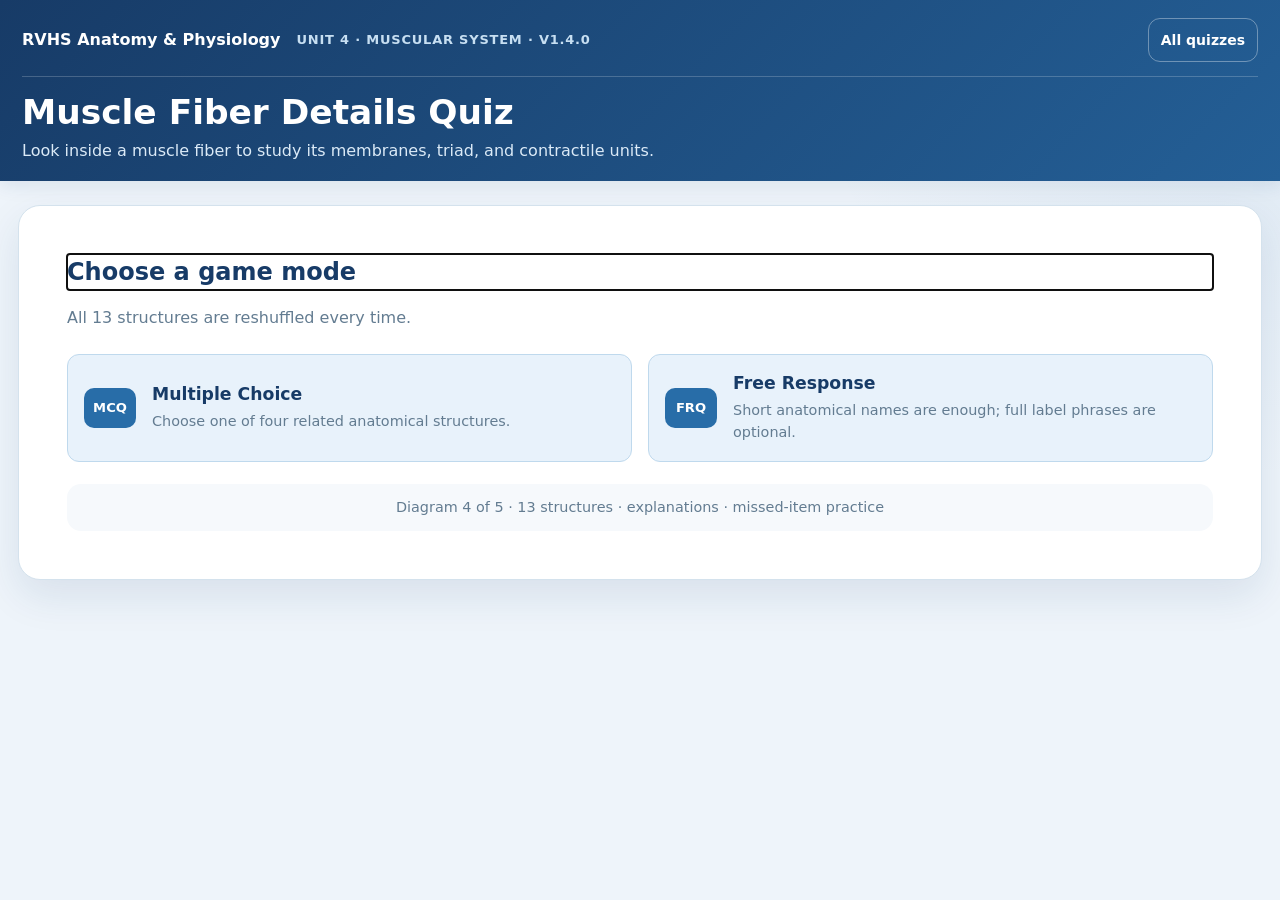
<file: muscular-system-quiz/fiber-details/index.html>
<!doctype html>
<html lang="en">
<head>
  <meta charset="utf-8">
  <meta name="viewport" content="width=device-width, initial-scale=1">
  <meta name="theme-color" content="#173b67">
  <title>Muscle Fiber Details Quiz</title>
  <link rel="stylesheet" href="../style.css?v=1.4.1-pointers">
  <link rel="stylesheet" href="../../assets/styles/site.css?v=1.0.1">
  <link rel="stylesheet" href="../../assets/styles/quiz-interactions.css">
</head>
<body data-quiz="fiber-details">
  <header class="site-header">
    <div class="quiz-header">
      <nav class="quiz-header-nav" aria-label="Quiz navigation">
        <a class="quiz-brand" href="../../">RVHS Anatomy &amp; Physiology</a>
        <span class="quiz-breadcrumb">Unit 4 · Muscular System · v1.4.0</span>
        <a class="all-quizzes-link" href="../../#unit-4">All quizzes</a>
      </nav>
      <div class="quiz-heading-row">
        <div class="quiz-heading">
          <h1>Muscle Fiber Details Quiz</h1>
          <p class="header-sub">Look inside a muscle fiber to study its membranes, triad, and contractile units.</p>
        </div>
        <div id="scoreChip" class="score-chip hidden" aria-label="Current score">0</div>
      </div>
    </div>
  </header>

  <main>
    <section id="menuScreen" class="card menu-card">
      <h2 id="menuTitle" tabindex="-1">Choose a game mode</h2>
      <p class="muted">All 13 structures are reshuffled every time.</p>
      <div class="mode-grid">
        <button id="mcModeButton" class="rounded-button mode-button mc" type="button">
          <span class="key-badge" aria-hidden="true">MCQ</span>
          <span><span class="mode-title">Multiple Choice</span><span class="mode-desc">Choose one of four related anatomical structures.</span></span>
        </button>
        <button id="freeModeButton" class="rounded-button mode-button free" type="button">
          <span class="key-badge" aria-hidden="true">FRQ</span>
          <span><span class="mode-title">Free Response</span><span class="mode-desc">Short anatomical names are enough; full label phrases are optional.</span></span>
        </button>
      </div>
      <div class="features">Diagram 4 of 5 · 13 structures · explanations · missed-item practice</div>
    </section>

    <section id="quizScreen" class="hidden" aria-labelledby="questionTitle">
      <div class="quiz-meta"><span id="questionCount">QUESTION 1 OF 13</span><span id="categoryLabel">MUSCULAR SYSTEM</span><span id="modeLabel" class="mode-label">Multiple choice</span></div>
      <div class="progress-track" aria-hidden="true"><div id="progressFill" class="progress-fill"></div></div>
      <div class="card quiz-card">
        <div class="question-heading">
          <h2 id="questionTitle">Which structure is marked?</h2>
          <p class="muted">Identify the structure at the arrow tip, or the region marked by a bracket. Use zoom for small details; scroll to explore the diagram.</p>
        </div>
        <div class="question-layout">
        <div class="diagram-column">
          <div class="diagram-tools" role="group" aria-label="Diagram zoom">
            <button id="zoomOut" class="rounded-button" type="button" aria-label="Zoom out of diagram" disabled>−</button>
            <output id="zoomLabel" aria-live="polite" aria-label="Diagram zoom level">1×</output>
            <button id="zoomIn" class="rounded-button" type="button" aria-label="Zoom into diagram">+</button>
            <button id="resetView" class="rounded-button" type="button">Reset view</button>
          </div>
        <div class="diagram-panel" tabindex="0" aria-label="Anatomy diagram. The arrow tip marks the structure. Scroll horizontally or vertically when zoomed.">
          <div class="diagram-wrap">
            <img src="../images/fiber-details.webp" alt="Cutaway muscle fiber showing reticulum around myofibrils, transverse tubules, terminal cisterns, mitochondria, peripheral nuclei, and an extended myofibril." draggable="false" width="1000" height="645">
            <svg id="regionBracket" class="region-bracket hidden" viewBox="0 0 1000 645" aria-hidden="true"><path class="marker-halo"></path><path id="bracketPath"></path></svg>
            <svg id="targetPointer" class="target-pointer" viewBox="0 0 1000 645" aria-hidden="true">
              <path class="pointer-stem-halo"></path><path class="pointer-head-halo"></path>
              <path id="pointerStem"></path><path id="pointerHead"></path>
            </svg>
          </div>
        </div>

        </div>

        <div class="answer-panel">
        <div id="mcAnswers" class="answers" aria-label="Answer choices"></div>
        <form id="freeForm" class="free-row hidden" autocomplete="off">
          <label class="screen-reader-only" for="freeAnswer">Your answer</label>
          <input spellcheck="false" autocapitalize="none" id="freeAnswer" type="text" inputmode="text" enterkeyhint="done" placeholder="Type a short anatomical name" aria-describedby="feedback">
          <button id="submitButton" class="rounded-button submit-button" type="submit">Submit ↵</button>
        </form>
        <div id="feedback" class="feedback" aria-live="polite"></div>
        <div id="structureBlurb" class="structure-blurb" aria-live="polite" aria-atomic="true"></div>
        <div class="nav-row">
          <button id="changeModeButton" class="rounded-button" type="button">Change Mode</button>
          <button id="nextButton" class="rounded-button next-button" type="button" disabled>Next Question ↵</button>
        </div>
        </div>
        </div>
      </div>
    </section>

    <section id="resultsScreen" class="card results-card hidden" aria-labelledby="resultsTitle">
      <h2 id="resultsTitle" tabindex="-1">Quiz Complete</h2>
      <div id="percentScore" class="score-big">0%</div>
      <p id="rawScore" style="font-weight:800;font-size:1.2rem;margin-bottom:5px"></p>
      <p id="resultMessage" class="muted"></p>
      <div class="results-actions">
        <button id="practiceMissedButton" class="rounded-button practice-missed" type="button">Practice missed items</button>
        <button id="playAgainButton" class="rounded-button play-again" type="button">Shuffle &amp; Play Again ↵</button>
        <button id="resultsModeButton" class="rounded-button" type="button">Change Mode</button>
      <a id="nextDiagramLink" class="quiz-library-action" href="../sarcomere/">Next diagram</a>
      <a class="quiz-library-action" href="../../#unit-4">Return to quiz library</a>
      </div>
    </section>
  </main>

  <script type="module" src="../app.mjs?v=1.4.1-pointers"></script>
</body>
</html>
</file>
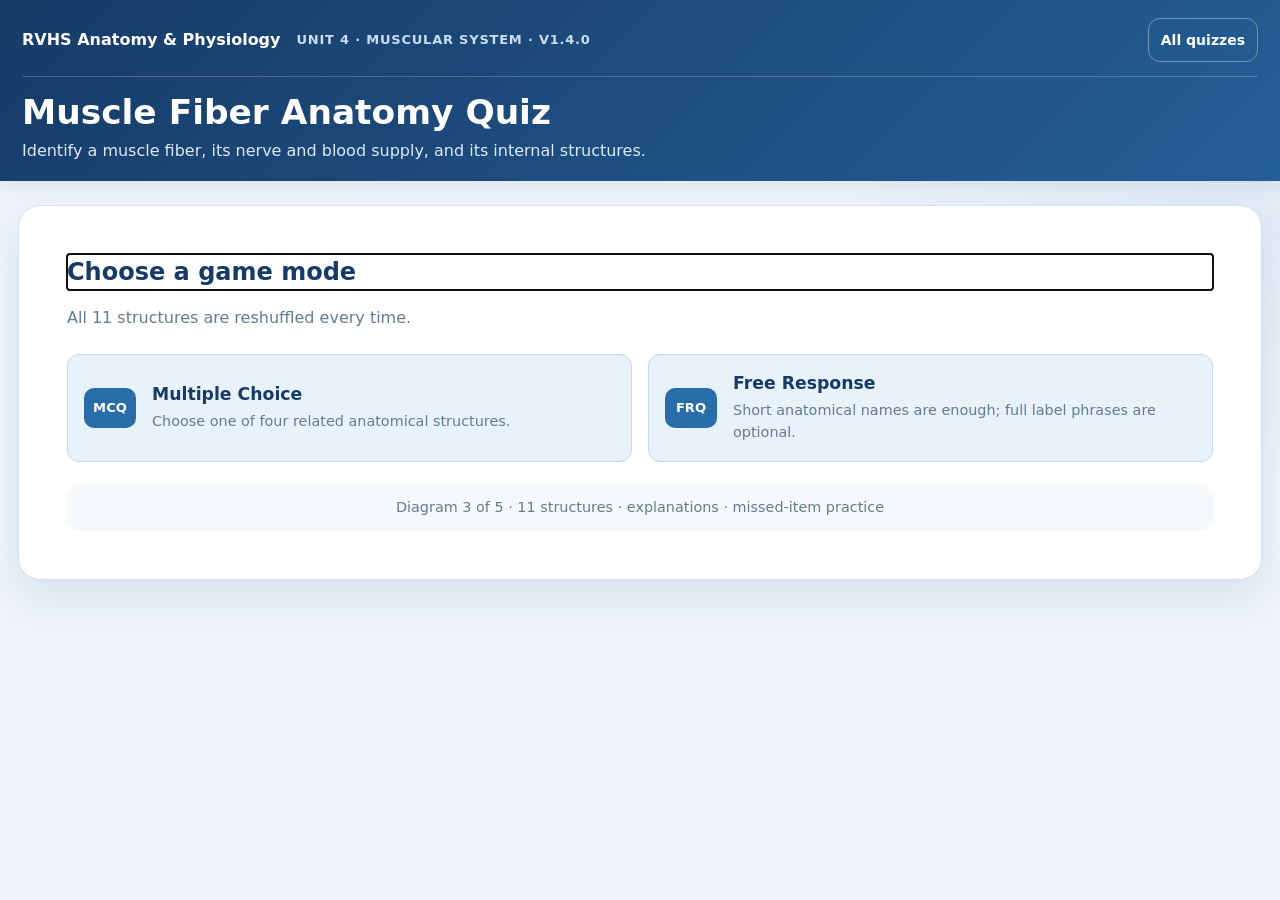
<file: muscular-system-quiz/muscle-fiber/index.html>
<!doctype html>
<html lang="en">
<head>
  <meta charset="utf-8">
  <meta name="viewport" content="width=device-width, initial-scale=1">
  <meta name="theme-color" content="#173b67">
  <title>Muscle Fiber Anatomy Quiz</title>
  <link rel="stylesheet" href="../style.css?v=1.4.1-pointers">
  <link rel="stylesheet" href="../../assets/styles/site.css?v=1.0.1">
  <link rel="stylesheet" href="../../assets/styles/quiz-interactions.css">
</head>
<body data-quiz="muscle-fiber">
  <header class="site-header">
    <div class="quiz-header">
      <nav class="quiz-header-nav" aria-label="Quiz navigation">
        <a class="quiz-brand" href="../../">RVHS Anatomy &amp; Physiology</a>
        <span class="quiz-breadcrumb">Unit 4 · Muscular System · v1.4.0</span>
        <a class="all-quizzes-link" href="../../#unit-4">All quizzes</a>
      </nav>
      <div class="quiz-heading-row">
        <div class="quiz-heading">
          <h1>Muscle Fiber Anatomy Quiz</h1>
          <p class="header-sub">Identify a muscle fiber, its nerve and blood supply, and its internal structures.</p>
        </div>
        <div id="scoreChip" class="score-chip hidden" aria-label="Current score">0</div>
      </div>
    </div>
  </header>

  <main>
    <section id="menuScreen" class="card menu-card">
      <h2 id="menuTitle" tabindex="-1">Choose a game mode</h2>
      <p class="muted">All 11 structures are reshuffled every time.</p>
      <div class="mode-grid">
        <button id="mcModeButton" class="rounded-button mode-button mc" type="button">
          <span class="key-badge" aria-hidden="true">MCQ</span>
          <span><span class="mode-title">Multiple Choice</span><span class="mode-desc">Choose one of four related anatomical structures.</span></span>
        </button>
        <button id="freeModeButton" class="rounded-button mode-button free" type="button">
          <span class="key-badge" aria-hidden="true">FRQ</span>
          <span><span class="mode-title">Free Response</span><span class="mode-desc">Short anatomical names are enough; full label phrases are optional.</span></span>
        </button>
      </div>
      <div class="features">Diagram 3 of 5 · 11 structures · explanations · missed-item practice</div>
    </section>

    <section id="quizScreen" class="hidden" aria-labelledby="questionTitle">
      <div class="quiz-meta"><span id="questionCount">QUESTION 1 OF 11</span><span id="categoryLabel">MUSCULAR SYSTEM</span><span id="modeLabel" class="mode-label">Multiple choice</span></div>
      <div class="progress-track" aria-hidden="true"><div id="progressFill" class="progress-fill"></div></div>
      <div class="card quiz-card">
        <div class="question-heading">
          <h2 id="questionTitle">Which structure is marked?</h2>
          <p class="muted">Identify the structure at the arrow tip, or the region marked by a bracket. Use zoom for small details; scroll to explore the diagram.</p>
        </div>
        <div class="question-layout">
        <div class="diagram-column">
          <div class="diagram-tools" role="group" aria-label="Diagram zoom">
            <button id="zoomOut" class="rounded-button" type="button" aria-label="Zoom out of diagram" disabled>−</button>
            <output id="zoomLabel" aria-live="polite" aria-label="Diagram zoom level">1×</output>
            <button id="zoomIn" class="rounded-button" type="button" aria-label="Zoom into diagram">+</button>
            <button id="resetView" class="rounded-button" type="button">Reset view</button>
          </div>
        <div class="diagram-panel" tabindex="0" aria-label="Anatomy diagram. The arrow tip marks the structure. Scroll horizontally or vertically when zoomed.">
          <div class="diagram-wrap">
            <img src="../images/muscle-fiber.webp" alt="Pulled-out muscle fiber with a branching yellow nerve, red capillary, nuclei, striations, and a myofibril extending into filaments." draggable="false" width="1000" height="631">
            <svg id="regionBracket" class="region-bracket hidden" viewBox="0 0 1000 631" aria-hidden="true"><path class="marker-halo"></path><path id="bracketPath"></path></svg>
            <svg id="targetPointer" class="target-pointer" viewBox="0 0 1000 631" aria-hidden="true">
              <path class="pointer-stem-halo"></path><path class="pointer-head-halo"></path>
              <path id="pointerStem"></path><path id="pointerHead"></path>
            </svg>
          </div>
        </div>

        </div>

        <div class="answer-panel">
        <div id="mcAnswers" class="answers" aria-label="Answer choices"></div>
        <form id="freeForm" class="free-row hidden" autocomplete="off">
          <label class="screen-reader-only" for="freeAnswer">Your answer</label>
          <input spellcheck="false" autocapitalize="none" id="freeAnswer" type="text" inputmode="text" enterkeyhint="done" placeholder="Type a short anatomical name" aria-describedby="feedback">
          <button id="submitButton" class="rounded-button submit-button" type="submit">Submit ↵</button>
        </form>
        <div id="feedback" class="feedback" aria-live="polite"></div>
        <div id="structureBlurb" class="structure-blurb" aria-live="polite" aria-atomic="true"></div>
        <div class="nav-row">
          <button id="changeModeButton" class="rounded-button" type="button">Change Mode</button>
          <button id="nextButton" class="rounded-button next-button" type="button" disabled>Next Question ↵</button>
        </div>
        </div>
        </div>
      </div>
    </section>

    <section id="resultsScreen" class="card results-card hidden" aria-labelledby="resultsTitle">
      <h2 id="resultsTitle" tabindex="-1">Quiz Complete</h2>
      <div id="percentScore" class="score-big">0%</div>
      <p id="rawScore" style="font-weight:800;font-size:1.2rem;margin-bottom:5px"></p>
      <p id="resultMessage" class="muted"></p>
      <div class="results-actions">
        <button id="practiceMissedButton" class="rounded-button practice-missed" type="button">Practice missed items</button>
        <button id="playAgainButton" class="rounded-button play-again" type="button">Shuffle &amp; Play Again ↵</button>
        <button id="resultsModeButton" class="rounded-button" type="button">Change Mode</button>
      <a id="nextDiagramLink" class="quiz-library-action" href="../fiber-details/">Next diagram</a>
      <a class="quiz-library-action" href="../../#unit-4">Return to quiz library</a>
      </div>
    </section>
  </main>

  <script type="module" src="../app.mjs?v=1.4.1-pointers"></script>
</body>
</html>
</file>
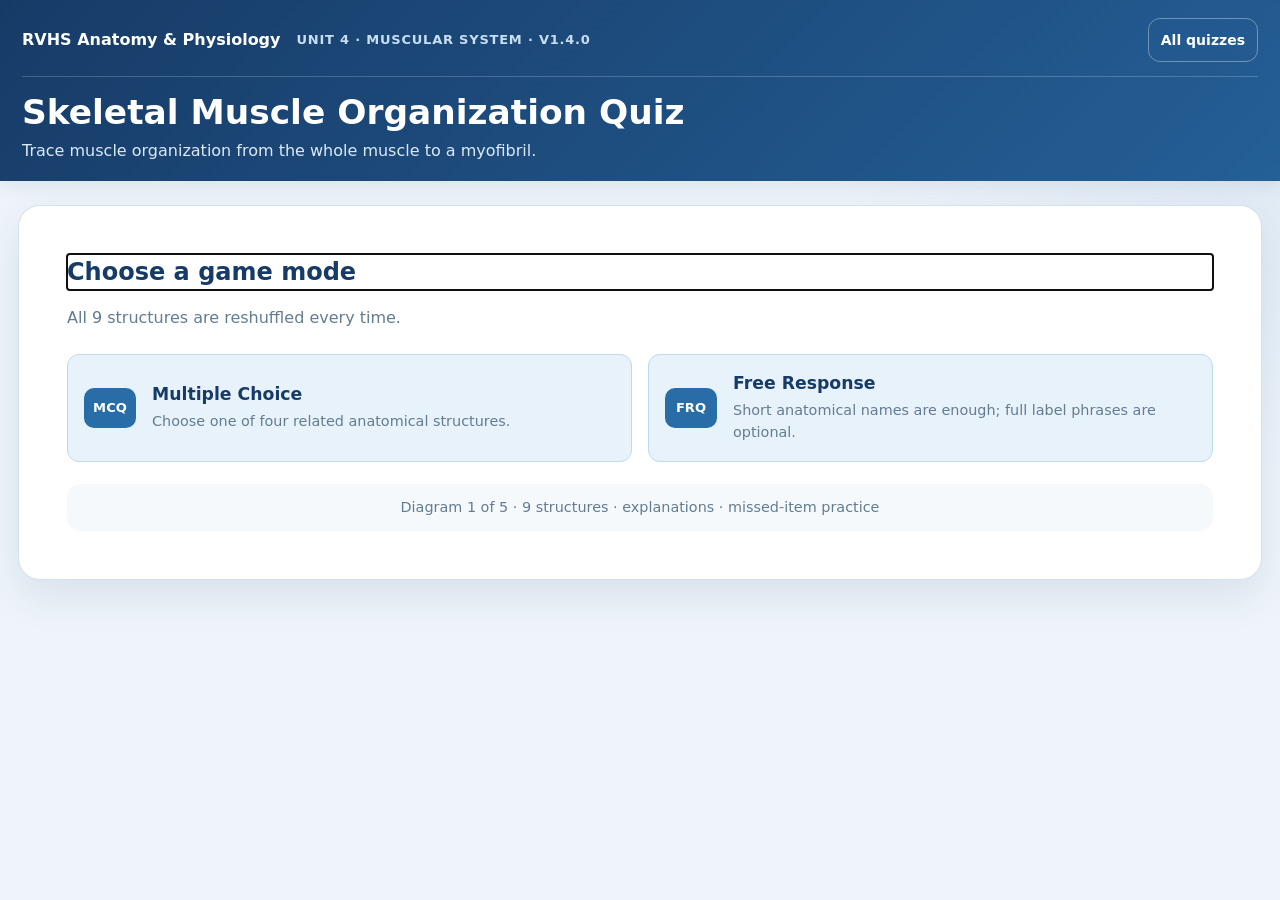
<file: muscular-system-quiz/muscle-organization/index.html>
<!doctype html>
<html lang="en">
<head>
  <meta charset="utf-8">
  <meta name="viewport" content="width=device-width, initial-scale=1">
  <meta name="theme-color" content="#173b67">
  <title>Skeletal Muscle Organization Quiz</title>
  <link rel="stylesheet" href="../style.css?v=1.4.1-pointers">
  <link rel="stylesheet" href="../../assets/styles/site.css?v=1.0.1">
  <link rel="stylesheet" href="../../assets/styles/quiz-interactions.css">
</head>
<body data-quiz="muscle-organization">
  <header class="site-header">
    <div class="quiz-header">
      <nav class="quiz-header-nav" aria-label="Quiz navigation">
        <a class="quiz-brand" href="../../">RVHS Anatomy &amp; Physiology</a>
        <span class="quiz-breadcrumb">Unit 4 · Muscular System · v1.4.0</span>
        <a class="all-quizzes-link" href="../../#unit-4">All quizzes</a>
      </nav>
      <div class="quiz-heading-row">
        <div class="quiz-heading">
          <h1>Skeletal Muscle Organization Quiz</h1>
          <p class="header-sub">Trace muscle organization from the whole muscle to a myofibril.</p>
        </div>
        <div id="scoreChip" class="score-chip hidden" aria-label="Current score">0</div>
      </div>
    </div>
  </header>

  <main>
    <section id="menuScreen" class="card menu-card">
      <h2 id="menuTitle" tabindex="-1">Choose a game mode</h2>
      <p class="muted">All 9 structures are reshuffled every time.</p>
      <div class="mode-grid">
        <button id="mcModeButton" class="rounded-button mode-button mc" type="button">
          <span class="key-badge" aria-hidden="true">MCQ</span>
          <span><span class="mode-title">Multiple Choice</span><span class="mode-desc">Choose one of four related anatomical structures.</span></span>
        </button>
        <button id="freeModeButton" class="rounded-button mode-button free" type="button">
          <span class="key-badge" aria-hidden="true">FRQ</span>
          <span><span class="mode-title">Free Response</span><span class="mode-desc">Short anatomical names are enough; full label phrases are optional.</span></span>
        </button>
      </div>
      <div class="features">Diagram 1 of 5 · 9 structures · explanations · missed-item practice</div>
    </section>

    <section id="quizScreen" class="hidden" aria-labelledby="questionTitle">
      <div class="quiz-meta"><span id="questionCount">QUESTION 1 OF 9</span><span id="categoryLabel">MUSCULAR SYSTEM</span><span id="modeLabel" class="mode-label">Multiple choice</span></div>
      <div class="progress-track" aria-hidden="true"><div id="progressFill" class="progress-fill"></div></div>
      <div class="card quiz-card">
        <div class="question-heading">
          <h2 id="questionTitle">Which structure is marked?</h2>
          <p class="muted">Identify the structure at the arrow tip, or the region marked by a bracket. Use zoom for small details; scroll to explore the diagram.</p>
        </div>
        <div class="question-layout">
        <div class="diagram-column">
          <div class="diagram-tools" role="group" aria-label="Diagram zoom">
            <button id="zoomOut" class="rounded-button" type="button" aria-label="Zoom out of diagram" disabled>−</button>
            <output id="zoomLabel" aria-live="polite" aria-label="Diagram zoom level">1×</output>
            <button id="zoomIn" class="rounded-button" type="button" aria-label="Zoom into diagram">+</button>
            <button id="resetView" class="rounded-button" type="button">Reset view</button>
          </div>
        <div class="diagram-panel" tabindex="0" aria-label="Anatomy diagram. The arrow tip marks the structure. Scroll horizontally or vertically when zoomed.">
          <div class="diagram-wrap">
            <img src="../images/muscle-organization.webp" alt="Sectioned skeletal muscle attached to bone, with a fascicle, muscle fiber, and myofibril pulled out in sequence." draggable="false" width="1000" height="714">
            <svg id="regionBracket" class="region-bracket hidden" viewBox="0 0 1000 714" aria-hidden="true"><path class="marker-halo"></path><path id="bracketPath"></path></svg>
            <svg id="targetPointer" class="target-pointer" viewBox="0 0 1000 714" aria-hidden="true">
              <path class="pointer-stem-halo"></path><path class="pointer-head-halo"></path>
              <path id="pointerStem"></path><path id="pointerHead"></path>
            </svg>
          </div>
        </div>

        </div>

        <div class="answer-panel">
        <div id="mcAnswers" class="answers" aria-label="Answer choices"></div>
        <form id="freeForm" class="free-row hidden" autocomplete="off">
          <label class="screen-reader-only" for="freeAnswer">Your answer</label>
          <input spellcheck="false" autocapitalize="none" id="freeAnswer" type="text" inputmode="text" enterkeyhint="done" placeholder="Type a short anatomical name" aria-describedby="feedback">
          <button id="submitButton" class="rounded-button submit-button" type="submit">Submit ↵</button>
        </form>
        <div id="feedback" class="feedback" aria-live="polite"></div>
        <div id="structureBlurb" class="structure-blurb" aria-live="polite" aria-atomic="true"></div>
        <div class="nav-row">
          <button id="changeModeButton" class="rounded-button" type="button">Change Mode</button>
          <button id="nextButton" class="rounded-button next-button" type="button" disabled>Next Question ↵</button>
        </div>
        </div>
        </div>
      </div>
    </section>

    <section id="resultsScreen" class="card results-card hidden" aria-labelledby="resultsTitle">
      <h2 id="resultsTitle" tabindex="-1">Quiz Complete</h2>
      <div id="percentScore" class="score-big">0%</div>
      <p id="rawScore" style="font-weight:800;font-size:1.2rem;margin-bottom:5px"></p>
      <p id="resultMessage" class="muted"></p>
      <div class="results-actions">
        <button id="practiceMissedButton" class="rounded-button practice-missed" type="button">Practice missed items</button>
        <button id="playAgainButton" class="rounded-button play-again" type="button">Shuffle &amp; Play Again ↵</button>
        <button id="resultsModeButton" class="rounded-button" type="button">Change Mode</button>
      <a id="nextDiagramLink" class="quiz-library-action" href="../fascicle-anatomy/">Next diagram</a>
      <a class="quiz-library-action" href="../../#unit-4">Return to quiz library</a>
      </div>
    </section>
  </main>

  <script type="module" src="../app.mjs?v=1.4.1-pointers"></script>
</body>
</html>
</file>
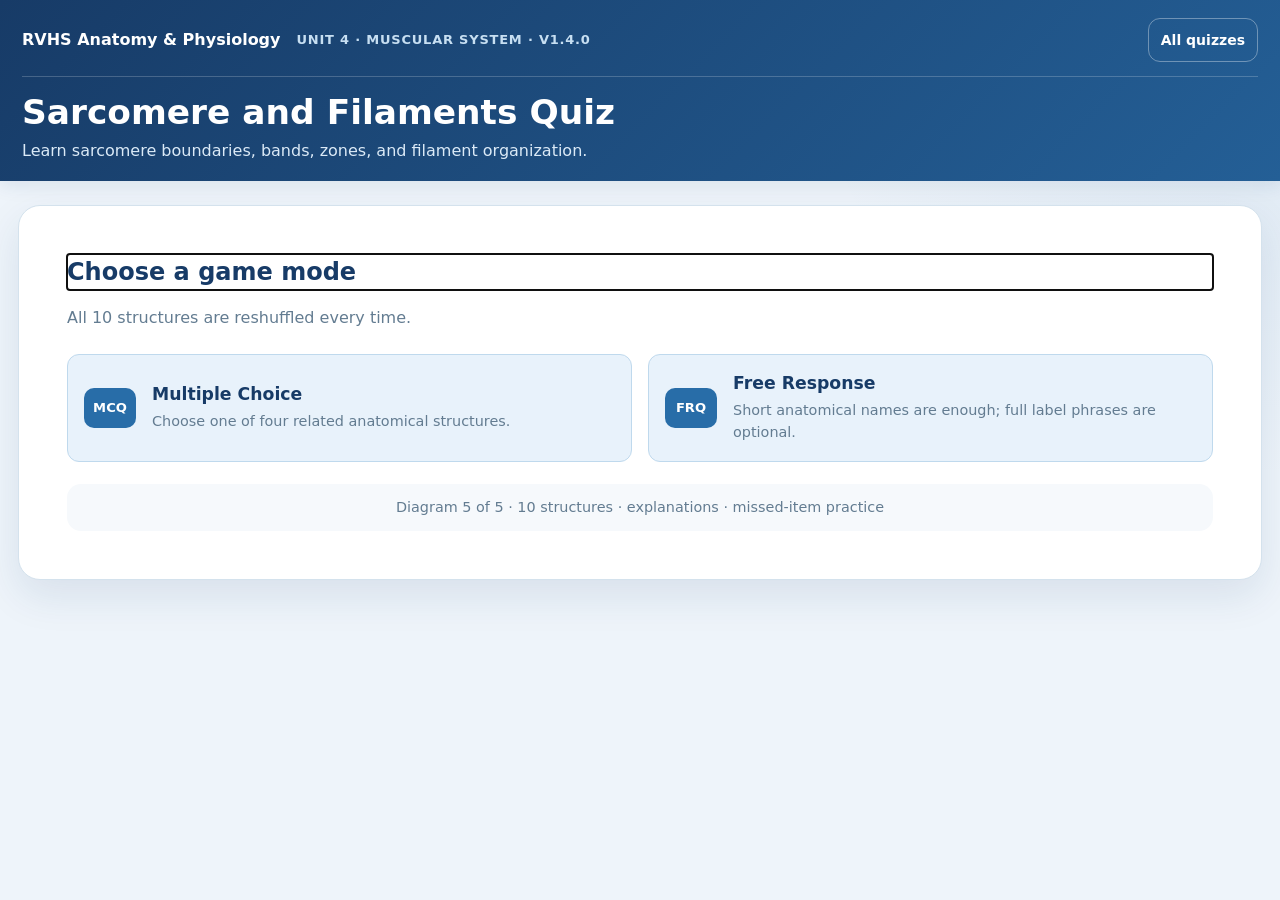
<file: muscular-system-quiz/sarcomere/index.html>
<!doctype html>
<html lang="en">
<head>
  <meta charset="utf-8">
  <meta name="viewport" content="width=device-width, initial-scale=1">
  <meta name="theme-color" content="#173b67">
  <title>Sarcomere and Filaments Quiz</title>
  <link rel="stylesheet" href="../style.css?v=1.4.1-pointers">
  <link rel="stylesheet" href="../../assets/styles/site.css?v=1.0.1">
  <link rel="stylesheet" href="../../assets/styles/quiz-interactions.css">
</head>
<body data-quiz="sarcomere">
  <header class="site-header">
    <div class="quiz-header">
      <nav class="quiz-header-nav" aria-label="Quiz navigation">
        <a class="quiz-brand" href="../../">RVHS Anatomy &amp; Physiology</a>
        <span class="quiz-breadcrumb">Unit 4 · Muscular System · v1.4.0</span>
        <a class="all-quizzes-link" href="../../#unit-4">All quizzes</a>
      </nav>
      <div class="quiz-heading-row">
        <div class="quiz-heading">
          <h1>Sarcomere and Filaments Quiz</h1>
          <p class="header-sub">Learn sarcomere boundaries, bands, zones, and filament organization.</p>
        </div>
        <div id="scoreChip" class="score-chip hidden" aria-label="Current score">0</div>
      </div>
    </div>
  </header>

  <main>
    <section id="menuScreen" class="card menu-card">
      <h2 id="menuTitle" tabindex="-1">Choose a game mode</h2>
      <p class="muted">All 10 structures are reshuffled every time.</p>
      <div class="mode-grid">
        <button id="mcModeButton" class="rounded-button mode-button mc" type="button">
          <span class="key-badge" aria-hidden="true">MCQ</span>
          <span><span class="mode-title">Multiple Choice</span><span class="mode-desc">Choose one of four related anatomical structures.</span></span>
        </button>
        <button id="freeModeButton" class="rounded-button mode-button free" type="button">
          <span class="key-badge" aria-hidden="true">FRQ</span>
          <span><span class="mode-title">Free Response</span><span class="mode-desc">Short anatomical names are enough; full label phrases are optional.</span></span>
        </button>
      </div>
      <div class="features">Diagram 5 of 5 · 10 structures · explanations · missed-item practice</div>
    </section>

    <section id="quizScreen" class="hidden" aria-labelledby="questionTitle">
      <div class="quiz-meta"><span id="questionCount">QUESTION 1 OF 10</span><span id="categoryLabel">MUSCULAR SYSTEM</span><span id="modeLabel" class="mode-label">Multiple choice</span></div>
      <div class="progress-track" aria-hidden="true"><div id="progressFill" class="progress-fill"></div></div>
      <div class="card quiz-card">
        <div class="question-heading">
          <h2 id="questionTitle">Which structure is marked?</h2>
          <p class="muted">Identify the structure at the arrow tip, or the region marked by a bracket. Use zoom for small details; scroll to explore the diagram.</p>
        </div>
        <div class="question-layout">
        <div class="diagram-column">
          <div class="diagram-tools" role="group" aria-label="Diagram zoom">
            <button id="zoomOut" class="rounded-button" type="button" aria-label="Zoom out of diagram" disabled>−</button>
            <output id="zoomLabel" aria-live="polite" aria-label="Diagram zoom level">1×</output>
            <button id="zoomIn" class="rounded-button" type="button" aria-label="Zoom into diagram">+</button>
            <button id="resetView" class="rounded-button" type="button">Reset view</button>
          </div>
        <div class="diagram-panel" tabindex="0" aria-label="Anatomy diagram. The arrow tip marks the structure. Scroll horizontally or vertically when zoomed.">
          <div class="diagram-wrap">
            <img src="../images/sarcomere.webp" alt="Myofibril above a molecular sarcomere with two Z discs, a central M line, thick and thin filaments, and springlike titin." draggable="false" width="1000" height="651">
            <svg id="regionBracket" class="region-bracket hidden" viewBox="0 0 1000 651" aria-hidden="true"><path class="marker-halo"></path><path id="bracketPath"></path></svg>
            <svg id="targetPointer" class="target-pointer" viewBox="0 0 1000 651" aria-hidden="true">
              <path class="pointer-stem-halo"></path><path class="pointer-head-halo"></path>
              <path id="pointerStem"></path><path id="pointerHead"></path>
            </svg>
          </div>
        </div>

        </div>

        <div class="answer-panel">
        <div id="mcAnswers" class="answers" aria-label="Answer choices"></div>
        <form id="freeForm" class="free-row hidden" autocomplete="off">
          <label class="screen-reader-only" for="freeAnswer">Your answer</label>
          <input spellcheck="false" autocapitalize="none" id="freeAnswer" type="text" inputmode="text" enterkeyhint="done" placeholder="Type a short anatomical name" aria-describedby="feedback">
          <button id="submitButton" class="rounded-button submit-button" type="submit">Submit ↵</button>
        </form>
        <div id="feedback" class="feedback" aria-live="polite"></div>
        <div id="structureBlurb" class="structure-blurb" aria-live="polite" aria-atomic="true"></div>
        <div class="nav-row">
          <button id="changeModeButton" class="rounded-button" type="button">Change Mode</button>
          <button id="nextButton" class="rounded-button next-button" type="button" disabled>Next Question ↵</button>
        </div>
        </div>
        </div>
      </div>
    </section>

    <section id="resultsScreen" class="card results-card hidden" aria-labelledby="resultsTitle">
      <h2 id="resultsTitle" tabindex="-1">Quiz Complete</h2>
      <div id="percentScore" class="score-big">0%</div>
      <p id="rawScore" style="font-weight:800;font-size:1.2rem;margin-bottom:5px"></p>
      <p id="resultMessage" class="muted"></p>
      <div class="results-actions">
        <button id="practiceMissedButton" class="rounded-button practice-missed" type="button">Practice missed items</button>
        <button id="playAgainButton" class="rounded-button play-again" type="button">Shuffle &amp; Play Again ↵</button>
        <button id="resultsModeButton" class="rounded-button" type="button">Change Mode</button>
      <a id="nextDiagramLink" class="quiz-library-action" href="../muscle-organization/">Next diagram</a>
      <a class="quiz-library-action" href="../../#unit-4">Return to quiz library</a>
      </div>
    </section>
  </main>

  <script type="module" src="../app.mjs?v=1.4.1-pointers"></script>
</body>
</html>
</file>
<file: assets/styles/site.css>
/* Shared RVHS Anatomy & Physiology design system.
   Page styles remain responsible for quiz diagrams and other specialized layouts. */
:root {
  color-scheme: light;

  /* Brand and semantic palette */
  --brand-navy: #173b67;
  --brand-blue: #286da8;
  --brand-blue-dark: #174b78;
  --brand-blue-soft: #e8f2fb;
  --color-bg: #eef4fa;
  --color-surface: #ffffff;
  --color-text: #18344f;
  --color-muted: #637c91;
  --color-border: #d4e2ed;
  --color-focus: #d18218;
  --color-success: #24744f;
  --color-success-bg: #e6f6ed;
  --color-danger: #a73535;
  --color-danger-bg: #fdecec;
  --color-neutral-bg: #f5f8fb;
  --button-bg: #f7fbff;
  --button-bg-hover: var(--brand-blue-soft);
  --button-border: #bfd9ed;
  --button-text: var(--brand-blue-dark);
  --button-primary-bg: var(--brand-blue);
  --button-primary-hover: var(--brand-blue-dark);
  --button-primary-text: #ffffff;

  /* Compatibility aliases used by the existing quiz-specific styles. */
  --bg: var(--color-bg);
  --surface: var(--color-surface);
  --card: var(--color-surface);
  --navy: var(--brand-navy);
  --blue: var(--brand-blue);
  --blue-dark: var(--brand-blue-dark);
  --blue-soft: var(--brand-blue-soft);
  --text: var(--color-text);
  --muted: var(--color-muted);
  --border: var(--color-border);
  --green: var(--color-success);
  --green-soft: var(--color-success-bg);
  --red: var(--color-danger);
  --red-soft: var(--color-danger-bg);

  /* Type scale */
  --font-sans: Inter, ui-sans-serif, system-ui, -apple-system, BlinkMacSystemFont, "Segoe UI", sans-serif;
  --text-xs: 0.75rem;
  --text-sm: 0.875rem;
  --text-md: 1rem;
  --text-lg: 1.125rem;
  --text-xl: 1.5rem;
  --text-2xl: clamp(1.8rem, 4vw, 2.75rem);

  /* Spacing scale */
  --space-1: 0.25rem;
  --space-2: 0.5rem;
  --space-3: 0.75rem;
  --space-4: 1rem;
  --space-5: 1.5rem;
  --space-6: 2rem;
  --space-7: 3rem;

  --radius-sm: 0.5rem;
  --radius-md: 0.75rem;
  --radius-lg: 1rem;
  --radius-xl: 1.375rem;
  --shadow-sm: 0 4px 18px rgb(23 59 103 / 10%);
  --shadow-card: 0 16px 40px rgb(23 59 103 / 10%);
  --shadow: var(--shadow-card);
  --content-width: 1120px;
  --content-width-wide: 1380px;
  --transition-fast: 150ms ease;
  --transition-base: 180ms ease;
  --breakpoint-mobile: 700px;
  --breakpoint-tablet: 950px;
}

html { background: var(--color-bg); }

body {
  color: var(--color-text);
  background: radial-gradient(circle at top right, rgb(40 109 168 / 10%), transparent 30rem), var(--color-bg);
  font-family: var(--font-sans);
}

button, input, select { font: inherit; }

button:focus-visible,
a:focus-visible,
input:focus-visible,
select:focus-visible,
summary:focus-visible {
  outline: 3px solid var(--color-focus);
  outline-offset: 3px;
}

.site-header {
  padding: 18px 22px;
  color: #fff;
  background: linear-gradient(135deg, var(--brand-navy), #245f96);
  box-shadow: var(--shadow-sm);
}

.header-inner {
  width: min(var(--content-width-wide), 100%);
  margin-inline: auto;
  display: flex;
  align-items: center;
  justify-content: space-between;
  gap: var(--space-4);
}

.site-header a { color: #fff; }

.eyebrow {
  color: var(--brand-blue);
  font-size: var(--text-xs);
  font-weight: 850;
  letter-spacing: 0.11em;
  line-height: 1.3;
  text-transform: uppercase;
}

.site-header .eyebrow { color: #c7dff2; }

.card,
.panel {
  border: 1px solid var(--color-border);
  border-radius: var(--radius-xl);
  background: var(--color-surface);
  box-shadow: var(--shadow-card);
}

.score-chip {
  border: 1px solid var(--color-border);
  border-radius: var(--radius-lg);
  background: var(--color-surface);
  color: var(--brand-navy);
  font-weight: 800;
  white-space: nowrap;
}

.site-header .score-chip {
  border-color: rgb(255 255 255 / 25%);
  background: rgb(255 255 255 / 13%);
  color: #fff;
}

.rounded-button {
  border: 1px solid var(--button-border);
  border-radius: var(--radius-md);
  background: var(--button-bg);
  color: var(--button-text);
  transition: transform var(--transition-fast), border-color var(--transition-fast),
    background-color var(--transition-fast), box-shadow var(--transition-fast);
}

.rounded-button:hover:not(:disabled) {
  border-color: var(--brand-blue);
  background: var(--button-bg-hover);
  transform: translateY(-2px);
}
.rounded-button:active:not(:disabled), .rounded-button.key-pressed { transform: translateY(1px) scale(0.99); }

.mode-grid { display: grid; grid-template-columns: repeat(2, minmax(0, 1fr)); gap: var(--space-4); }

.rounded-button.mode-button,
.rounded-button.mode-button.mc,
.rounded-button.mode-button.free {
  border-color: var(--button-border);
  background: var(--brand-blue-soft);
  color: var(--color-text);
}

.rounded-button.mode-button:hover:not(:disabled),
.rounded-button.mode-button.mc:hover:not(:disabled),
.rounded-button.mode-button.free:hover:not(:disabled) {
  border-color: var(--brand-blue);
  background: #dcebf8;
}

.rounded-button.mode-button .key-badge,
.answer-button .key-badge {
  background: var(--brand-blue);
  color: #fff;
}

.rounded-button.mode-button .key-badge {
  min-width: 3.25rem;
  padding-inline: var(--space-2);
  white-space: nowrap;
}

.rounded-button.submit-button,
.rounded-button.next-button,
.rounded-button.play-again {
  border-color: var(--button-primary-bg);
  background: var(--button-primary-bg);
  color: var(--button-primary-text);
}

.rounded-button.submit-button:hover:not(:disabled),
.rounded-button.next-button:hover:not(:disabled),
.rounded-button.play-again:hover:not(:disabled) {
  border-color: var(--button-primary-hover);
  background: var(--button-primary-hover);
}

.rounded-button.answer-button {
  border-color: var(--button-border);
  background: var(--button-bg);
  color: var(--color-text);
}

.rounded-button.answer-button:hover:not(:disabled) {
  border-color: var(--brand-blue);
  background: var(--button-bg-hover);
}

.rounded-button.answer-button.correct {
  border-color: var(--color-success);
  background: var(--color-success-bg);
  color: var(--color-success);
}

.rounded-button.answer-button.wrong {
  border-color: var(--color-danger);
  background: var(--color-danger-bg);
  color: var(--color-danger);
}

.progress-track {
  overflow: hidden;
  border-radius: 999px;
  background: #dce8f2;
}

.progress-fill {
  height: 100%;
  background: var(--brand-blue);
  transition: width var(--transition-base);
}

.feedback { border-radius: var(--radius-md); }
.feedback.correct { background: var(--color-success-bg); color: var(--color-success); }
.feedback.wrong { background: var(--color-danger-bg); color: var(--color-danger); }
.feedback.neutral { background: var(--color-neutral-bg); color: var(--color-muted); }

@media (max-width: 700px) {
  .site-header { padding: 16px; }
  .header-inner { align-items: flex-start; }
  .mode-grid { grid-template-columns: 1fr; }
}

@media (prefers-reduced-motion: reduce) {
  *, *::before, *::after {
    scroll-behavior: auto !important;
    transition-duration: 0.01ms !important;
    animation-duration: 0.01ms !important;
    animation-iteration-count: 1 !important;
  }
}

/* Standard quiz-page header: navigation remains above the page-specific title. */
.quiz-header {
  width: min(var(--content-width-wide), 100%);
  margin-inline: auto;
}

.quiz-header-nav {
  display: flex;
  flex-wrap: wrap;
  align-items: center;
  gap: 0.5rem 1rem;
  padding-bottom: 0.875rem;
  border-bottom: 1px solid rgb(255 255 255 / 20%);
}

.quiz-brand,
.all-quizzes-link {
  display: inline-flex;
  min-height: 44px;
  align-items: center;
  font-weight: 800;
  text-decoration: none;
}

.quiz-brand { font-size: 1rem; }
.quiz-breadcrumb {
  flex: 1 1 14rem;
  color: #c7dff2;
  font-size: 0.8125rem;
  font-weight: 750;
  letter-spacing: 0.06em;
  text-transform: uppercase;
}

.all-quizzes-link {
  padding-inline: 0.75rem;
  border: 1px solid rgb(255 255 255 / 35%);
  border-radius: var(--radius-md);
  font-size: 0.875rem;
}

.quiz-brand:hover,
.all-quizzes-link:hover { text-decoration: underline; }

.quiz-heading-row {
  display: flex;
  align-items: center;
  justify-content: space-between;
  gap: 1rem;
  padding-top: 1rem;
}

.quiz-heading { min-width: 0; }
.quiz-heading h1 {
  margin: 0;
  color: #fff;
  font-size: clamp(1.45rem, 3vw, 2.15rem);
  line-height: 1.15;
}
.quiz-heading h1 span { color: #c7dff2; }
.quiz-heading .header-sub {
  margin: 0.375rem 0 0;
  color: #dbeaf7;
}
.quiz-heading-row .score-chip {
  flex: 0 0 auto;
  min-width: 4.75rem;
  padding: 0.625rem 0.875rem;
  text-align: center;
}

@media (max-width: 700px) {
  .quiz-header-nav { align-items: flex-start; }
  .quiz-brand { flex: 1 1 calc(100% - 7rem); }
  .quiz-breadcrumb { flex-basis: 100%; order: 3; }
  .quiz-heading-row { align-items: flex-start; flex-wrap: wrap; }
  .quiz-heading { flex: 1 1 15rem; }
}
</file>
<file: assets/styles/homepage.css>
/* Homepage only: unit accents complement the shared blue study-site palette. */
.study-home { --muted: #567086; line-height: 1.55; }
.study-home * { box-sizing: border-box; }
.study-home { margin: 0; }
.study-home a { color: inherit; }
.study-home h1, .study-home h2, .study-home h3 { color: var(--navy); }
.study-home .skip-link { position: absolute; top: 12px; left: 12px; z-index: 10; padding: 12px 18px; background: white; border-radius: 10px; transform: translateY(-160%); }
.study-home .skip-link:focus { transform: translateY(0); }
.top-banner { background: #0f2847; color: #d4e2ed; text-align: center; padding: 6px 16px; font-size: .75rem; }
.top-banner a { color: white; font-weight: 700; }
.study-home .site-header { padding: 18px 24px; }
.study-home .header-inner { width: min(1120px, 100%); gap: 20px; }
.brand { display: inline-flex; align-items: center; gap: 12px; font-weight: 850; text-decoration: none; line-height: 1.35; }
.brand svg { width: 32px; height: 32px; color: #c7dff2; flex: 0 0 auto; }
.brand-sub { display: block; font-size: .8rem; font-weight: 550; color: #dbeaf7; }
.nav-links { display: flex; flex-wrap: wrap; gap: 6px; font-size: .85rem; font-weight: 750; }
.nav-links a { min-height: 44px; padding: 10px 13px; border-radius: 9px; text-decoration: none; }
.nav-links a:hover { background: rgb(255 255 255 / 12%); }
.study-home main { width: min(1120px, 100%); margin-inline: auto; padding: 34px 24px 40px; }
.hero { display: grid; grid-template-columns: minmax(0, 1.45fr) minmax(0, 1fr); gap: 22px; margin-bottom: 34px; }
.hero-card, .info-card { border: 1px solid var(--border); border-radius: 22px; background: white; box-shadow: 0 10px 30px rgb(23 59 103 / 5%); }
.hero-card { padding: clamp(28px, 4vw, 42px); background: linear-gradient(135deg, #fff 55%, #f2f7fc); position: relative; overflow: hidden; }
.hero-card::before { content: ''; position: absolute; right: 0; top: 0; width: 100px; height: 100px; background-image: radial-gradient(#bad1e3 1px, transparent 1px); background-size: 12px 12px; opacity: .5; mask-image: linear-gradient(225deg, black, transparent); pointer-events: none; }
.study-home .eyebrow { display: block; margin-bottom: 12px; font-size: .7rem; letter-spacing: .12em; }
.hero-card h1 { margin: 0; font-size: clamp(2.25rem, 3.8vw, 3.25rem); line-height: 1.08; letter-spacing: -.045em; }
.hero-card h1 > span { display: block; margin-top: 14px; font-size: 1.12rem; font-weight: 650; letter-spacing: -.01em; line-height: 1.4; color: var(--blue-dark); }
.hero-card p { color: var(--muted); margin: 16px 0 18px; max-width: 48ch; font-size: .95rem; }
.study-modes { display: flex; flex-wrap: wrap; gap: 8px; }
.study-modes span { display: inline-flex; align-items: center; gap: 7px; color: var(--blue-dark); font-size: .78rem; font-weight: 700; }
.study-modes span::before { content: '✓'; width: 19px; height: 19px; display: grid; place-items: center; background: var(--blue-soft); border-radius: 50%; font-size: .7rem; }
.hero-actions { display: flex; align-items: center; flex-wrap: wrap; gap: 20px; margin-top: 26px; }
.primary-link, .quiz-link { display: inline-flex; justify-content: center; align-items: center; gap: 14px; min-height: 46px; padding: 11px 18px; background: var(--blue); color: white !important; border-radius: 10px; font-size: .85rem; font-weight: 750; text-decoration: none; transition: background-color 140ms ease, transform 140ms ease; }
.primary-link:hover, .quiz-link:hover { background: var(--blue-dark); }
.link-arrow { width: 16px; height: 16px; flex-shrink: 0; vertical-align: middle; }
.library-count { color: var(--muted); font-size: .8rem; font-weight: 650; }
.library-count span { margin-inline: 7px; }
.info-card { padding: 26px; display: flex; flex-direction: column; justify-content: space-between; background: linear-gradient(145deg, #fff, #f8faff); }
.feature-top { display: flex; align-items: center; justify-content: space-between; gap: 12px; }
.feature-label { font-size: .7rem; color: var(--blue-dark); background: var(--blue-soft); border: 1px solid #bfd9ed; border-radius: 6px; padding: 5px 9px; font-weight: 800; }
.release-label { color: var(--muted); font-size: .72rem; font-weight: 700; }
.feature-body { display: grid; grid-template-columns: 100px minmax(0, 1fr); align-items: center; gap: 18px; margin-block: 22px; }
.feature-image { padding: 8px; border: 1px solid #e4eaf0; border-radius: 14px; background: white; }
.feature-image img { display: block; width: 100%; height: 160px; object-fit: contain; }
.feature-body .eyebrow { font-size: .65rem; margin-bottom: 7px; }
.feature-body h2 { margin: 0; font-size: 1.55rem; line-height: 1.2; letter-spacing: -.03em; }
.feature-body p { margin: 10px 0 0; color: var(--muted); font-size: .88rem; }
.release-link { align-self: center; font-size: .76rem; margin-top: 14px; color: var(--muted) !important; text-underline-offset: 3px; }
.unit-picker { margin-bottom: 30px; scroll-margin-top: 18px; }
.library-heading { display: flex; justify-content: space-between; flex-wrap: wrap; align-items: baseline; gap: 4px 16px; margin-bottom: 14px; }
.library-heading h2 { margin: 0; font-size: 1.15rem; letter-spacing: -.02em; }
.library-heading p { color: var(--muted); font-size: .82rem; margin: 0; }
.unit-jumps { display: grid; grid-template-columns: repeat(3, minmax(0, 1fr)); gap: 14px; }
.unit-theme-1 { --unit-color: #206d6b; --unit-soft: #eaf6f3; --unit-border: #b9dcd5; }
.unit-theme-2 { --unit-color: #59569b; --unit-soft: #f0effa; --unit-border: #d0cdec; }
.unit-theme-3 { --unit-color: #815c20; --unit-soft: #fff6e8; --unit-border: #ead6b5; }
.unit-jump { display: flex; align-items: center; gap: 12px; padding: 17px; background: white; border: 1px solid var(--unit-border); border-radius: 13px; text-decoration: none; transition: background-color 140ms ease; }
.unit-jump:hover { background: var(--unit-soft); }
.jump-number, .unit-number { flex-shrink: 0; display: grid; place-items: center; background: var(--unit-soft); color: var(--unit-color); border: 1px solid var(--unit-border); border-radius: 10px; font-weight: 800; font-size: .85rem; width: 40px; height: 42px; }
.jump-label { display: block; font-size: .66rem; color: var(--muted); margin-bottom: 2px; }
.unit-jump strong { color: var(--navy); font-size: .85rem; }
.jump-arrow { margin-left: auto; color: var(--unit-color); }
.unit-section { position: relative; background: white; border: 1px solid var(--unit-border); border-top: 3px solid var(--unit-color); border-radius: 18px; padding: 28px; margin-bottom: 24px; scroll-margin-top: 18px; box-shadow: 0 8px 22px rgb(23 59 103 / 4%); }
.section-heading { display: flex; justify-content: space-between; align-items: center; gap: 16px; margin-bottom: 22px; }
.section-title { display: flex; align-items: center; gap: 16px; min-width: 0; }
.unit-number { font-size: 1.1rem; width: 52px; height: 60px; }
.section-title .eyebrow { color: var(--unit-color); margin-bottom: 3px; font-size: .65rem; }
.section-title h2 { margin: 0; font-size: 1.45rem; letter-spacing: -.025em; line-height: 1.25; }
.section-title p { margin: 5px 0 0; color: var(--muted); font-size: .82rem; }
.unit-badge { flex-shrink: 0; background: var(--unit-soft); border: 1px solid var(--unit-border); color: var(--unit-color); padding: 6px 10px; font-weight: 750; font-size: .72rem; border-radius: 7px; }
.quiz-grid { display: grid; grid-template-columns: repeat(2, minmax(0, 1fr)); gap: 16px; }
.quiz-card { display: flex; flex-direction: column; border: 1px solid #dce5ee; border-radius: 12px; background: #fcfdff; padding: 22px; transition: border-color 140ms ease, box-shadow 140ms ease, transform 140ms ease; }
.quiz-card:hover { border-color: var(--unit-border); box-shadow: 0 6px 16px rgb(23 59 103 / 6%); transform: translateY(-2px); }
.quiz-card .label { color: var(--unit-color); font-size: .7rem; font-weight: 800; letter-spacing: .07em; text-transform: uppercase; margin-bottom: 9px; }
.quiz-card h3 { margin: 0; font-size: 1.14rem; line-height: 1.3; letter-spacing: -.015em; }
.quiz-card p { flex: 1; margin: 10px 0 18px; color: var(--muted); font-size: .85rem; line-height: 1.65; }
.meta { display: flex; flex-wrap: wrap; gap: 6px; margin-bottom: 18px; }
.meta span { font-size: .72rem; color: var(--blue-dark); padding: 4px 7px; background: #edf3f9; border-radius: 5px; font-weight: 600; }
.meta span:first-child { color: var(--unit-color); background: var(--unit-soft); }
.quiz-card .quiz-link { justify-content: space-between; }
.card-top { display: flex; justify-content: space-between; align-items: baseline; gap: 8px; }
.new-badge { color: #815c20; font-size: .65rem; font-weight: 800; background: #fff2dc; border-radius: 5px; padding: 2px 7px; }
.patch-notes { padding: 26px 28px; background: white; border: 1px solid var(--border); border-radius: 18px; scroll-margin-top: 18px; }
.patch-notes h2 { margin: 0; font-size: 1.3rem; letter-spacing: -.025em; }
.patch-intro { color: var(--muted); margin: 5px 0 20px; font-size: .82rem; }
.patch-list { display: grid; gap: 14px; }
.patch { background: #f6f9fc; border: 1px solid #e0e9f1; border-left: 3px solid var(--blue); border-radius: 10px; padding: 18px 20px; }
.patch-top { display: flex; align-items: baseline; justify-content: space-between; flex-wrap: wrap; gap: 8px 16px; }
.patch-title { font-weight: 800; color: var(--navy); font-size: .88rem; }
.patch-version { color: #267152; font-size: .7rem; font-weight: 750; }
.patch ul { margin: 12px 0 0; padding-left: 18px; color: var(--muted); font-size: .8rem; line-height: 1.7; }
.patch li + li { margin-top: 5px; }
.patch-history { border: 1px solid var(--border); border-radius: 10px; padding: 4px 16px; }
.patch-history summary { cursor: pointer; color: var(--blue-dark); font-size: .8rem; font-weight: 750; min-height: 44px; align-content: center; padding-block: 10px; }
.patch-history[open] { padding-bottom: 16px; }
.patch-history[open] > summary { margin-bottom: 10px; }
.study-home footer { width: min(1120px, 100%); margin: auto; padding: 0 24px 30px; color: var(--muted); font-size: .75rem; text-align: center; }
@media (max-width: 850px) {
  .hero { grid-template-columns: minmax(0, 1fr) minmax(0, 1fr); }
  .feature-body { grid-template-columns: 75px minmax(0, 1fr); gap: 12px; }
  .feature-image img { height: 140px; }
  .feature-body h2 { font-size: 1.3rem; }
  .info-card { padding: 22px; }
  .unit-jump { padding: 13px; gap: 9px; }
  .jump-number { width: 30px; height: 36px; font-size: .75rem; }
  .jump-arrow { display: none; }
}
@media (max-width: 650px) {
  .study-home .site-header { padding: 14px 18px; }
  .study-home .header-inner { flex-direction: column; align-items: flex-start; gap: 12px; }
  .nav-links { width: 100%; justify-content: space-between; gap: 0; }
  .nav-links a { padding-inline: 10px; font-size: .8rem; }
  .study-home main { padding: 22px 16px 30px; }
  .hero { grid-template-columns: 1fr; gap: 16px; margin-bottom: 26px; }
  .hero-card { padding: 28px; }
  .hero-card h1 { font-size: 2.5rem; }
  .info-card { padding: 22px; }
  .feature-body { grid-template-columns: 80px minmax(0, 1fr); margin-block: 16px; }
  .feature-image img { height: 125px; }
  .feature-body h2 { font-size: 1.45rem; }
  .unit-jumps { grid-template-columns: 1fr; gap: 9px; }
  .jump-number { width: 38px; height: 38px; }
  .jump-arrow { display: block; }
  .unit-jump { padding: 12px 16px; gap: 14px; }
  .unit-section { padding: 22px 18px; }
  .section-heading { align-items: flex-start; flex-wrap: wrap; gap: 12px; }
  .section-title { gap: 12px; }
  .unit-number { width: 40px; height: 48px; font-size: .9rem; }
  .section-title h2 { font-size: 1.3rem; }
  .section-title p { font-size: .8rem; }
  .unit-badge { margin-left: 52px; }
  .quiz-grid { grid-template-columns: 1fr; }
  .quiz-card { padding: 20px; }
  .patch-notes { padding: 22px 18px; }
  .patch { padding: 16px; }
}
@media (prefers-reduced-motion: reduce) {
  .study-home { scroll-behavior: auto; }
  .unit-jump, .quiz-card, .primary-link, .quiz-link { transition: none; }
  .quiz-card:hover { transform: none; }
}

/* Unit 4: Muscular System */
.unit-theme-4 { --unit-color: #a42d53; --unit-soft: #fceaf0; --unit-border: #edbac9; }
@media (min-width: 651px) { .unit-jumps { grid-template-columns: repeat(2, minmax(0, 1fr)); } }
</file>
<file: assets/styles/quiz-interactions.css>
/* Shared quiz interaction, progress, feedback, and result states. */
:root { --quiz-focus: #b45309; --quiz-success: #1f7a4d; --quiz-error: #a72f3b; }
button, .rounded-button, .answer-button { transition: background-color 140ms ease, border-color 140ms ease, color 140ms ease, box-shadow 140ms ease, transform 100ms ease; }
button:hover:not(:disabled), .rounded-button:hover:not(:disabled) { border-color: #3979ad; }
button:active:not(:disabled), .rounded-button:active:not(:disabled), .key-pressed { transform: translateY(1px) scale(.985); }
button:focus-visible, input:focus-visible, a:focus-visible, .answer-button:focus-visible { outline: 3px solid var(--quiz-focus) !important; outline-offset: 3px !important; }
button:disabled, .rounded-button:disabled { cursor: not-allowed; opacity: .52; }
.answer-button:disabled { opacity: .62; }
.answer-button.selected, .answer-button[aria-pressed="true"] { border-color: #286da8 !important; box-shadow: 0 0 0 3px rgba(40,109,168,.18); background: #e8f2fb; }
.answer-button.correct, .answer-button.wrong { opacity: 1; box-shadow: none; }
.answer-button.correct::after { content: "✓ Correct"; color: var(--quiz-success); font-size: .72rem; font-weight: 850; margin-left: auto; }
.answer-button.wrong::after { content: "✕ Incorrect"; color: var(--quiz-error); font-size: .72rem; font-weight: 850; margin-left: auto; }
.feedback.correct, .feedback.wrong { display: flex; align-items: flex-start; gap: .55rem; }
.feedback.correct::before { content: "✓"; color: var(--quiz-success); font-weight: 900; }
.feedback.wrong::before { content: "✕"; color: var(--quiz-error); font-weight: 900; }
.quiz-meta, .progress-meta { padding: 12px 14px; border: 1px solid var(--border, #d4e2ed); border-radius: 14px 14px 0 0; background: #fff; margin-bottom: 0 !important; display: flex; align-items: center; gap: 10px; justify-content: space-between; }
.quiz-meta span, .progress-meta span { font-size: .75rem; font-weight: 850; letter-spacing: .045em; }
.quiz-meta .mode-label, .progress-meta #modeLabel { color: #174b78; background: #e8f2fb; border-radius: 999px; padding: 5px 9px; }
.progress-track, .quiz-meta + progress, .progress-meta + progress { border-radius: 0 0 14px 14px !important; height: 8px !important; margin-bottom: 24px; }
.score-big { --score: 0; width: 132px; height: 132px; margin: 18px auto 12px !important; border-radius: 50%; display: grid; place-items: center; position: relative; color: var(--navy, #173b67) !important; background: radial-gradient(circle, #fff 0 52px, transparent 53px), conic-gradient(#286da8 calc(var(--score) * 1%), #e3edf5 0); font-size: 2.15rem !important; letter-spacing: -.04em; }
.score-big::after { content: "Score"; position: absolute; top: 83px; color: var(--muted, #637c91); font-size: .65rem; letter-spacing: .08em; text-transform: uppercase; }
.results-actions, .result-actions { grid-template-columns: repeat(3,minmax(0,1fr)) !important; max-width: 820px !important; }
.results-actions .practice-missed, .result-actions #missedButton { background: #286da8; border-color: #286da8; color: white; font-weight: 850; order: -3; }
.results-actions .play-again, .result-actions #retryButton { order: -2; }
.quiz-library-action { display: inline-flex; align-items: center; justify-content: center; min-height: 44px; padding: 11px 16px; border: 1px solid var(--border,#d4e2ed); border-radius: 14px; color: #174b78; background: #f5f9fd; font-weight: 800; text-decoration: none; order: -1; }
@keyframes quiz-success-pop { 0% { transform: scale(.96); opacity: .65; } 65% { transform: scale(1.025); } 100% { transform: scale(1); opacity: 1; } }
.feedback.correct:not(:empty), .results-card:not(.hidden) .score-big, #resultsScreen:not([hidden]) .score-big { animation: quiz-success-pop 320ms ease-out; }
@media (max-width: 650px) { .results-actions, .result-actions { grid-template-columns: 1fr !important; } .quiz-meta { flex-wrap: wrap; } }
@media (prefers-reduced-motion: reduce) { button, .rounded-button, .answer-button { transition: none !important; } .feedback.correct:not(:empty), .results-card:not(.hidden) .score-big, #resultsScreen:not([hidden]) .score-big { animation: none !important; } }
</file>
<file: muscular-system-3d-quiz/style.css>
:root{--bg:#eef4fa;--surface:#fff;--navy:#173b67;--blue:#286da8;--blue-dark:#174b78;--blue-soft:#e8f2fb;--text:#18344f;--muted:#637c91;--border:#d4e2ed;--green:#24744f;--red:#b83b3b;--shadow:0 16px 40px rgba(23,59,103,.10)}
.saved-session{margin-top:20px;padding:15px;border:1px solid #bcd6e9;border-radius:13px;background:#edf7ff}.saved-session p{font-size:.82rem;margin:0 0 10px}.saved-actions{display:flex;flex-wrap:wrap;gap:8px}.save-label{display:flex;align-items:center;gap:8px;margin-top:17px;font-size:.8rem;color:var(--muted);cursor:pointer}.save-label input{accent-color:var(--blue)}.mobile-jump{display:none;border:1px solid #607d9477;border-radius:9px;background:#24475f;color:white;padding:8px 11px;font-size:.77rem;font-weight:750;margin-top:12px}.mobile-jump.light{background:var(--blue-soft);color:var(--blue-dark);border-color:var(--border);margin:0 0 17px}.user-answer{display:block;font-size:.78rem;font-weight:550;margin-top:6px;overflow-wrap:anywhere}@media(max-width:720px){.mobile-jump{display:inline-block}}
*{box-sizing:border-box}html{background:var(--bg)}body{margin:0;font:16px/1.5 Inter,ui-sans-serif,system-ui,-apple-system,BlinkMacSystemFont,"Segoe UI",sans-serif;color:var(--text);background:radial-gradient(circle at top right,rgba(40,109,168,.1),transparent 30rem),var(--bg)}button,input,select{font:inherit}button{cursor:pointer;color:inherit}button:disabled{cursor:default;opacity:.5}button,a,input,select,summary{touch-action:manipulation}button:focus-visible,a:focus-visible,input:focus-visible,select:focus-visible,summary:focus-visible,.viewer:focus-visible{outline:3px solid #d18218;outline-offset:3px}a{color:var(--blue)}[hidden]{display:none!important}.site-header{padding:18px 22px;background:linear-gradient(135deg,var(--navy),#245f96);color:white;box-shadow:0 4px 18px #173b6729}.header-inner{width:min(1380px,100%);margin:auto;display:flex;align-items:center;justify-content:space-between;gap:18px}.brand{font-weight:850;color:white;text-decoration:none}.back-link{color:#e8f2fb;text-decoration:none;font-size:.92rem;font-weight:700}main{width:min(1380px,100%);margin:auto;padding:30px 22px 40px}.page-heading{display:flex;align-items:center;justify-content:space-between;gap:15px;margin-bottom:24px}.eyebrow{display:block;color:var(--blue);text-transform:uppercase;letter-spacing:.11em;font-size:.75rem;font-weight:850;margin-bottom:8px}h1,h2,h3{color:var(--navy);line-height:1.2}h1{font-size:clamp(1.8rem,3.2vw,2.7rem);margin:0;letter-spacing:-.035em}h1 span{color:var(--blue);font-weight:500}h2{font-size:1.65rem;margin:0 0 13px}h3{font-size:1.08rem;margin:12px 0 8px}.page-heading p{margin:9px 0 0;color:var(--muted)}.score-chip{background:white;border:1px solid var(--border);border-radius:14px;padding:10px 16px;font-weight:800;white-space:nowrap}.layout{display:grid;grid-template-columns:minmax(420px,1.13fr) minmax(360px,1fr);gap:24px;align-items:start}.model-card{border-radius:22px;background:#112d45;overflow:hidden;box-shadow:var(--shadow);position:sticky;top:18px}.viewer-heading{color:#f2f7fb;padding:17px 18px;display:flex;align-items:center;justify-content:space-between;gap:12px;border-bottom:1px solid #ffffff13;font-weight:750;font-size:.84rem}.target-dot{display:inline-block;width:10px;height:10px;border-radius:50%;background:#ffa126;margin-right:6px}.viewer-tag{color:#adc5d8;font-size:.74rem;font-weight:550}.viewer{position:relative;height:clamp(390px,57vh,660px);outline-offset:-3px!important;touch-action:none}.viewer canvas{width:100%;height:100%;display:block;touch-action:none}.load-message{position:absolute;inset:0;display:flex;align-items:center;justify-content:center;color:white;text-align:center;z-index:4;padding:24px;background:#112d45}.load-message.error{font-size:.95rem}.orientation{position:absolute;bottom:15px;left:18px;color:#b9ccdc;font-size:.75rem;pointer-events:none}.viewer-controls{padding:16px 18px 14px;background:#17384f;border-top:1px solid #ffffff16}.control-row{display:flex;gap:7px;flex-wrap:wrap}.control-row+.control-row{margin-top:8px}.control-row button{border:1px solid #607d944f;border-radius:9px;background:#24475f;color:#f2f7fb;padding:7px 11px;font-size:.77rem;font-weight:700;min-height:36px}.control-row button:hover:enabled{background:#325e7c}.check-row{display:flex;flex-wrap:wrap;gap:10px 20px;margin-top:13px;color:#dfebf4;font-size:.78rem}.check-row label{display:flex;align-items:center;gap:7px;cursor:pointer}.check-row input{accent-color:#ffad41;margin:0;width:15px;height:15px}.viewer-help{font-size:.7rem;color:#b3c9db;margin:11px 0 0}.panel{border:1px solid var(--border);background:white;border-radius:22px;padding:clamp(23px,3vw,34px);box-shadow:var(--shadow)}.panel>p{color:var(--muted);margin:10px 0 20px}.select-label{display:block;font-size:.82rem;font-weight:750;margin:23px 0 7px}select{width:100%;padding:12px 14px;border-radius:11px;background:#f7fbff;border:1px solid var(--border);color:var(--text);font-weight:650}.mode-grid{display:grid;gap:14px;margin-top:20px}.mode-button{text-align:left;border:1px solid #c7dbed;padding:19px 20px;display:grid;grid-template-columns:64px 1fr;gap:4px 15px;background:#f2f8fe;border-radius:16px;transition:transform .15s,border-color .15s}.mode-button:hover:enabled{border-color:var(--blue);transform:translateY(-2px)}.mode-icon{grid-row:1/4;background:#dcebf8;border-radius:12px;padding:15px 4px;text-align:center;color:var(--blue-dark);font-size:.9rem;font-weight:850;align-self:center}.mode-button strong{font-size:1.13rem;color:var(--navy)}.mode-button>span:not(.mode-icon){font-size:.84rem;color:var(--muted)}.mode-button b{font-size:.77rem;color:var(--blue);margin-top:6px}.free-mode{background:#f2f8fe;border-color:#c7dbed}.free-mode .mode-icon{color:var(--blue-dark);background:#dcebf8}.free-mode b{color:var(--blue)}.features{font-size:.74rem;color:var(--muted);margin:20px 0 0;line-height:1.8}.small-note{font-size:.77rem!important;line-height:1.6!important;color:var(--muted);margin:13px 0 0!important}.progress-meta{display:flex;gap:12px;justify-content:space-between;font-size:.75rem;font-weight:750;color:var(--muted);margin-bottom:9px}progress{appearance:none;width:100%;height:6px;border:0;display:block;border-radius:10px;overflow:hidden;background:#e4edf5}progress::-webkit-progress-bar{background:#e4edf5}progress::-webkit-progress-value{background:var(--blue);border-radius:10px}progress::-moz-progress-bar{background:var(--blue)}.question-eyebrow{margin-top:28px}.question-help{font-size:.88rem;margin-bottom:22px!important}.answers{display:grid;grid-template-columns:1fr 1fr;gap:11px}.answer-button{display:flex;gap:10px;align-items:center;text-align:left;background:#f7fbff;border:1px solid var(--border);border-radius:12px;padding:13px 12px;min-height:66px;font-size:.86rem;font-weight:750}.choice-number{display:flex;align-items:center;justify-content:center;flex:0 0 26px;height:26px;background:#e4eff8;color:var(--blue-dark);border-radius:7px;font-size:.75rem}.answer-button:hover:enabled{background:#e8f2fb;border-color:#7aa9ce}.answer-button:disabled{opacity:1}.answer-button.correct{border:2px solid #2e855d;background:#e6f6ed}.answer-button.wrong{border:2px solid #c04949;background:#fdecec}.answer-button.faded{opacity:.6}#freeForm label{display:block;font-size:.83rem;font-weight:750;margin-bottom:8px}.free-row{display:flex;flex-wrap:wrap;gap:10px}.free-row input{width:100%;min-width:0;flex:1 1 180px;border:1px solid #aec8dd;border-radius:11px;padding:12px 13px;color:var(--text);background:#f9fcff}.primary,.secondary{border:1px solid transparent;border-radius:11px;padding:11px 15px;min-height:44px;font-size:.83rem;font-weight:800}.primary{background:var(--blue);color:white}.primary:hover:enabled{background:var(--blue-dark)}.secondary{background:#f5f9fd;color:var(--blue-dark);border-color:var(--border)}.secondary:hover:enabled{background:var(--blue-soft)}.feedback{padding:12px 14px;border-radius:11px;margin-top:19px;font-size:.85rem;font-weight:750}.feedback.correct{background:#e6f6ed;color:#1d6040}.feedback.wrong{background:#fdecec;color:#9d3030}.fact-box{background:#f3f8fd;border:1px solid #d4e3ef;border-radius:14px;padding:17px 18px;margin-top:13px}.fact-label{color:var(--blue);font-size:.68rem;font-weight:850;letter-spacing:.1em;text-transform:uppercase}.fact-box h3{margin:7px 0}.fact-box p{margin:0;color:#456279;font-size:.86rem;line-height:1.65}.fact-box .landmark-note{font-size:.73rem;margin-top:10px;color:#6d7d8c;border-top:1px solid #d4e3ef;padding-top:9px}.question-actions{display:flex;gap:10px;justify-content:space-between;margin-top:21px}.text-button{border:0;background:none;padding:0;color:var(--blue);font-size:.78rem;font-weight:750;margin-top:23px}.keyboard-hint{font-size:.7rem!important;color:var(--muted);margin:9px 0 0!important}.score-big{font-size:4rem;line-height:1.2;font-weight:850;letter-spacing:-.05em;color:var(--blue);margin-top:18px}.result-actions{display:grid;gap:10px;margin:25px 0}.review-list{display:grid;gap:10px}.review-item{border:1px solid var(--border);border-radius:12px;padding:13px 15px;background:#f8fbfe}.review-item h4{font-size:.87rem;margin:0 0 6px}.review-item p{font-size:.78rem;color:var(--muted);margin:0 0 10px}.review-item button{padding:7px 10px;min-height:32px;font-size:.73rem}.about{border:1px solid var(--border);background:#f9fcff;border-radius:15px;padding:16px 20px;margin-top:26px;font-size:.8rem;color:var(--muted)}summary{color:var(--navy);font-weight:750;cursor:pointer}.about p{max-width:1080px;line-height:1.7;margin:12px 0}.about a{font-weight:650}footer{text-align:center;font-size:.77rem;color:var(--muted);padding:0 20px 25px}.noscript{padding:25px;color:var(--red);text-align:center}@media(max-width:950px){.layout{grid-template-columns:minmax(320px,1fr) minmax(320px,1fr);gap:18px}.viewer-tag{display:none}.panel{padding:23px}.answers{grid-template-columns:1fr}.mode-button{padding:15px}.mode-icon{font-size:.78rem}.page-heading p{font-size:.9rem}}@media(max-width:720px){main{padding:24px 14px 30px}.layout{grid-template-columns:1fr}.model-card{position:relative;top:0}.viewer{height:430px}.page-heading{align-items:flex-start}.score-chip{font-size:.77rem;padding:8px 10px}.brand{font-size:.86rem}.back-link{font-size:.75rem}.site-header{padding:16px}.answers{grid-template-columns:1fr 1fr}.panel{padding:23px}.viewer-heading{padding:13px 16px}.mode-grid{grid-template-columns:1fr 1fr}.mode-button{display:flex;flex-direction:column;gap:7px;align-items:flex-start;padding:16px 13px}.mode-icon{padding:9px 12px}.mode-button strong{font-size:1rem}.mode-button>span:not(.mode-icon){font-size:.77rem}}@media(max-width:400px){.answers,.mode-grid{grid-template-columns:1fr}.viewer{height:370px}.page-heading h1{font-size:1.7rem}.question-actions{flex-wrap:wrap}.question-actions button{flex:1}}@media(prefers-reduced-motion:reduce){*{scroll-behavior:auto!important;transition:none!important}}
</file>
<file: skeletal-system-quiz/style.css>
:root{--bg:#eef4fa;--surface:#fff;--navy:#173b67;--blue:#286da8;--blue-dark:#174b78;--blue-soft:#e8f2fb;--text:#18344f;--muted:#637c91;--border:#d4e2ed;--green:#24744f;--red:#b83b3b;--shadow:0 16px 40px rgba(23,59,103,.10)}
.saved-session{margin-top:20px;padding:15px;border:1px solid #bcd6e9;border-radius:13px;background:#edf7ff}.saved-session p{font-size:.82rem;margin:0 0 10px}.saved-actions{display:flex;flex-wrap:wrap;gap:8px}.save-label{display:flex;align-items:center;gap:8px;margin-top:17px;font-size:.8rem;color:var(--muted);cursor:pointer}.save-label input{accent-color:var(--blue)}.mobile-jump{display:none;border:1px solid #607d9477;border-radius:9px;background:#24475f;color:white;padding:8px 11px;font-size:.77rem;font-weight:750;margin-top:12px}.mobile-jump.light{background:var(--blue-soft);color:var(--blue-dark);border-color:var(--border);margin:0 0 17px}.user-answer{display:block;font-size:.78rem;font-weight:550;margin-top:6px;overflow-wrap:anywhere}@media(max-width:720px){.mobile-jump{display:inline-block}}
*{box-sizing:border-box}html{background:var(--bg)}body{margin:0;font:16px/1.5 Inter,ui-sans-serif,system-ui,-apple-system,BlinkMacSystemFont,"Segoe UI",sans-serif;color:var(--text);background:radial-gradient(circle at top right,rgba(40,109,168,.1),transparent 30rem),var(--bg)}button,input,select{font:inherit}button{cursor:pointer;color:inherit}button:disabled{cursor:default;opacity:.5}button,a,input,select,summary{touch-action:manipulation}button:focus-visible,a:focus-visible,input:focus-visible,select:focus-visible,summary:focus-visible,.viewer:focus-visible{outline:3px solid #d18218;outline-offset:3px}a{color:var(--blue)}[hidden]{display:none!important}.site-header{padding:18px 22px;background:linear-gradient(135deg,var(--navy),#245f96);color:white;box-shadow:0 4px 18px #173b6729}.header-inner{width:min(1380px,100%);margin:auto;display:flex;align-items:center;justify-content:space-between;gap:18px}.brand{font-weight:850;color:white;text-decoration:none}.back-link{color:#e8f2fb;text-decoration:none;font-size:.92rem;font-weight:700}main{width:min(1380px,100%);margin:auto;padding:30px 22px 40px}.page-heading{display:flex;align-items:center;justify-content:space-between;gap:15px;margin-bottom:24px}.eyebrow{display:block;color:var(--blue);text-transform:uppercase;letter-spacing:.11em;font-size:.75rem;font-weight:850;margin-bottom:8px}h1,h2,h3{color:var(--navy);line-height:1.2}h1{font-size:clamp(1.8rem,3.2vw,2.7rem);margin:0;letter-spacing:-.035em}h1 span{color:var(--blue);font-weight:500}h2{font-size:1.65rem;margin:0 0 13px}h3{font-size:1.08rem;margin:12px 0 8px}.page-heading p{margin:9px 0 0;color:var(--muted)}.score-chip{background:white;border:1px solid var(--border);border-radius:14px;padding:10px 16px;font-weight:800;white-space:nowrap}.layout{display:grid;grid-template-columns:minmax(420px,1.13fr) minmax(360px,1fr);gap:24px;align-items:start}.model-card{border-radius:22px;background:#112d45;overflow:hidden;box-shadow:var(--shadow);position:sticky;top:18px}.viewer-heading{color:#f2f7fb;padding:17px 18px;display:flex;align-items:center;justify-content:space-between;gap:12px;border-bottom:1px solid #ffffff13;font-weight:750;font-size:.84rem}.target-dot{display:inline-block;width:10px;height:10px;border-radius:50%;background:#ffa126;margin-right:6px}.viewer-tag{color:#adc5d8;font-size:.74rem;font-weight:550}.viewer{position:relative;height:clamp(390px,57vh,660px);outline-offset:-3px!important;touch-action:none}.viewer canvas{width:100%;height:100%;display:block;touch-action:none}.load-message{position:absolute;inset:0;display:flex;align-items:center;justify-content:center;color:white;text-align:center;z-index:4;padding:24px;background:#112d45}.load-message.error{font-size:.95rem}.orientation{position:absolute;bottom:15px;left:18px;color:#b9ccdc;font-size:.75rem;pointer-events:none}.viewer-controls{padding:16px 18px 14px;background:#17384f;border-top:1px solid #ffffff16}.control-row{display:flex;gap:7px;flex-wrap:wrap}.control-row+.control-row{margin-top:8px}.control-row button{border:1px solid #607d944f;border-radius:9px;background:#24475f;color:#f2f7fb;padding:7px 11px;font-size:.77rem;font-weight:700;min-height:36px}.control-row button:hover:enabled{background:#325e7c}.check-row{display:flex;flex-wrap:wrap;gap:10px 20px;margin-top:13px;color:#dfebf4;font-size:.78rem}.check-row label{display:flex;align-items:center;gap:7px;cursor:pointer}.check-row input{accent-color:#ffad41;margin:0;width:15px;height:15px}.viewer-help{font-size:.7rem;color:#b3c9db;margin:11px 0 0}.panel{border:1px solid var(--border);background:white;border-radius:22px;padding:clamp(23px,3vw,34px);box-shadow:var(--shadow)}.panel>p{color:var(--muted);margin:10px 0 20px}.select-label{display:block;font-size:.82rem;font-weight:750;margin:23px 0 7px}select{width:100%;padding:12px 14px;border-radius:11px;background:#f7fbff;border:1px solid var(--border);color:var(--text);font-weight:650}.mode-grid{display:grid;gap:14px;margin-top:20px}.mode-button{text-align:left;border:1px solid #c7dbed;padding:19px 20px;display:grid;grid-template-columns:64px 1fr;gap:4px 15px;background:#f2f8fe;border-radius:16px;transition:transform .15s,border-color .15s}.mode-button:hover:enabled{border-color:var(--blue);transform:translateY(-2px)}.mode-icon{grid-row:1/4;background:#dcebf8;border-radius:12px;padding:15px 4px;text-align:center;color:var(--blue-dark);font-size:.9rem;font-weight:850;align-self:center}.mode-button strong{font-size:1.13rem;color:var(--navy)}.mode-button>span:not(.mode-icon){font-size:.84rem;color:var(--muted)}.mode-button b{font-size:.77rem;color:var(--blue);margin-top:6px}.free-mode{background:#f2f8fe;border-color:#c7dbed}.free-mode .mode-icon{color:var(--blue-dark);background:#dcebf8}.free-mode b{color:var(--blue)}.features{font-size:.74rem;color:var(--muted);margin:20px 0 0;line-height:1.8}.small-note{font-size:.77rem!important;line-height:1.6!important;color:var(--muted);margin:13px 0 0!important}.progress-meta{display:flex;gap:12px;justify-content:space-between;font-size:.75rem;font-weight:750;color:var(--muted);margin-bottom:9px}progress{appearance:none;width:100%;height:6px;border:0;display:block;border-radius:10px;overflow:hidden;background:#e4edf5}progress::-webkit-progress-bar{background:#e4edf5}progress::-webkit-progress-value{background:var(--blue);border-radius:10px}progress::-moz-progress-bar{background:var(--blue)}.question-eyebrow{margin-top:28px}.question-help{font-size:.88rem;margin-bottom:22px!important}.answers{display:grid;grid-template-columns:1fr 1fr;gap:11px}.answer-button{display:flex;gap:10px;align-items:center;text-align:left;background:#f7fbff;border:1px solid var(--border);border-radius:12px;padding:13px 12px;min-height:66px;font-size:.86rem;font-weight:750}.choice-number{display:flex;align-items:center;justify-content:center;flex:0 0 26px;height:26px;background:#e4eff8;color:var(--blue-dark);border-radius:7px;font-size:.75rem}.answer-button:hover:enabled{background:#e8f2fb;border-color:#7aa9ce}.answer-button:disabled{opacity:1}.answer-button.correct{border:2px solid #2e855d;background:#e6f6ed}.answer-button.wrong{border:2px solid #c04949;background:#fdecec}.answer-button.faded{opacity:.6}#freeForm label{display:block;font-size:.83rem;font-weight:750;margin-bottom:8px}.free-row{display:flex;flex-wrap:wrap;gap:10px}.free-row input{width:100%;min-width:0;flex:1 1 180px;border:1px solid #aec8dd;border-radius:11px;padding:12px 13px;color:var(--text);background:#f9fcff}.primary,.secondary{border:1px solid transparent;border-radius:11px;padding:11px 15px;min-height:44px;font-size:.83rem;font-weight:800}.primary{background:var(--blue);color:white}.primary:hover:enabled{background:var(--blue-dark)}.secondary{background:#f5f9fd;color:var(--blue-dark);border-color:var(--border)}.secondary:hover:enabled{background:var(--blue-soft)}.feedback{padding:12px 14px;border-radius:11px;margin-top:19px;font-size:.85rem;font-weight:750}.feedback.correct{background:#e6f6ed;color:#1d6040}.feedback.wrong{background:#fdecec;color:#9d3030}.fact-box{background:#f3f8fd;border:1px solid #d4e3ef;border-radius:14px;padding:17px 18px;margin-top:13px}.fact-label{color:var(--blue);font-size:.68rem;font-weight:850;letter-spacing:.1em;text-transform:uppercase}.fact-box h3{margin:7px 0}.fact-box p{margin:0;color:#456279;font-size:.86rem;line-height:1.65}.fact-box .landmark-note{font-size:.73rem;margin-top:10px;color:#6d7d8c;border-top:1px solid #d4e3ef;padding-top:9px}.question-actions{display:flex;gap:10px;justify-content:space-between;margin-top:21px}.text-button{border:0;background:none;padding:0;color:var(--blue);font-size:.78rem;font-weight:750;margin-top:23px}.keyboard-hint{font-size:.7rem!important;color:var(--muted);margin:9px 0 0!important}.score-big{font-size:4rem;line-height:1.2;font-weight:850;letter-spacing:-.05em;color:var(--blue);margin-top:18px}.result-actions{display:grid;gap:10px;margin:25px 0}.review-list{display:grid;gap:10px}.review-item{border:1px solid var(--border);border-radius:12px;padding:13px 15px;background:#f8fbfe}.review-item h4{font-size:.87rem;margin:0 0 6px}.review-item p{font-size:.78rem;color:var(--muted);margin:0 0 10px}.review-item button{padding:7px 10px;min-height:32px;font-size:.73rem}.about{border:1px solid var(--border);background:#f9fcff;border-radius:15px;padding:16px 20px;margin-top:26px;font-size:.8rem;color:var(--muted)}summary{color:var(--navy);font-weight:750;cursor:pointer}.about p{max-width:1080px;line-height:1.7;margin:12px 0}.about a{font-weight:650}footer{text-align:center;font-size:.77rem;color:var(--muted);padding:0 20px 25px}.noscript{padding:25px;color:var(--red);text-align:center}@media(max-width:950px){.layout{grid-template-columns:minmax(320px,1fr) minmax(320px,1fr);gap:18px}.viewer-tag{display:none}.panel{padding:23px}.answers{grid-template-columns:1fr}.mode-button{padding:15px}.mode-icon{font-size:.78rem}.page-heading p{font-size:.9rem}}@media(max-width:720px){main{padding:24px 14px 30px}.layout{grid-template-columns:1fr}.model-card{position:relative;top:0}.viewer{height:430px}.page-heading{align-items:flex-start}.score-chip{font-size:.77rem;padding:8px 10px}.brand{font-size:.86rem}.back-link{font-size:.75rem}.site-header{padding:16px}.answers{grid-template-columns:1fr 1fr}.panel{padding:23px}.viewer-heading{padding:13px 16px}.mode-grid{grid-template-columns:1fr 1fr}.mode-button{display:flex;flex-direction:column;gap:7px;align-items:flex-start;padding:16px 13px}.mode-icon{padding:9px 12px}.mode-button strong{font-size:1rem}.mode-button>span:not(.mode-icon){font-size:.77rem}}@media(max-width:400px){.answers,.mode-grid{grid-template-columns:1fr}.viewer{height:370px}.page-heading h1{font-size:1.7rem}.question-actions{flex-wrap:wrap}.question-actions button{flex:1}}@media(prefers-reduced-motion:reduce){*{scroll-behavior:auto!important;transition:none!important}}
</file>
<file: muscular-system-quiz/style.css>
* { box-sizing: border-box; }

    html { background: var(--bg); }

    body {
      margin: 0;
      min-height: 100vh;
      background:
        radial-gradient(circle at top right, rgba(40,109,168,.10), transparent 30rem),
        var(--bg);
      color: var(--text);
      font-family: Inter, ui-sans-serif, system-ui, -apple-system, BlinkMacSystemFont, "Segoe UI", sans-serif;
      line-height: 1.5;
    }

    button, input { font: inherit; }
    button { color: inherit; }

    .hidden { display: none !important; }

    .site-header {
      background: linear-gradient(135deg, var(--navy), #245f96);
      color: #fff;
      padding: 20px 22px;
      box-shadow: 0 4px 18px rgba(23,59,103,.16);
    }

    .header-inner {
      width: min(1040px, 100%);
      margin: 0 auto;
      display: flex;
      justify-content: space-between;
      align-items: center;
      gap: 20px;
    }

    .eyebrow {
      margin: 0 0 3px;
      color: #cfe5f7;
      font-size: .76rem;
      font-weight: 850;
      letter-spacing: .12em;
    }

    h1 {
      margin: 0;
      font-size: clamp(1.55rem, 4vw, 2.35rem);
      line-height: 1.12;
    }

    .header-sub { margin: 5px 0 0; color: #e4eff8; }

    .header-right {
      display: flex;
      align-items: center;
      gap: 12px;
      flex: 0 0 auto;
    }

    .home-link {
      color: #fff;
      font-weight: 750;
      text-decoration: none;
    }

    .home-link:hover { text-decoration: underline; }

    .score-chip {
      min-width: 55px;
      padding: 8px 12px;
      border: 1px solid rgba(255,255,255,.35);
      border-radius: 999px;
      background: rgba(255,255,255,.13);
      text-align: center;
      font-weight: 850;
    }

    main {
      width: min(1040px, 100%);
      margin: 0 auto;
      padding: 24px 18px 52px;
    }

    .card {
      background: var(--surface);
      border: 1px solid var(--border);
      border-radius: var(--radius-lg);
      box-shadow: var(--shadow);
    }

    .menu-card { padding: clamp(26px, 5vw, 48px); }

    h2 { margin: 0; color: var(--navy); }
    .muted { color: var(--muted); }

    .mode-grid {
      display: grid;
      grid-template-columns: repeat(2, minmax(0, 1fr));
      gap: 16px;
      margin-top: 24px;
    }

    .rounded-button {
      width: 100%;
      border: 2px solid var(--border);
      border-radius: var(--radius-btn);
      background: #fff;
      padding: 13px 16px;
      font-weight: 780;
      cursor: pointer;
      transition: transform 120ms ease, box-shadow 120ms ease, border-color 120ms ease;
    }

    .rounded-button:hover:not(:disabled) {
      transform: translateY(-1px);
      border-color: #a9c7df;
      box-shadow: 0 8px 18px rgba(23,59,103,.10);
    }

    .rounded-button:focus-visible, input:focus-visible {
      outline: 4px solid rgba(40,109,168,.20);
      outline-offset: 2px;
    }

    .rounded-button:disabled { cursor: default; opacity: .66; }
    .rounded-button.key-pressed { transform: translateY(2px) scale(.99); }

    .mode-button {
      min-height: 108px;
      display: flex;
      align-items: center;
      gap: 16px;
      text-align: left;
      background: #fbfdff;
    }

    .mode-button.mc { border-color: #bfd9ed; }
    .mode-button.free { border-color: #c8d9e8; }

    .key-badge {
      display: inline-grid;
      place-items: center;
      min-width: 52px;
      min-height: 40px;
      padding: 4px 8px;
      border-radius: 10px;
      background: var(--blue-soft);
      color: var(--blue-dark);
      font-size: .82rem;
      font-weight: 900;
    }

    .mode-title { display: block; color: var(--navy); font-size: 1.08rem; }
    .mode-desc { display: block; margin-top: 3px; color: var(--muted); font-size: .9rem; font-weight: 500; }

    .features {
      margin-top: 22px;
      border-radius: 14px;
      background: #f6f9fc;
      padding: 13px 15px;
      color: var(--muted);
      text-align: center;
      font-size: .9rem;
    }

    .quiz-meta {
      display: flex;
      justify-content: space-between;
      gap: 16px;
      margin-bottom: 8px;
      color: var(--blue-dark);
      font-size: .78rem;
      font-weight: 850;
      letter-spacing: .07em;
    }

    .progress-track {
      height: 8px;
      margin-bottom: 14px;
      overflow: hidden;
      border-radius: 999px;
      background: #dce8f2;
    }

    .progress-fill { height: 100%; width: 0; background: var(--blue); transition: width 180ms ease; }

    .quiz-card { padding: clamp(18px, 4vw, 32px); }
    .question-heading { text-align: center; }
    .question-heading p { margin: 5px 0 16px; }

    .diagram-panel {
      border-radius: var(--radius-md);
      background: #fff;
      padding: clamp(6px, 1.5vw, 12px);
      display: flex;
      justify-content: center;
      overflow: hidden;
      border: 1px solid #e4edf5;
    }

    .diagram-wrap {
      position: relative;
      display: inline-block;
      width: min(100%, 780px);
      line-height: 0;
      overflow: hidden;
      background: #fff;
    }

    .diagram-wrap img {
      display: block;
      width: 100%;
      height: auto;
      user-select: none;
      -webkit-user-drag: none;
    }

    .answers {
      display: grid;
      grid-template-columns: repeat(2, minmax(0, 1fr));
      gap: 12px;
      margin-top: 14px;
    }

    .answer-button {
      min-height: 60px;
      display: flex;
      align-items: center;
      gap: 12px;
      text-align: left;
    }

    .answer-button .key-badge { min-width: 36px; min-height: 32px; }
    .answer-button.correct { background: var(--green-soft); border-color: #55aa7e; color: var(--green); }
    .answer-button.wrong { background: var(--red-soft); border-color: #e26a6a; color: #a73535; }

    .free-row {
      margin-top: 14px;
      display: grid;
      grid-template-columns: minmax(0, 1fr) auto;
      gap: 12px;
    }

    .free-row input {
      min-width: 0;
      min-height: 56px;
      border: 2px solid var(--border);
      border-radius: var(--radius-btn);
      background: #f8fbfe;
      color: var(--text);
      padding: 10px 14px;
    }

    .submit-button { width: auto; min-width: 140px; background: var(--blue-soft); border-color: #bfd9ed; }

    .feedback {
      min-height: 48px;
      margin-top: 12px;
      display: flex;
      align-items: center;
      justify-content: center;
      border-radius: 14px;
      padding: 10px 14px;
      text-align: center;
      font-weight: 760;
    }

    .structure-blurb { margin: 12px 0 0; padding: 14px 16px; border-left: 4px solid var(--blue); border-radius: 10px; background: var(--blue-soft); color: var(--text); line-height: 1.6; }
    .structure-blurb:empty { display: none; }

    .feedback:empty { min-height: 0; margin-top: 0; padding: 0; }
    .feedback.correct { background: var(--green-soft); color: var(--green); }
    .feedback.wrong { background: var(--red-soft); color: #a73535; }
    .feedback.neutral { background: #f5f8fb; color: var(--muted); }

    .nav-row { display: flex; justify-content: space-between; gap: 12px; margin-top: 12px; }
    .nav-row .rounded-button { width: auto; min-width: 145px; }
    .next-button { background: #edf3f8; }

    .results-card { padding: clamp(28px, 6vw, 52px); text-align: center; }
    .score-big { margin: 10px 0 0; color: var(--blue); font-size: clamp(3rem, 10vw, 5rem); font-weight: 900; line-height: 1; }
    .results-actions { display: grid; grid-template-columns: repeat(2, minmax(0, 1fr)); gap: 12px; max-width: 650px; margin: 24px auto 0; }
    .play-again { background: var(--blue-soft); border-color: #bfd9ed; }

    .screen-reader-only {
      position: absolute !important;
      width: 1px !important;
      height: 1px !important;
      padding: 0 !important;
      margin: -1px !important;
      overflow: hidden !important;
      clip: rect(0,0,0,0) !important;
      white-space: nowrap !important;
      border: 0 !important;
    }

    @media (max-width: 700px) {
      .site-header { padding: 17px 16px; }
      .header-inner { align-items: flex-start; }
      .header-right { flex-direction: column; align-items: flex-end; }
      main { padding: 14px; }
      .mode-grid, .answers, .results-actions { grid-template-columns: 1fr; }
      .free-row { grid-template-columns: 1fr; }
      .submit-button, .nav-row .rounded-button { width: 100%; }
      .nav-row { flex-direction: column-reverse; }
      .answer-button { min-height: 56px; }
    }

    @media (prefers-reduced-motion: reduce) {
      *, *::before, *::after { transition: none !important; }
    }

    .question-layout { display: grid; grid-template-columns: minmax(0, 1fr) minmax(280px, .85fr); align-items: start; gap: 24px; }
    .diagram-wrap { width: min(100%, 440px); }
    .diagram-wrap img { height: auto; }
    .answer-panel .answers { grid-template-columns: 1fr; margin-top: 0; }
    .answer-panel .free-row { grid-template-columns: 1fr; margin-top: 0; }
    .answer-panel .submit-button { width: 100%; }
    .region-bracket { position: absolute; inset: 0; width: 100%; height: 100%; pointer-events: none; }
    .region-bracket path { fill: none; stroke: var(--brand-blue); stroke-width: 1.25; stroke-linejoin: round; }
    .nav-row { flex-wrap: wrap; }
    .nav-row .rounded-button { flex: 1; }
    @media (max-width: 700px) {
      .question-layout { grid-template-columns: 1fr; gap: 18px; }
      .diagram-wrap { width: min(100%, 320px); }
    }

/* Diagram layout; colors come from the shared blue site theme. */
:root { --radius-btn: 14px; }
main { width: min(1280px, 100%); }
.question-layout { grid-template-columns: minmax(0, 1.65fr) minmax(260px, 1fr); gap: 22px; }
.diagram-panel { padding: 6px; overflow: auto; justify-content: flex-start; border-color: var(--color-border); }
.diagram-wrap { width: 100%; min-width: 520px; flex: 0 0 auto; }
.diagram-wrap img { height: auto; }
.region-bracket path { stroke: var(--brand-blue); stroke-width: 1.25; vector-effect: non-scaling-stroke; }
.region-bracket .marker-halo { stroke: white; stroke-width: 3; }
.quiz-meta { flex-wrap: wrap; }
@media (max-width: 950px) {
  .question-layout { grid-template-columns: 1fr; }
  .answer-panel .answers { grid-template-columns: repeat(2, minmax(0, 1fr)); }
}
@media (max-width: 650px) {
  .answer-panel .answers { grid-template-columns: 1fr; }
  .quiz-card { padding: 14px; }
  .diagram-panel { margin-bottom: 4px; }
}

/* Thin, open pointers leave the target tissue visible at the exact tip. */
.target-pointer { position: absolute; inset: 0; width: 100%; height: 100%; pointer-events: none; }
.target-pointer path { fill: none; stroke: var(--brand-blue); stroke-width: 1.25; stroke-linecap: butt; stroke-linejoin: round; vector-effect: non-scaling-stroke; }
.target-pointer .pointer-stem-halo, .target-pointer .pointer-head-halo { stroke: white; stroke-width: 3; }
.diagram-column { min-width: 0; }
.diagram-panel { max-height: min(65vh, 680px); align-items: flex-start; scroll-behavior: auto; }
.diagram-tools { display: flex; align-items: center; flex-wrap: wrap; gap: 8px; margin-bottom: 10px; }
.diagram-tools .rounded-button { width: auto; min-width: 44px; min-height: 44px; padding: 7px 12px; }
.diagram-tools output { min-width: 3ch; text-align: center; font-weight: 750; color: var(--blue-dark); }
</file>
